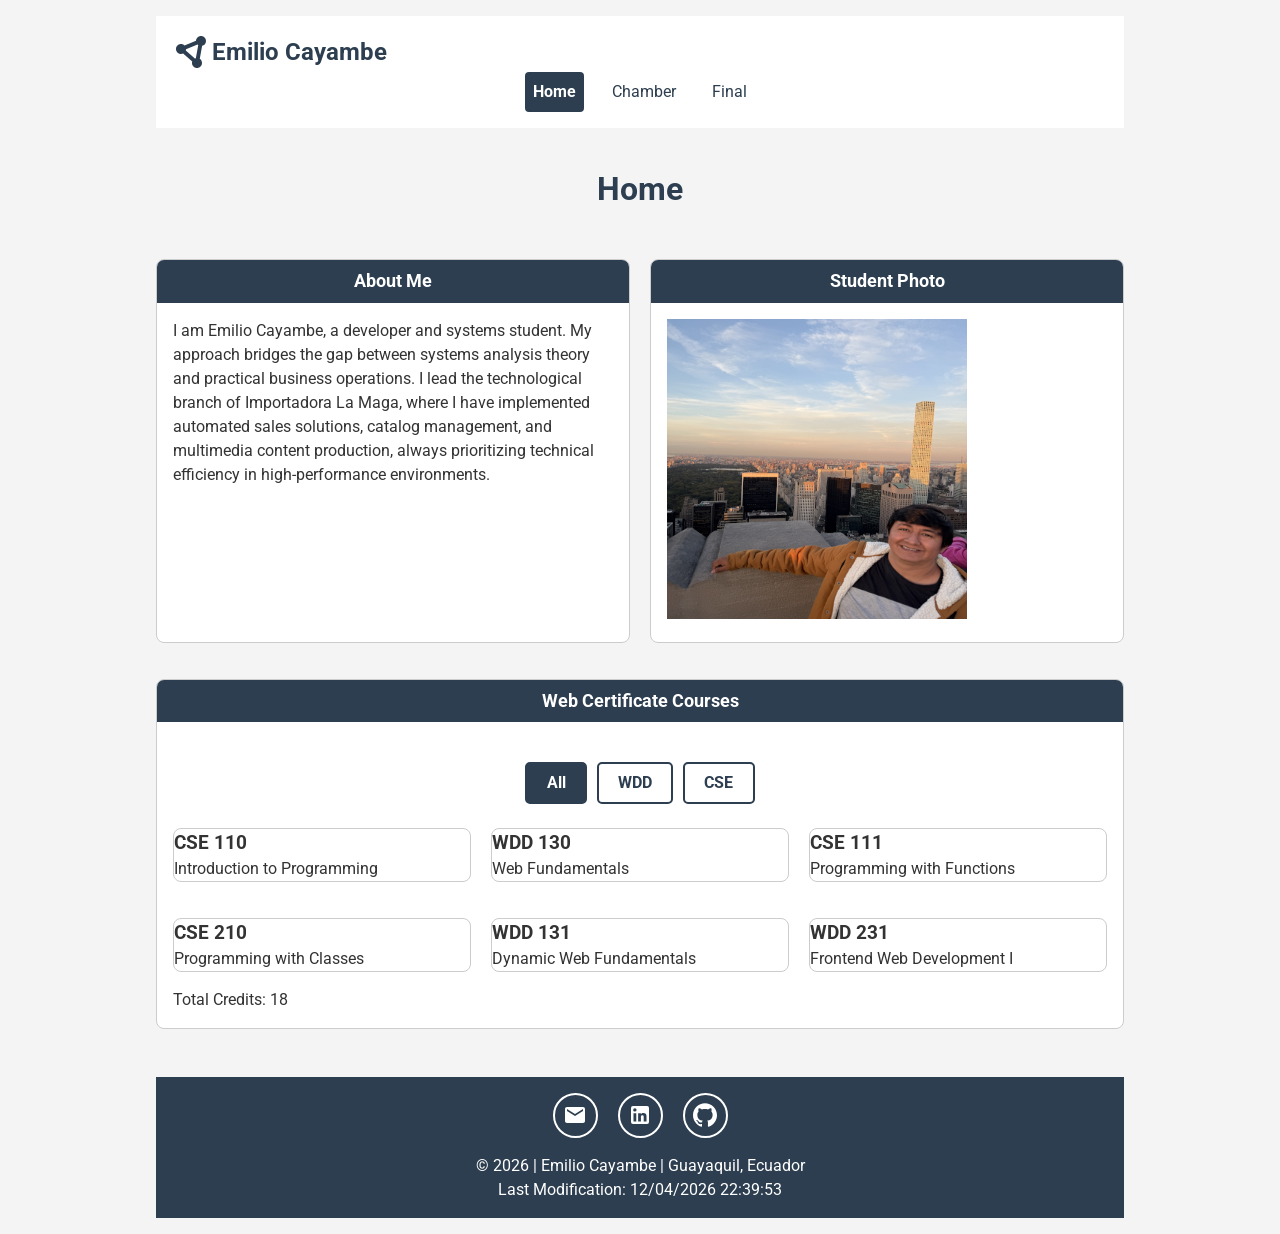
<file: index.html>
<!DOCTYPE html>
<html lang="en">

<head>
    <meta charset="UTF-8">
    <meta name="viewport" content="width=device-width, initial-scale=1.0">
    <title>WDD 231 - Course Home Page | Emilio Cayambe</title>
    <meta name="description" content="Course home page for Web Frontend Development I by Emilio Cayambe.">
    <meta name="author" content="Emilio Cayambe">

    <!-- Google Fonts -->
    <link rel="preconnect" href="https://fonts.googleapis.com">
    <link rel="preconnect" href="https://fonts.gstatic.com" crossorigin>
    <link href="https://fonts.googleapis.com/css2?family=Roboto:wght@400;700&display=swap" rel="stylesheet">

    <link rel="stylesheet" href="styles/normalize.css">
    <link rel="stylesheet" href="styles/small.css">
    <link rel="stylesheet" href="styles/larger.css">

    <script src="scripts/navigation.js" defer></script>
    <script src="scripts/date.js" defer></script>
    <script src="scripts/course.js" defer></script>
</head>

<body>
    <header>
        <img src="images/logo.svg" alt="Emilio logo">
        <span>Emilio Cayambe</span>
        <button id="menu" class="hamburger"></button>
        <nav>
            <ul class="navigation">
                <li><a href="#" class="active">Home</a></li>
                <li><a href="https://emiliocayambe.github.io/wdd231/chamber/">Chamber</a></li>
                <li><a href="#">Final</a></li>
            </ul>
        </nav>
    </header>

    <main>
        <h1>Home</h1>

        <!-- Section 1 -->
        <section class="card about-me">
            <h2>About Me</h2>
            <div class="card-content">
                <p>I am Emilio Cayambe, a developer and systems student. My approach bridges the gap between systems
                    analysis theory and practical business operations. I lead the technological branch of
                    Importadora La Maga, where I have implemented automated sales solutions, catalog management, and
                    multimedia content production, always prioritizing technical efficiency in high-performance
                    environments.</p>
            </div>
        </section>

        <!-- Section 2 -->
        <section class="card student-photo">
            <h2>Student Photo</h2>
            <div class="card-content">
                <img src="images/profile.jpeg" alt="Photo of Emilio Cayambe" width="300" height="300">
            </div>
        </section>

        <!-- Section 3 -->
        <section class="card">
            <h2>Web Certificate Courses</h2>
            <div class="card-content">
                <div id="course-buttons">
                    <button id="all" class="active">All</button>
                    <button id="wdd">WDD</button>
                    <button id="cse">CSE</button>
                </div>
                <div id="course-cards"></div>
                <p>Total Credits: <span id="total-credits"></span></p>
            </div>
        </section>
    </main>
    <footer>
        <div class="footer-contact">
            <a href="mailto:emilio.cayambe@example.com" aria-label="Email">
                <img src="images/email.svg" alt="Email" class="icon">
            </a>
            <a href="https://www.linkedin.com/in/emilio-cayambe-04a840b8/" target="_blank" aria-label="LinkedIn">
                <img src="images/linkedin.svg" alt="LinkedIn" class="icon">
            </a>
            <a href="https://github.com/emiliocayambe" target="_blank" aria-label="GitHub">
                <img src="images/github.svg" alt="GitHub" class="icon">
            </a>
        </div>
        <p>&copy; <span id="currentyear"></span> | Emilio Cayambe | Guayaquil, Ecuador</p>
        <p id="lastModified"></p>
    </footer>
</body>

</html>
</file>
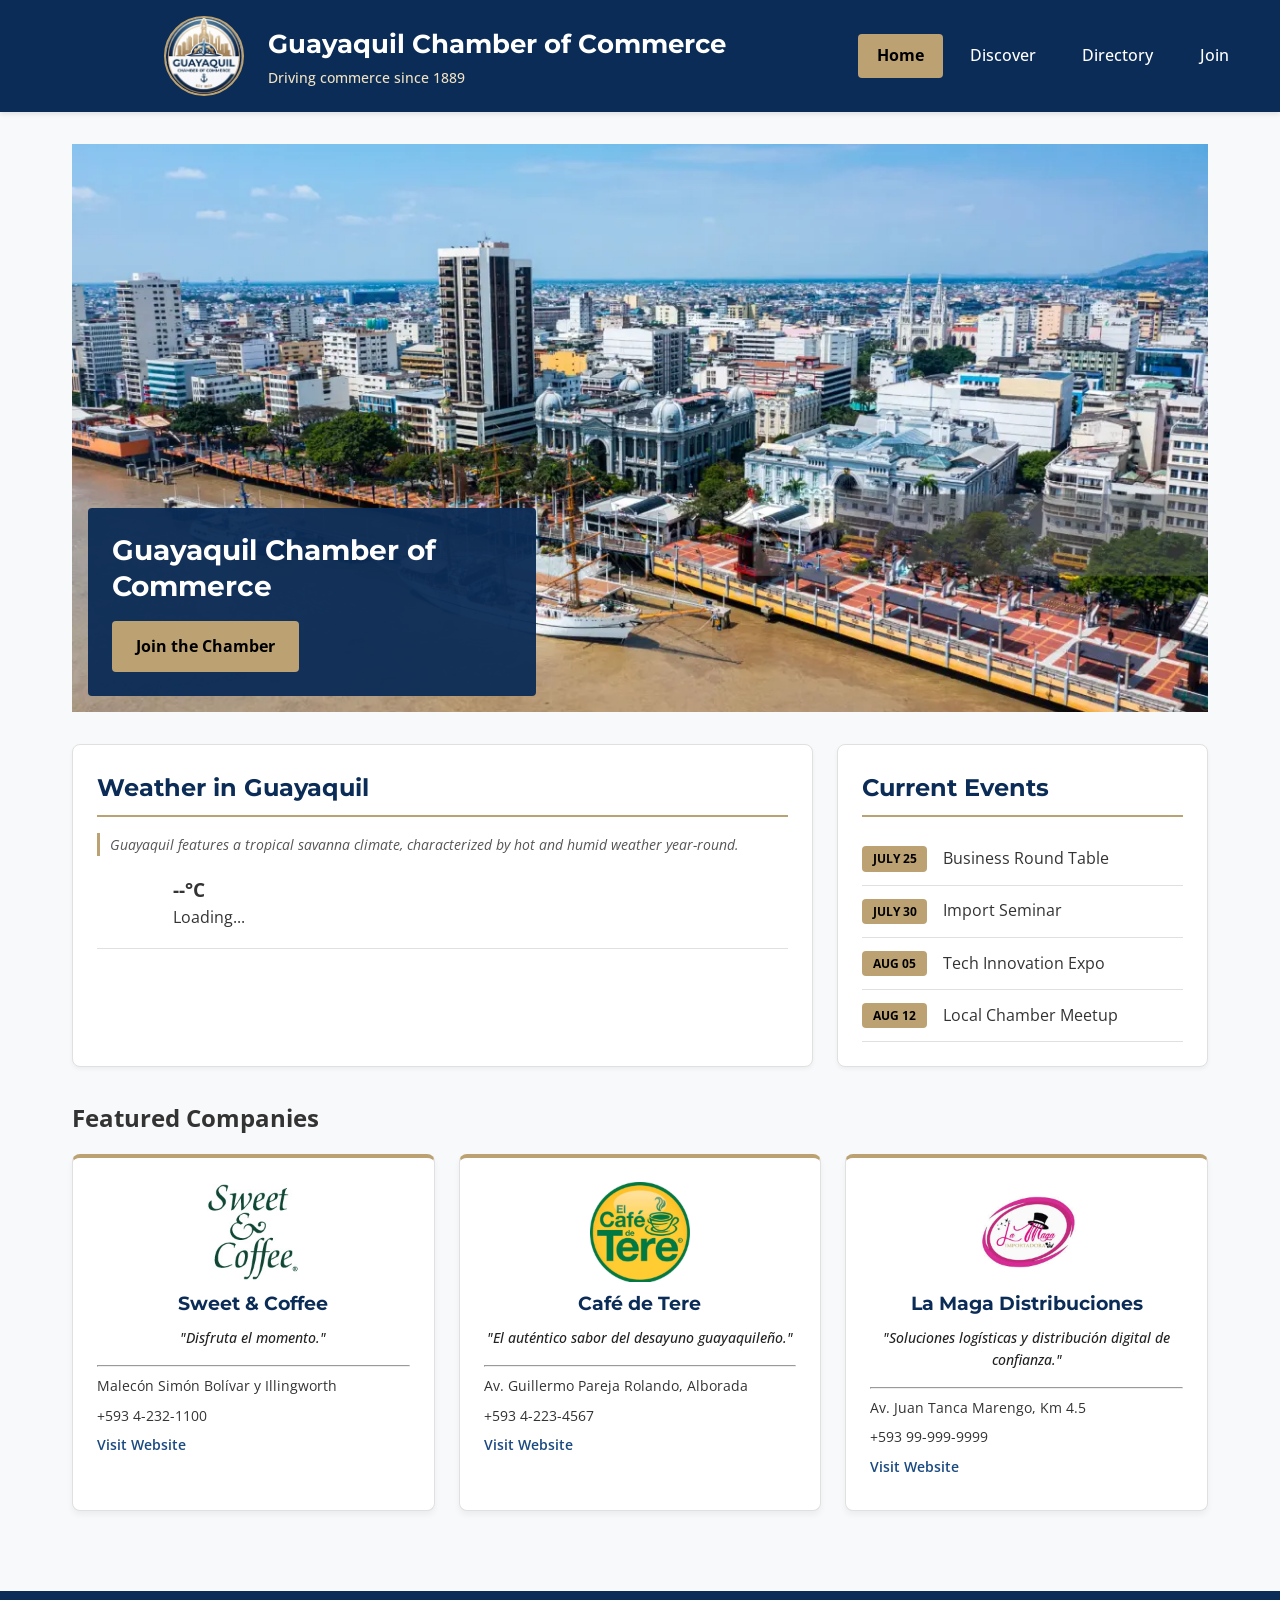
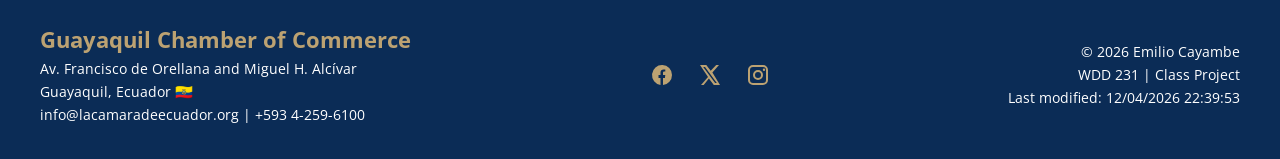
<file: chamber/index.html>
<!DOCTYPE html>
<html lang="en">

<head>
  <meta charset="UTF-8">
  <meta name="viewport" content="width=device-width, initial-scale=1.0">
  <title>Home - Guayaquil Chamber of Commerce</title>
  <meta name="description"
    content="Welcome to the Guayaquil Chamber of Commerce. Discover local business news, weather, and membership opportunities.">
  <meta name="author" content="Emilio Cayambe">

  <!-- Favicon -->
  <link rel="icon" href="images/favicon.png" type="image/png">

  <!-- Google Fonts -->
  <link rel="preconnect" href="https://fonts.googleapis.com">
  <link rel="preconnect" href="https://fonts.gstatic.com" crossorigin>
  <link
    href="https://fonts.googleapis.com/css2?family=Montserrat:wght@600;700&family=Open+Sans:wght@400;600&display=swap"
    rel="stylesheet">
<!-- Social Media Meta Tags (Open Graph) -->
  <meta property="fb:app_id" content="123456789012345">
  <meta property="og:title" content="Home - Guayaquil Chamber of Commerce">
  <meta property="og:type" content="website">
  <meta property="og:url" content="https://emiliocayambe.github.io/wdd231/chamber/index.html">
  <meta property="og:image" content="https://emiliocayambe.github.io/wdd231/chamber/images/logo.jpg">
  <meta property="og:description"
    content="Welcome to the Guayaquil Chamber of Commerce. Discover local business news, weather, and membership opportunities.">
  <meta property="og:site_name" content="Guayaquil Chamber of Commerce">

  <!-- CSS Links -->
  <!-- 1. Normalize directly from CDN to avoid 404 path issues -->
  <link rel="stylesheet" href="styles/normalize.css">
  <!-- 2. Your base mobile styles (always loaded) -->
  <link rel="stylesheet" href="styles/small.css">

  <!-- 3. Your desktop styles (loaded always, but managed internally by CSS @media) -->
  <link rel="stylesheet" href="styles/larger.css">
  <script src="scripts/main.js" defer></script>
</head>

<body>

  <header>
    <div class="header-container">
      <img class="logo" src="images/logo.jpg" alt="Guayaquil Chamber of Commerce Logo">
      <div class="header-titles">
        <p class="header-title-text">Guayaquil Chamber of Commerce</p>
        <p class="tagline">Driving commerce since 1889</p>
      </div>
    </div>

    <button id="menu-button" aria-label="Toggle navigation menu">
      <span></span>
      <span></span>
      <span></span>
    </button>

    <nav id="primary-nav">
      <ul class="nav-menu">
        <li><a href="index.html" class="active">Home</a></li>
        <li><a href="discover.html">Discover</a></li>
        <li><a href="directory.html">Directory</a></li>
        <li><a href="join.html">Join</a></li>
      </ul>
    </nav>
  </header>

  <main>
    <section class="hero-container">
      <picture>
        <img src="images/guayaquil-hero.webp" alt="Guayaquil Chamber of Commerce" width="1200" height="600">
      </picture>
      <div class="hero-label">
        <h1>Guayaquil Chamber of Commerce</h1>
        <a href="join.html" class="cta-button">Join the Chamber</a>
      </div>
    </section>

    <div class="home-grid">
      <section class="card weather weather-wide">
        <h2>Weather in Guayaquil</h2>
        <div id="weather-info">
          <p class="climate-desc">Guayaquil features a tropical savanna climate, characterized by hot and humid weather
            year-round.</p>

          <div class="current-weather">
            <img id="weather-icon"
              src="[data-uri]"
              alt="weather icon">
            <div>
              <h3 id="temp">--°C</h3>
              <p id="desc">Loading...</p>
            </div>
          </div>

          <div id="forecast-grid" class="forecast-grid">
            <!-- JS injects the forecast cards here   -->
          </div>
        </div>
      </section>
      <section class="card events">
        <h2>Current Events</h2>
        <ul id="event-list" class="event-list">
          <li><span class="event-date">July 25</span> Business Round Table</li>
          <li><span class="event-date">July 30</span> Import Seminar</li>
          <li><span class="event-date">Aug 05</span> Tech Innovation Expo</li>
          <li><span class="event-date">Aug 12</span> Local Chamber Meetup</li>
        </ul>
      </section>
    </div>

    <!-- Removed .card class here to avoid style conflicts -->
    <section id="spotlights-container" class="spotlights">
      <h2>Featured Companies</h2>
      <div class="spotlight-grid">
        <!-- JS will inject the cards here -->
      </div>
    </section>
  </main>

  <footer>
    <div class="footer-container">
      <div class="footer-info">
        <h2>Guayaquil Chamber of Commerce</h2>
        <p>Av. Francisco de Orellana and Miguel H. Alcívar</p>
        <p>Guayaquil, Ecuador 🇪🇨</p>
        <p>info@lacamaradeecuador.org | +593 4-259-6100</p>
      </div>

      <!-- social media icons -->
      <div class="footer-social">
                <a href="https://facebook.com" target="_blank" rel="noopener noreferrer" aria-label="Facebook">
                    <svg xmlns="http://www.w3.org/2000/svg" viewBox="0 0 24 24" aria-hidden="true"><path d="M22 12a10 10 0 1 0-11.5 9.9v-7h-2v-3h2v-2.3c0-2 1.2-3.1 3-3.1.9 0 1.8.1 1.8.1v2h-1c-1 0-1.3.6-1.3 1.2V12h2.3l-.4 3h-1.9v7A10 10 0 0 0 22 12z"/></svg>
                </a>
                <a href="https://twitter.com" target="_blank" rel="noopener noreferrer" aria-label="Twitter / X">
                    <svg xmlns="http://www.w3.org/2000/svg" viewBox="0 0 24 24" aria-hidden="true"><path d="M18.2 2H21l-6.6 7.5L22 22h-6.2l-4.9-6.4L5.7 22H3l7-8L2 2h6.3l4.4 5.8L18.2 2zm-1.1 18h1.7L7 3.9H5.2L17.1 20z"/></svg>
                </a>
                <a href="https://instagram.com" target="_blank" rel="noopener noreferrer" aria-label="Instagram">
                    <svg xmlns="http://www.w3.org/2000/svg" viewBox="0 0 24 24" aria-hidden="true"><path d="M7 2h10a5 5 0 0 1 5 5v10a5 5 0 0 1-5 5H7a5 5 0 0 1-5-5V7a5 5 0 0 1 5-5zm0 2a3 3 0 0 0-3 3v10a3 3 0 0 0 3 3h10a3 3 0 0 0 3-3V7a3 3 0 0 0-3-3H7zm11 1.5a1.2 1.2 0 1 1 0 2.4 1.2 1.2 0 0 1 0-2.4zM12 7a5 5 0 1 1 0 10 5 5 0 0 1 0-10zm0 2a3 3 0 1 0 0 6 3 3 0 0 0 0-6z"/></svg>
                </a>
            </div>

      <div class="footer-meta">
        <p>&copy; <span id="current-year"></span> Emilio Cayambe</p>
        <p>WDD 231 | Class Project</p>
        <p class="last-modified">Last modified: <span id="last-modified-date"></span></p>
      </div>
    </div>
  </footer>
</body>

</html>
</file>
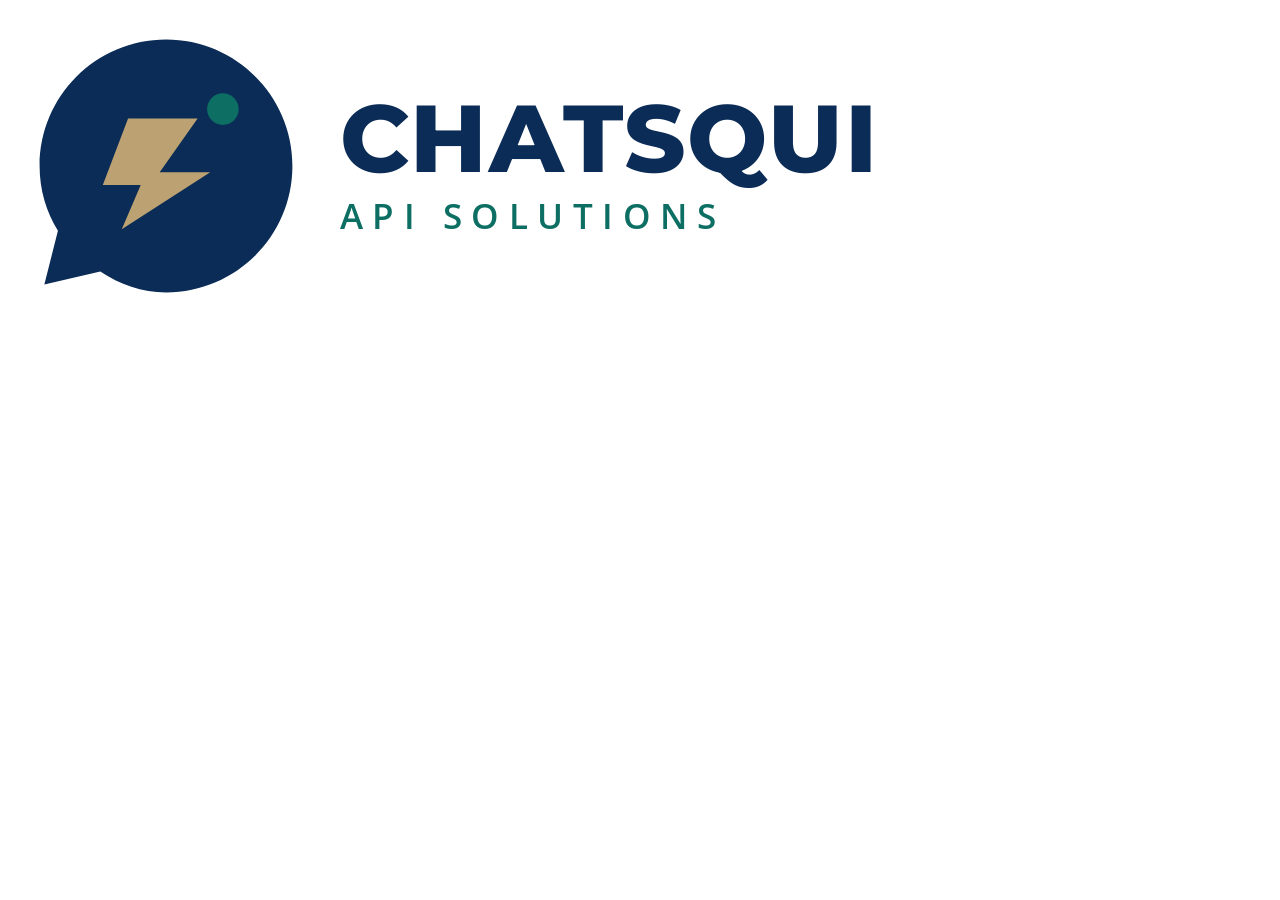
<file: chatsqui/index.html>
<!DOCTYPE html>
<html lang="en">

<head>
    <meta charset="UTF-8">
    <meta name="viewport" content="width=device-width, initial-scale=1.0">
    <!-- Google Fonts CDN -->
    <link rel="preconnect" href="https://fonts.googleapis.com">
    <link rel="preconnect" href="https://fonts.gstatic.com" crossorigin>
    <link
        href="https://fonts.googleapis.com/css2?family=Montserrat:wght@700;800&family=Open+Sans:wght@400;600&display=swap"
        rel="stylesheet">

    <title>Site Plan - Chatsqui API Solutions</title>
</head>

<body>
    <header>
        <svg xmlns="http://www.w3.org/2000/svg" viewBox="0 0 400 100" width="100%" height="auto">
            <!-- Icon Symbol (Isotype) -->
            <g transform="translate(10, 10)">
                <!-- Navy Chat Bubble Background -->
                <path
                    d="M 40 0 C 17.9 0 0 17.9 0 40 C 0 47.5 2.1 54.5 5.8 60.5 L 1.5 77.5 L 19.2 73.4 C 25.3 77.5 32.4 80 40 80 C 62.1 80 80 62.1 80 40 C 80 17.9 62.1 0 40 0 Z"
                    fill="#0b2c56" />

                <!-- Gold Chasqui Lightning Bolt (Speed & API Integration) -->
                <path d="M 28 25 L 50 25 L 38 42 L 54 42 L 26 60 L 32 46 L 20 46 Z" fill="#bca272" />

                <!-- Teal Connection Node -->
                <circle cx="58" cy="22" r="5" fill="#0d6e63" />
            </g>

            <!-- Typography / Text Elements -->
            <text x="105" y="52" font-family="'Montserrat', sans-serif" font-weight="800" font-size="30" fill="#0b2c56"
                letter-spacing="0.5">CHATSQUI</text>
            <text x="105" y="70" font-family="'Open Sans', sans-serif" font-weight="600" font-size="11" fill="#0d6e63"
                letter-spacing="3">API SOLUTIONS</text>
        </svg>


    </header>
    <main>

    </main>
    <footer>

    </footer>
</body>

</html>
</file>
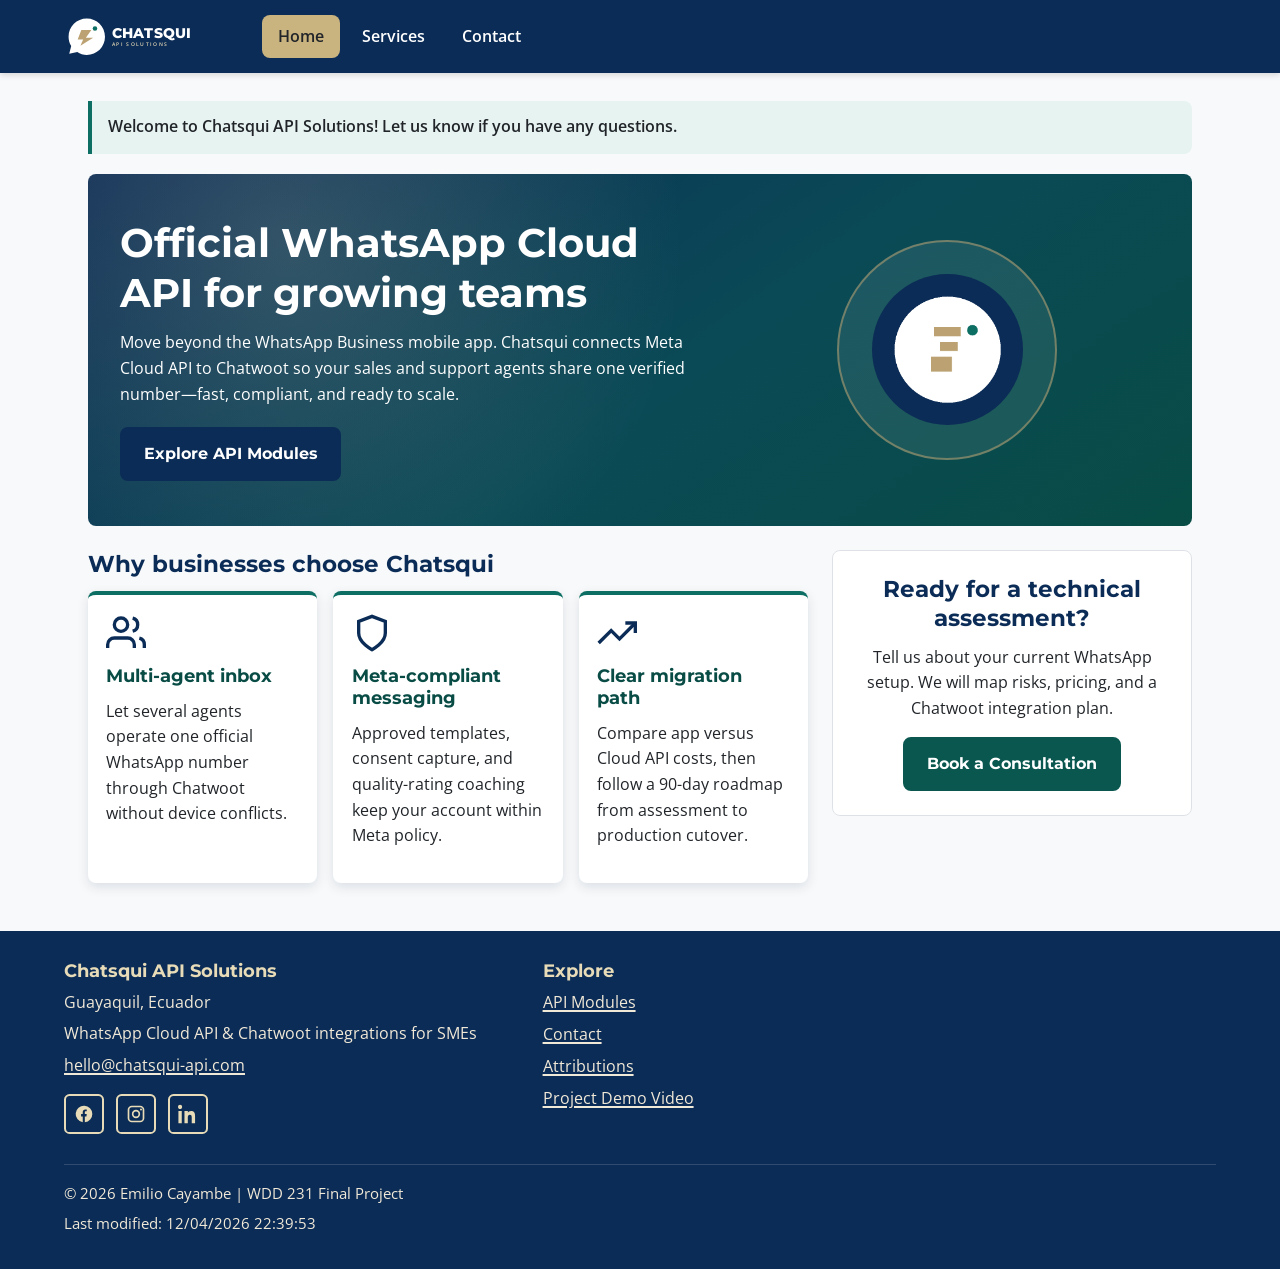
<file: final/index.html>
<!DOCTYPE html>
<html lang="en">

<head>
  <meta charset="UTF-8">
  <meta name="viewport" content="width=device-width, initial-scale=1.0">
  <title>Home | Chatsqui API Solutions</title>
  <meta name="description"
    content="Chatsqui API Solutions helps Ecuadorian SMEs migrate from the WhatsApp Business app to Meta Cloud API with Chatwoot multi-agent inboxes.">
  <meta name="author" content="Emilio Cayambe">
  <link rel="icon" href="images/favicon.ico" type="image/x-icon">

  <link rel="preconnect" href="https://fonts.googleapis.com">
  <link rel="preconnect" href="https://fonts.gstatic.com" crossorigin>
  <link
    href="https://fonts.googleapis.com/css2?family=Montserrat:wght@600;700;800&family=Open+Sans:wght@400;600;700&display=swap"
    rel="stylesheet">

  <meta property="og:title" content="Chatsqui API Solutions | WhatsApp Cloud API Home">
  <meta property="og:type" content="website">
  <meta property="og:url" content="https://emiliocayambe.github.io/wdd231/final/index.html">
  <meta property="og:image" content="https://emiliocayambe.github.io/wdd231/final/images/og-banner.png">
  <meta property="og:description"
    content="Migrate from the WhatsApp Business app to Meta Cloud API with Chatwoot. Multi-agent inboxes built for growing Ecuadorian SMEs.">
  <meta property="og:site_name" content="Chatsqui API Solutions">

  <link rel="stylesheet" href="styles/normalize.css">
  <link rel="stylesheet" href="styles/base.css">
  <link rel="stylesheet" href="styles/small.css">
  <link rel="stylesheet" href="styles/larger.css">
  <script src="scripts/main.js" defer></script>
</head>

<body>
  <a class="skip-link" href="#main-content">Skip to main content</a>

  <header>
    <div class="header-bar">
      <a href="index.html" class="brand" aria-label="Chatsqui API Solutions Home">
        <svg class="brand-logo" xmlns="http://www.w3.org/2000/svg" viewBox="0 0 400 100" width="220" height="55"
          role="img" aria-labelledby="logoTitle logoDesc">
          <title id="logoTitle">Chatsqui API Solutions Logo</title>
          <desc id="logoDesc">Chat bubble with speed bolt and connection node beside the Chatsqui API Solutions wordmark
          </desc>
          <g transform="translate(10, 10)">
            <path
              d="M 40 0 C 17.9 0 0 17.9 0 40 C 0 47.5 2.1 54.5 5.8 60.5 L 1.5 77.5 L 19.2 73.4 C 25.3 77.5 32.4 80 40 80 C 62.1 80 80 62.1 80 40 C 80 17.9 62.1 0 40 0 Z"
              fill="#ffffff" />
            <path d="M 28 25 L 50 25 L 38 42 L 54 42 L 26 60 L 32 46 L 20 46 Z" fill="#bca272" />
            <circle cx="58" cy="22" r="5" fill="#0d6e63" />
          </g>
          <text x="105" y="52" font-family="'Montserrat', sans-serif" font-weight="800" font-size="30" fill="#ffffff"
            letter-spacing="0.5">CHATSQUI</text>
          <text x="105" y="70" font-family="'Open Sans', sans-serif" font-weight="600" font-size="11" fill="#e8dcb8"
            letter-spacing="3">API SOLUTIONS</text>
        </svg>
      </a>

      <button id="menu-button" type="button" aria-label="Toggle navigation menu" aria-controls="primary-nav"
        aria-expanded="false">
        <span></span>
        <span></span>
        <span></span>
      </button>

      <nav id="primary-nav" aria-label="Primary">
        <ul class="nav-menu">
          <li><a href="index.html" class="current" aria-current="page">Home</a></li>
          <li><a href="services.html">Services</a></li>
          <li><a href="contact.html">Contact</a></li>
        </ul>
      </nav>
    </div>
  </header>

  <main id="main-content">
    <p id="visit-message" role="status" aria-live="polite"></p>

    <div class="home-layout">
      <section class="hero" aria-labelledby="hero-heading">
        <div class="hero-copy">
          <h1 id="hero-heading">Official WhatsApp Cloud API for growing teams</h1>
          <p>
            Move beyond the WhatsApp Business mobile app. Chatsqui connects Meta Cloud API to Chatwoot
            so your sales and support agents share one verified number—fast, compliant, and ready to scale.
          </p>
          <a class="site-button" href="services.html">Explore API Modules</a>
        </div>
        <div class="hero-visual">
          <div class="hero-mark">
            <img src="images/logo.png" alt="Chatsqui chat bubble brand mark" width="200" height="200"
              class="hero-logo-img">
          </div>
        </div>
      </section>

      <section class="features" aria-labelledby="features-heading">
        <h2 id="features-heading">Why businesses choose Chatsqui</h2>
        <div class="feature-grid">
          <article class="feature-item">
            <svg class="feature-icon" xmlns="http://www.w3.org/2000/svg" viewBox="0 0 24 24" fill="none"
              stroke="currentColor" stroke-width="2" aria-hidden="true">
              <path d="M17 21v-2a4 4 0 0 0-4-4H5a4 4 0 0 0-4 4v2" />
              <circle cx="9" cy="7" r="4" />
              <path d="M23 21v-2a4 4 0 0 0-3-3.87" />
              <path d="M16 3.13a4 4 0 0 1 0 7.75" />
            </svg>
            <h3>Multi-agent inbox</h3>
            <p>Let several agents operate one official WhatsApp number through Chatwoot without device conflicts.</p>
          </article>
          <article class="feature-item">
            <svg class="feature-icon" xmlns="http://www.w3.org/2000/svg" viewBox="0 0 24 24" fill="none"
              stroke="currentColor" stroke-width="2" aria-hidden="true">
              <path d="M12 22s8-4 8-10V5l-8-3-8 3v7c0 6 8 10 8 10z" />
            </svg>
            <h3>Meta-compliant messaging</h3>
            <p>Approved templates, consent capture, and quality-rating coaching keep your account within Meta policy.
            </p>
          </article>
          <article class="feature-item">
            <svg class="feature-icon" xmlns="http://www.w3.org/2000/svg" viewBox="0 0 24 24" fill="none"
              stroke="currentColor" stroke-width="2" aria-hidden="true">
              <polyline points="23 6 13.5 15.5 8.5 10.5 1 18" />
              <polyline points="17 6 23 6 23 12" />
            </svg>
            <h3>Clear migration path</h3>
            <p>Compare app versus Cloud API costs, then follow a 90-day roadmap from assessment to production cutover.
            </p>
          </article>
        </div>
      </section>

      <aside class="cta-panel" aria-labelledby="cta-heading">
        <h2 id="cta-heading">Ready for a technical assessment?</h2>
        <p>Tell us about your current WhatsApp setup. We will map risks, pricing, and a Chatwoot integration plan.</p>
        <a class="site-button site-button-accent" href="contact.html">Book a Consultation</a>
      </aside>
    </div>
  </main>

  <footer>
    <div class="footer-grid">
      <div>
        <h2>Chatsqui API Solutions</h2>
        <p>Guayaquil, Ecuador</p>
        <p>WhatsApp Cloud API &amp; Chatwoot integrations for SMEs</p>
        <p><a href="mailto:hello@chatsqui-api.com">hello@chatsqui-api.com</a></p>

        <div class="footer-social">
          <a href="https://www.facebook.com/emilio.cayambe" target="_blank" rel="noopener noreferrer"
            aria-label="Facebook">
            <svg xmlns="http://www.w3.org/2000/svg" viewBox="0 0 24 24" width="24" height="24" aria-hidden="true"
              focusable="false">
              <path fill="currentColor"
                d="M22 12a10 10 0 1 0-11.5 9.9v-7h-2v-3h2v-2.3c0-2 1.2-3.1 3-3.1.9 0 1.8.1 1.8.1v2h-1c-1 0-1.3.6-1.3 1.2V12h2.3l-.4 3h-1.9v7A10 10 0 0 0 22 12z" />
            </svg>
          </a>
          <a href="https://www.instagram.com/emiliocayambe/" target="_blank" rel="noopener noreferrer" aria-label="Instagram">
            <svg xmlns="http://www.w3.org/2000/svg" viewBox="0 0 24 24" width="24" height="24" aria-hidden="true"
              focusable="false">
              <path fill="currentColor"
                d="M7 2h10a5 5 0 0 1 5 5v10a5 5 0 0 1-5 5H7a5 5 0 0 1-5-5V7a5 5 0 0 1 5-5zm0 2a3 3 0 0 0-3 3v10a3 3 0 0 0 3 3h10a3 3 0 0 0 3-3V7a3 3 0 0 0-3-3H7zm11 1.5a1.2 1.2 0 1 1 0 2.4 1.2 1.2 0 0 1 0-2.4zM12 7a5 5 0 1 1 0 10 5 5 0 0 1 0-10zm0 2a3 3 0 1 0 0 6 3 3 0 0 0 0-6z" />
            </svg>
          </a>
          <a href="https://www.linkedin.com/in/emilio-cayambe-04a840b8/" target="_blank" rel="noopener noreferrer"
            aria-label="LinkedIn">
            <svg xmlns="http://www.w3.org/2000/svg" viewBox="0 0 24 24" width="24" height="24" aria-hidden="true"
              focusable="false">
              <path fill="currentColor"
                d="M4.98 3.5C4.98 4.88 3.86 6 2.5 6S0 4.88 0 3.5 1.12 1 2.5 1s2.48 1.12 2.48 2.5zM.5 8.5h4V23h-4V8.5zm7.5 0h3.84v1.98h.05c.53-1 1.84-2.05 3.79-2.05 4.05 0 4.8 2.67 4.8 6.14V23h-4v-6.6c0-1.57-.03-3.6-2.19-3.6-2.2 0-2.53 1.71-2.53 3.48V23h-4V8.5z" />
            </svg>
          </a>
        </div>
      </div>
      <div>
        <h2>Explore</h2>
        <ul class="footer-links">
          <li><a href="services.html">API Modules</a></li>
          <li><a href="contact.html">Contact</a></li>
          <li><a href="attributions.html">Attributions</a></li>
          <li><a href="https://youtu.be/6WSDE4mc678" target="_blank" rel="noopener noreferrer">Project Demo Video</a></li>
        </ul>
      </div>
      <div class="footer-meta">
        <p>&copy; <span id="year"></span> Emilio Cayambe | WDD 231 Final Project</p>
        <p>Last modified: <span id="lastModified"></span></p>
      </div>
    </div>
  </footer>
</body>

</html>
</file>
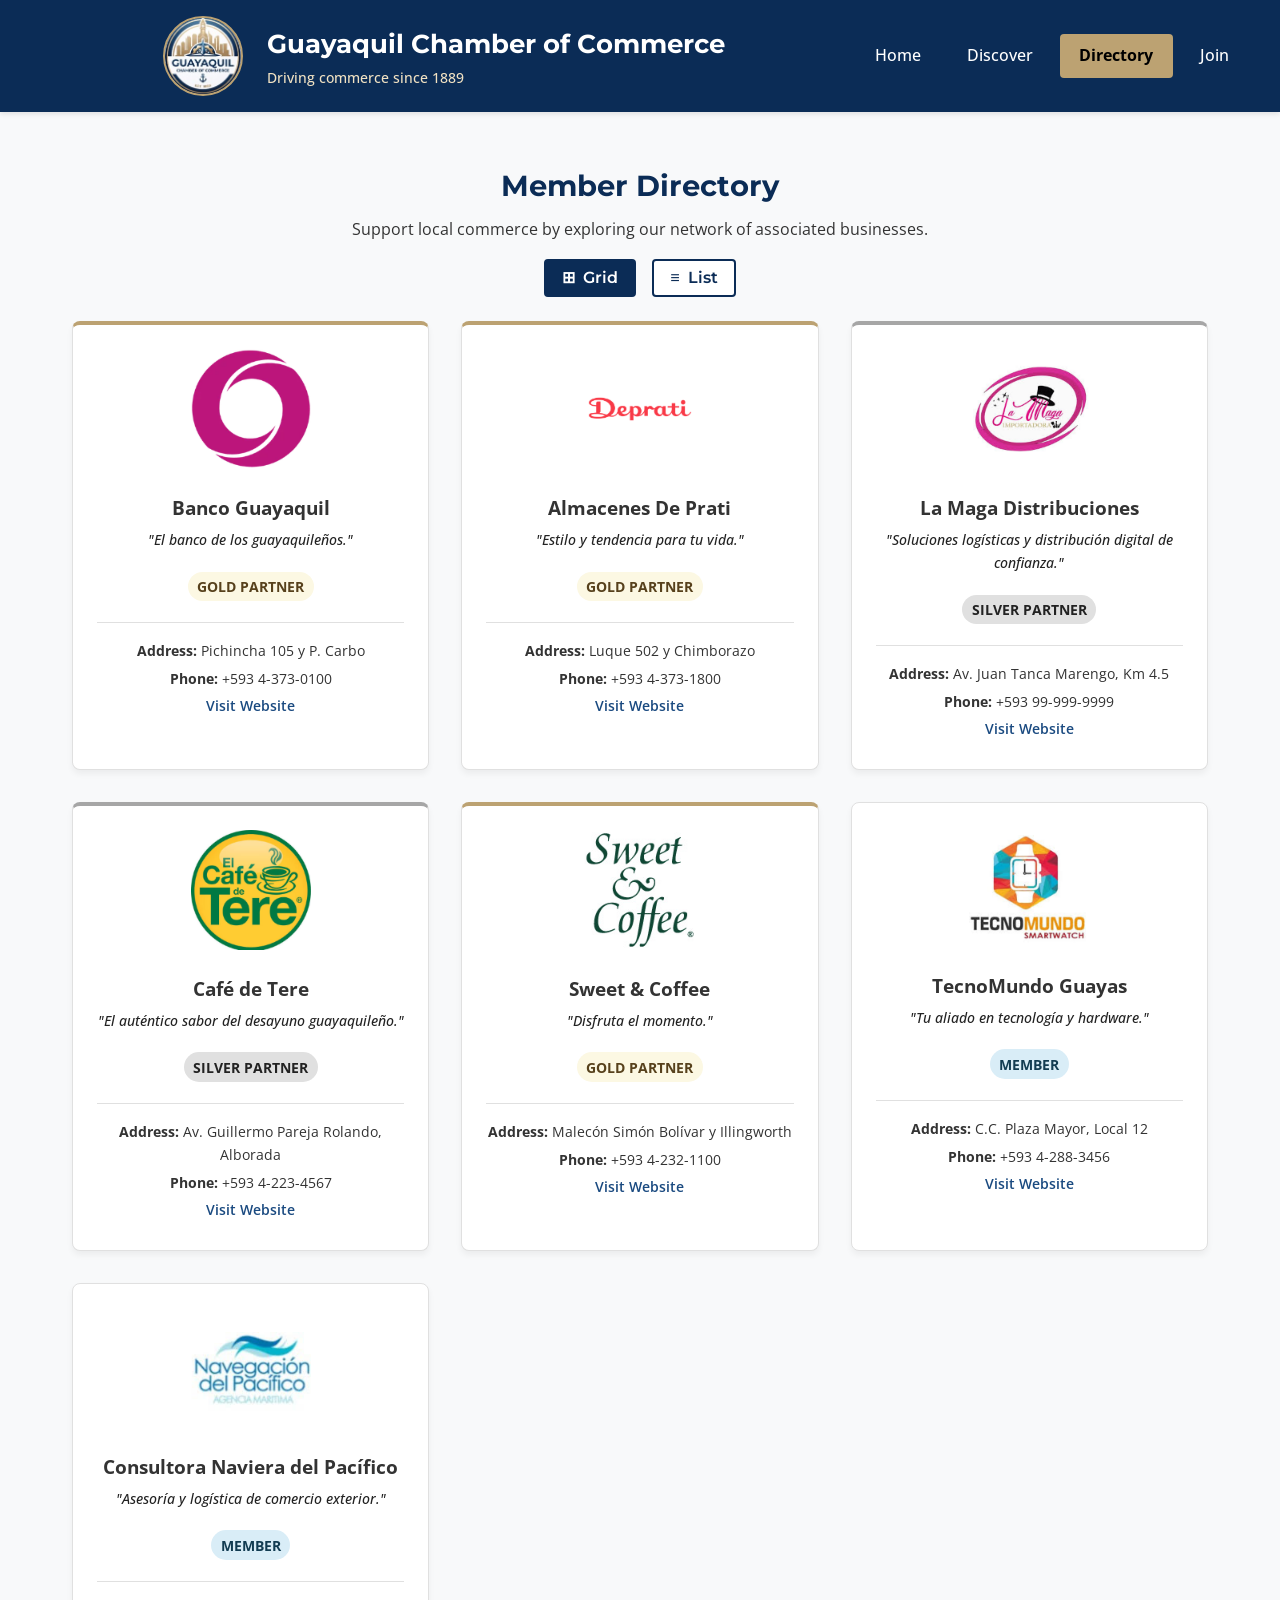
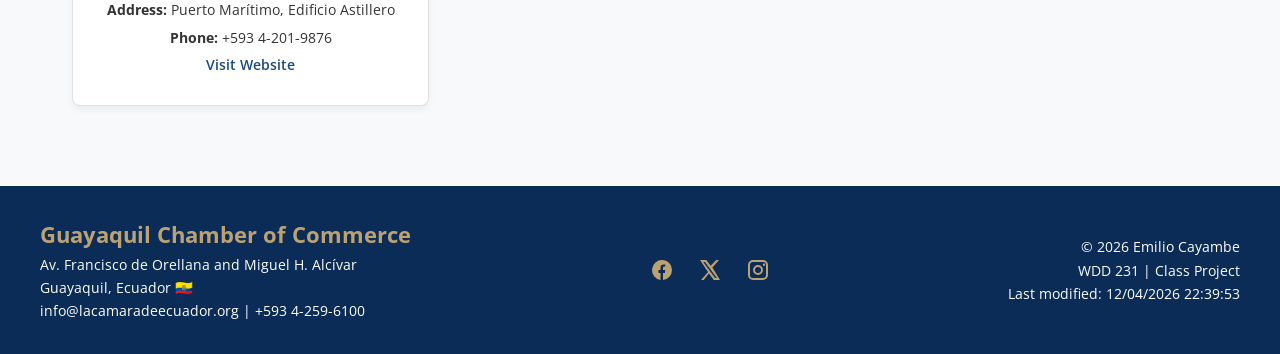
<file: chamber/directory.html>
<!DOCTYPE html>
<html lang="en">

<head>
  <meta charset="UTF-8">
  <meta name="viewport" content="width=device-width, initial-scale=1.0">
  <title>Member Directory - Guayaquil Chamber of Commerce</title>
  <meta name="description"
    content="Official directory of the Guayaquil Chamber of Commerce members. Find local businesses, industries, and services.">
  <meta name="author" content="Emilio Cayambe">

  <!-- Favicon -->
  <link rel="icon" href="images/favicon.png" type="image/png">

  <!-- Google Fonts -->
  <link rel="preconnect" href="https://fonts.googleapis.com">
  <link rel="preconnect" href="https://fonts.gstatic.com" crossorigin>
  <link
    href="https://fonts.googleapis.com/css2?family=Montserrat:wght@600;700&family=Open+Sans:wght@400;600&display=swap"
    rel="stylesheet">
<!-- Social Media Meta Tags (Open Graph) -->
  <meta property="fb:app_id" content="123456789012345">
  <meta property="og:title" content="Member Directory - Guayaquil Chamber of Commerce">
  <meta property="og:type" content="website">
  <meta property="og:url" content="https://emiliocayambe.github.io/wdd231/chamber/directory.html">
  <meta property="og:image" content="https://emiliocayambe.github.io/wdd231/chamber/images/logo.jpg">
  <meta property="og:description"
    content="Explore and connect with the companies and businesses driving Guayaquil's economy.">
  <meta property="og:site_name" content="Guayaquil Chamber of Commerce">

  <!-- CSS Links -->
  <!-- 1. Normalize directly from CDN to avoid 404 path issues -->
  <link rel="stylesheet" href="styles/normalize.css">
  <!-- 2. Your base mobile styles (always loaded) -->
  <link rel="stylesheet" href="styles/small.css">

  <!-- 3. Your desktop styles (loaded always, but managed internally by CSS @media) -->
  <link rel="stylesheet" href="styles/larger.css">
  <script src="scripts/main.js" defer></script>
  <script src="scripts/directory.js" defer></script>
</head>

<body>

  <header>
    <div class="header-container">
      <img class="logo" src="images/logo.jpg" alt="Guayaquil Chamber of Commerce Logo">
      <div class="header-titles">
        <p class="header-title-text">Guayaquil Chamber of Commerce</p>
        <p class="tagline">Driving commerce since 1889</p>
      </div>
    </div>

    <button id="menu-button" aria-label="Toggle navigation menu">
      <span></span>
      <span></span>
      <span></span>
    </button>

    <nav id="primary-nav">
      <ul class="nav-menu">
        <li><a href="index.html">Home</a></li>
        <li><a href="discover.html">Discover</a></li>
        <li><a href="directory.html" class="active">Directory</a></li>
        <li><a href="join.html">Join</a></li>
      </ul>
    </nav>
  </header>

  <main>
    <section class="directory-intro">
      <h1>Member Directory</h1>
      <p>Support local commerce by exploring our network of associated businesses.</p>

      <div class="view-controls">
        <button id="grid-view-btn" class="active" aria-label="Grid View">
          <span class="icon">⊞</span> Grid
        </button>
        <button id="list-view-btn" aria-label="List View">
          <span class="icon">≡</span> List
        </button>
      </div>
    </section>

    <section id="members-container" class="grid-view">
      <!-- Members will be injected here via JavaScript -->
    </section>
  </main>

  <footer>
    <div class="footer-container">
      <div class="footer-info">
        <h2>Guayaquil Chamber of Commerce</h2>
        <p>Av. Francisco de Orellana and Miguel H. Alcívar</p>
        <p>Guayaquil, Ecuador 🇪🇨</p>
        <p>info@lacamaradeecuador.org | +593 4-259-6100</p>
      </div>

      <!-- social media icons -->
      <div class="footer-social">
                <a href="https://facebook.com" target="_blank" rel="noopener noreferrer" aria-label="Facebook">
                    <svg xmlns="http://www.w3.org/2000/svg" viewBox="0 0 24 24" aria-hidden="true"><path d="M22 12a10 10 0 1 0-11.5 9.9v-7h-2v-3h2v-2.3c0-2 1.2-3.1 3-3.1.9 0 1.8.1 1.8.1v2h-1c-1 0-1.3.6-1.3 1.2V12h2.3l-.4 3h-1.9v7A10 10 0 0 0 22 12z"/></svg>
                </a>
                <a href="https://twitter.com" target="_blank" rel="noopener noreferrer" aria-label="Twitter / X">
                    <svg xmlns="http://www.w3.org/2000/svg" viewBox="0 0 24 24" aria-hidden="true"><path d="M18.2 2H21l-6.6 7.5L22 22h-6.2l-4.9-6.4L5.7 22H3l7-8L2 2h6.3l4.4 5.8L18.2 2zm-1.1 18h1.7L7 3.9H5.2L17.1 20z"/></svg>
                </a>
                <a href="https://instagram.com" target="_blank" rel="noopener noreferrer" aria-label="Instagram">
                    <svg xmlns="http://www.w3.org/2000/svg" viewBox="0 0 24 24" aria-hidden="true"><path d="M7 2h10a5 5 0 0 1 5 5v10a5 5 0 0 1-5 5H7a5 5 0 0 1-5-5V7a5 5 0 0 1 5-5zm0 2a3 3 0 0 0-3 3v10a3 3 0 0 0 3 3h10a3 3 0 0 0 3-3V7a3 3 0 0 0-3-3H7zm11 1.5a1.2 1.2 0 1 1 0 2.4 1.2 1.2 0 0 1 0-2.4zM12 7a5 5 0 1 1 0 10 5 5 0 0 1 0-10zm0 2a3 3 0 1 0 0 6 3 3 0 0 0 0-6z"/></svg>
                </a>
            </div>

      <div class="footer-meta">
        <p>&copy; <span id="current-year"></span> Emilio Cayambe</p>
        <p>WDD 231 | Class Project</p>
        <p class="last-modified">Last modified: <span id="last-modified-date"></span></p>
      </div>
    </div>
  </footer>
</body>

</html>
</file>
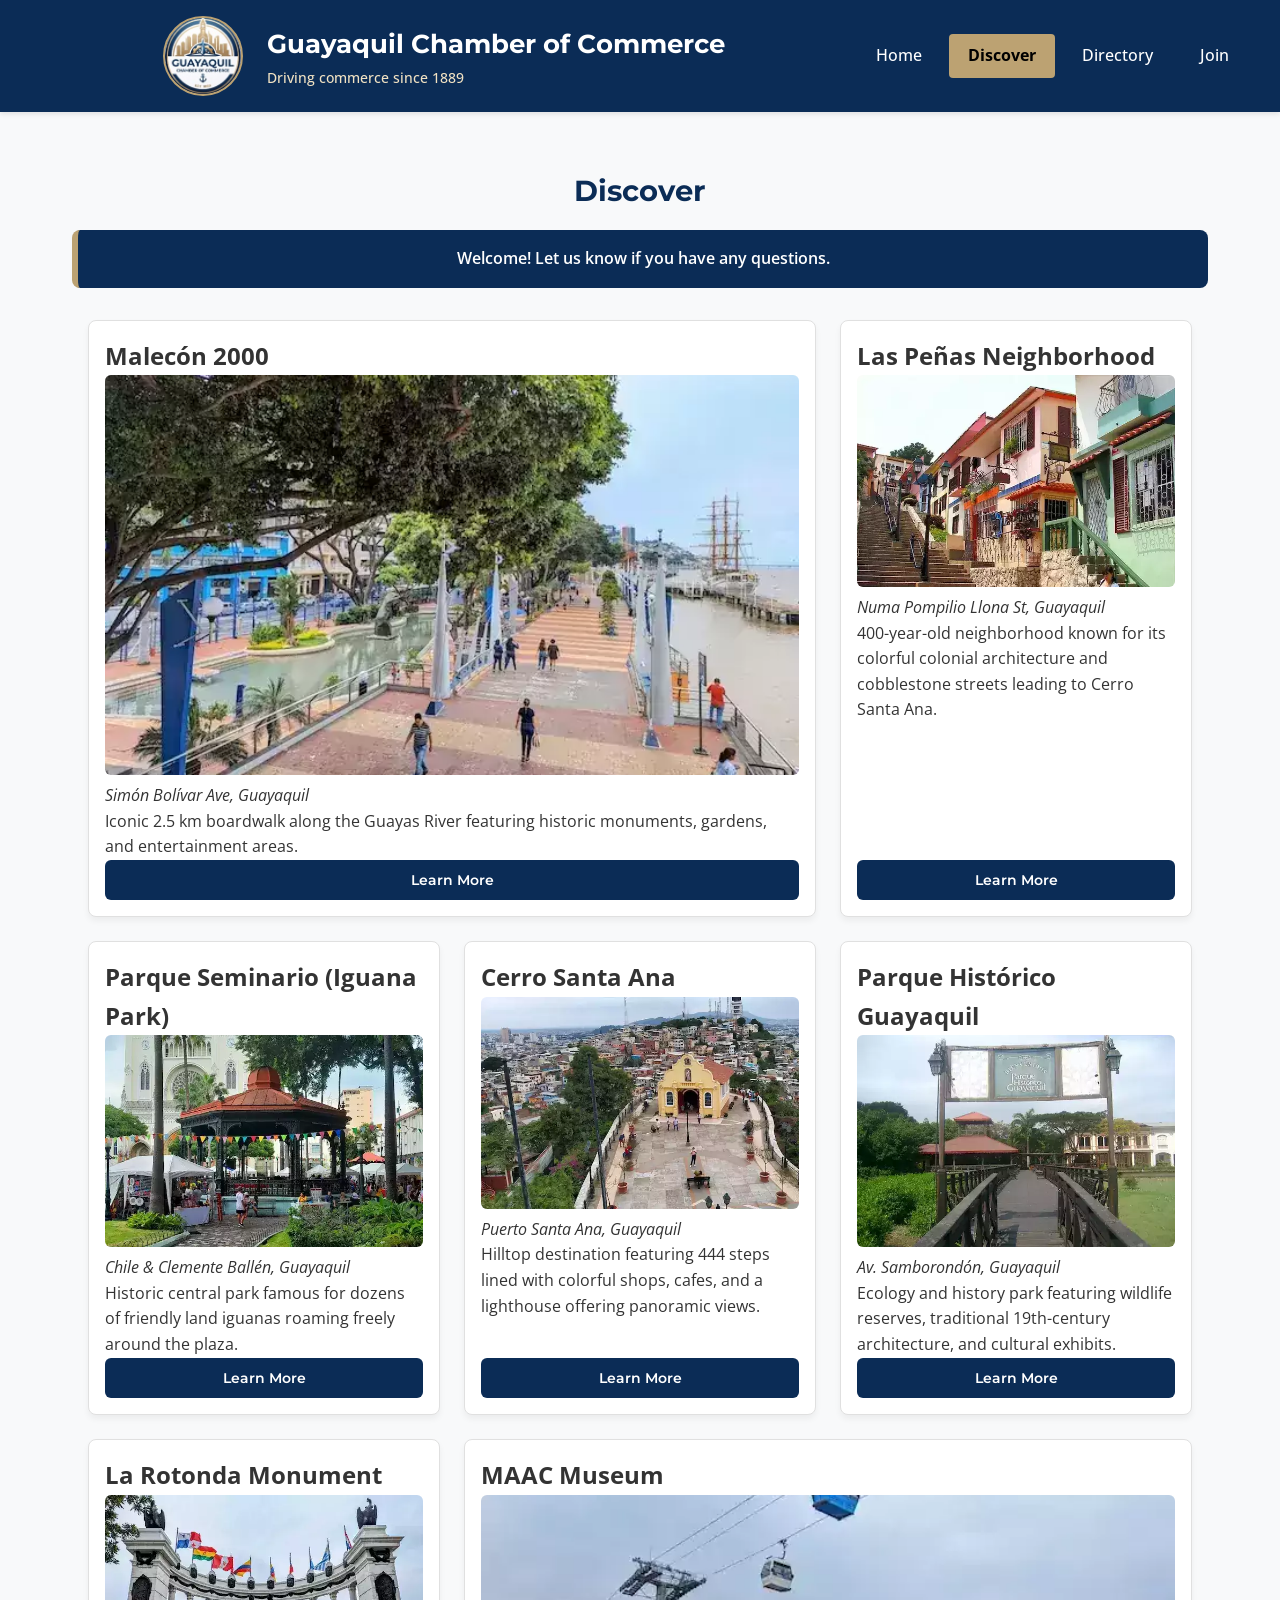
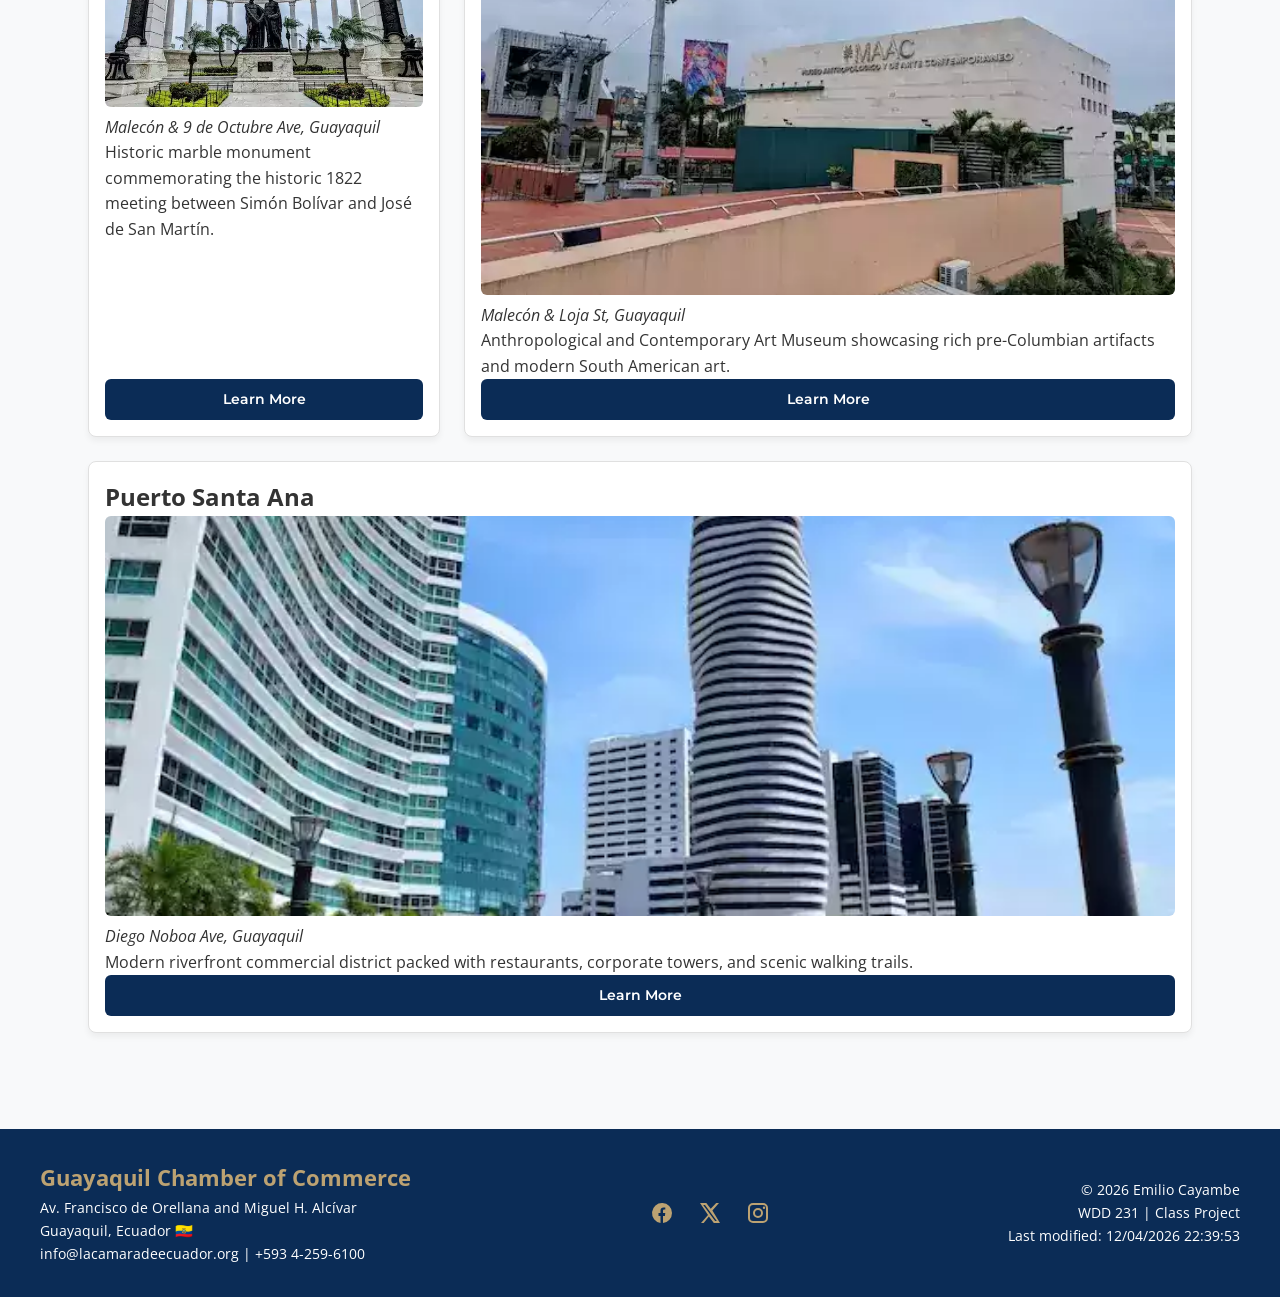
<file: chamber/discover.html>
<!DOCTYPE html>
<html lang="en">

<head>
    <meta charset="UTF-8">
    <meta name="viewport" content="width=device-width, initial-scale=1.0">
    <title>Discover - Guayaquil Chamber of Commerce</title>
    <meta name="description"
        content="Discover Guayaquil attractions, landmarks, and area features for visitors and prospective Chamber members.">
    <meta name="author" content="Emilio Cayambe">

    <!-- Favicon -->
    <link rel="icon" href="images/favicon.png" type="image/png">

    <!-- Google Fonts -->
    <link rel="preconnect" href="https://fonts.googleapis.com">
    <link rel="preconnect" href="https://fonts.gstatic.com" crossorigin>
    <link
        href="https://fonts.googleapis.com/css2?family=Montserrat:wght@600;700&family=Open+Sans:wght@400;600&display=swap"
        rel="stylesheet">

    <!-- Social Media Meta Tags -->
    <meta property="fb:app_id" content="123456789012345">
    <meta property="og:title" content="Discover - Guayaquil Chamber of Commerce">
    <meta property="og:type" content="website">
    <meta property="og:url" content="https://emiliocayambe.github.io/wdd231/chamber/discover.html">
    <meta property="og:image" content="https://emiliocayambe.github.io/wdd231/chamber/images/logo.jpg">
    <meta property="og:description" content="Explore the key features, demographics, and attractions of Guayaquil.">
    <meta property="og:site_name" content="Guayaquil Chamber of Commerce">

    <!-- CSS Links -->
    <link rel="stylesheet" href="styles/normalize.css">
    <link rel="stylesheet" href="styles/small.css">
    <link rel="stylesheet" href="styles/discover.css">
    <link rel="stylesheet" href="styles/larger.css">

    <!-- JavaScript Files -->
    <script src="scripts/main.js" defer></script>
    <script type="module" src="scripts/discover.js"></script>
</head>

<body>

    <header>
        <div class="header-container">
            <img class="logo" src="images/logo.jpg" alt="Guayaquil Chamber of Commerce Logo">
            <div class="header-titles">
                <p class="header-title-text">Guayaquil Chamber of Commerce</p>
                <p class="tagline">Driving commerce since 1889</p>
            </div>
        </div>

        <button id="menu-button" aria-label="Toggle navigation menu">
            <span></span>
            <span></span>
            <span></span>
        </button>

        <nav id="primary-nav">
            <ul class="nav-menu">
                <li><a href="index.html">Home</a></li>
                <li><a href="discover.html" class="active">Discover</a></li>
                <li><a href="directory.html">Directory</a></li>
                <li><a href="join.html">Join</a></li>
            </ul>
        </nav>
    </header>

    <main>
        <h1>Discover</h1>
        <div id="visit-message" aria-live="polite"></div>

        <section class="discover-grid" id="discover-grid">
            <!-- dinamic loading  -->
        </section>
    </main>

    <footer>
        <div class="footer-container">
            <div class="footer-info">
                <h2>Guayaquil Chamber of Commerce</h2>
                <p>Av. Francisco de Orellana and Miguel H. Alcívar</p>
                <p>Guayaquil, Ecuador 🇪🇨</p>
                <p>info@lacamaradeecuador.org | +593 4-259-6100</p>
            </div>

            <!-- social media icons -->
            <div class="footer-social">
                <a href="https://facebook.com" target="_blank" rel="noopener noreferrer" aria-label="Facebook">
                    <svg xmlns="http://www.w3.org/2000/svg" viewBox="0 0 24 24" aria-hidden="true"><path d="M22 12a10 10 0 1 0-11.5 9.9v-7h-2v-3h2v-2.3c0-2 1.2-3.1 3-3.1.9 0 1.8.1 1.8.1v2h-1c-1 0-1.3.6-1.3 1.2V12h2.3l-.4 3h-1.9v7A10 10 0 0 0 22 12z"/></svg>
                </a>
                <a href="https://twitter.com" target="_blank" rel="noopener noreferrer" aria-label="Twitter / X">
                    <svg xmlns="http://www.w3.org/2000/svg" viewBox="0 0 24 24" aria-hidden="true"><path d="M18.2 2H21l-6.6 7.5L22 22h-6.2l-4.9-6.4L5.7 22H3l7-8L2 2h6.3l4.4 5.8L18.2 2zm-1.1 18h1.7L7 3.9H5.2L17.1 20z"/></svg>
                </a>
                <a href="https://instagram.com" target="_blank" rel="noopener noreferrer" aria-label="Instagram">
                    <svg xmlns="http://www.w3.org/2000/svg" viewBox="0 0 24 24" aria-hidden="true"><path d="M7 2h10a5 5 0 0 1 5 5v10a5 5 0 0 1-5 5H7a5 5 0 0 1-5-5V7a5 5 0 0 1 5-5zm0 2a3 3 0 0 0-3 3v10a3 3 0 0 0 3 3h10a3 3 0 0 0 3-3V7a3 3 0 0 0-3-3H7zm11 1.5a1.2 1.2 0 1 1 0 2.4 1.2 1.2 0 0 1 0-2.4zM12 7a5 5 0 1 1 0 10 5 5 0 0 1 0-10zm0 2a3 3 0 1 0 0 6 3 3 0 0 0 0-6z"/></svg>
                </a>
            </div>

            <div class="footer-meta">
                <p>&copy; <span id="current-year"></span> Emilio Cayambe</p>
                <p>WDD 231 | Class Project</p>
                <p class="last-modified">Last modified: <span id="last-modified-date"></span></p>
            </div>
        </div>
    </footer>
</body>

</html>
</file>
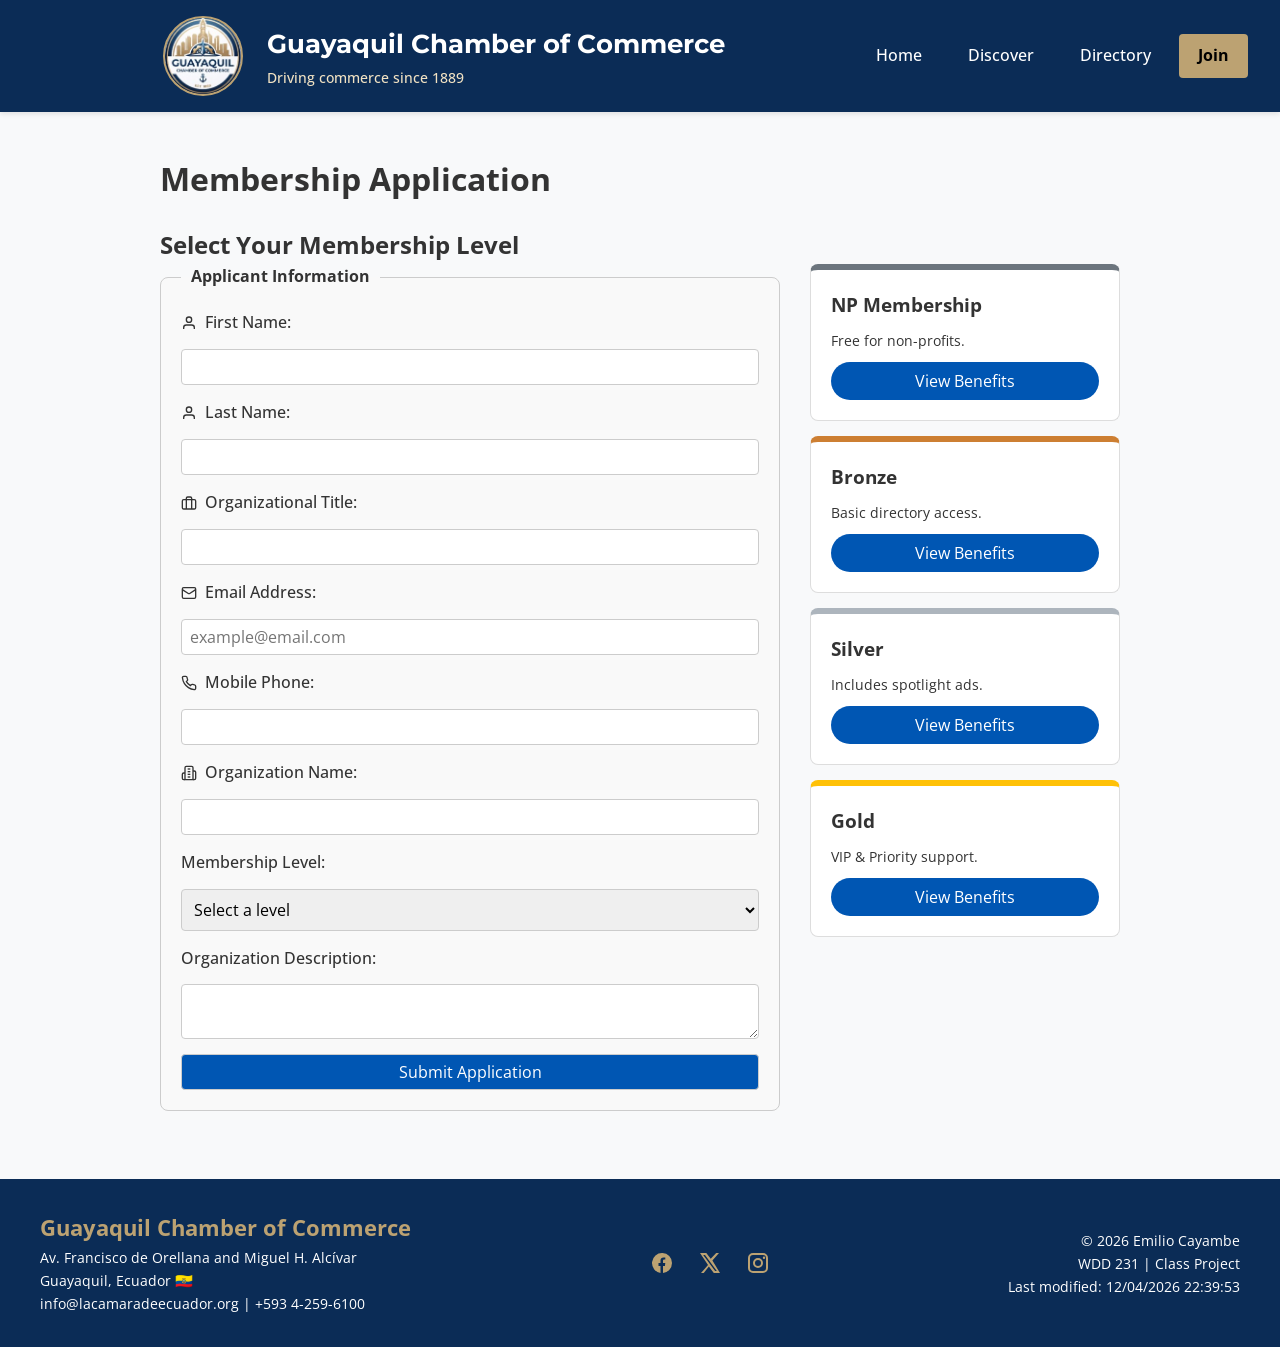
<file: chamber/join.html>
<!DOCTYPE html>
<html lang="en">

<head>
    <meta charset="UTF-8">
    <meta name="viewport" content="width=device-width, initial-scale=1.0">
    <title>Membership Application - Guayaquil Chamber of Commerce</title>
    <meta name="description"
        content="Join the Guayaquil Chamber of Commerce and become part of the community driving economic growth in Guayaquil.">
    <meta name="author" content="Emilio Cayambe">

    <!-- Favicon -->
    <link rel="icon" href="images/favicon.png" type="image/png">

    <!-- Google Fonts -->
    <link rel="preconnect" href="https://fonts.googleapis.com">
    <link rel="preconnect" href="https://fonts.gstatic.com" crossorigin>
    <link
        href="https://fonts.googleapis.com/css2?family=Montserrat:wght@600;700&family=Open+Sans:wght@400;600&display=swap"
        rel="stylesheet">
<!-- Social Media Meta Tags (Open Graph) -->
    <meta property="fb:app_id" content="123456789012345">
    <meta property="og:title" content="Membership Application - Guayaquil Chamber of Commerce">
    <meta property="og:type" content="website">
    <meta property="og:url" content="https://emiliocayambe.github.io/wdd231/chamber/directory.html">
    <meta property="og:image" content="https://emiliocayambe.github.io/wdd231/chamber/images/logo.jpg">
    <meta property="og:description"
        content="Explore and connect with the companies and businesses driving Guayaquil's economy.">
    <meta property="og:site_name" content="Guayaquil Chamber of Commerce">

    <!-- CSS Links -->
    <!-- 1. Normalize directly from CDN to avoid 404 path issues -->
    <link rel="stylesheet" href="styles/normalize.css">
    <!-- 2. Your base mobile styles (always loaded) -->
    <link rel="stylesheet" href="styles/small.css">
    <!-- 3. Your join page styles -->
    <link rel="stylesheet" href="styles/join.css">

    <!-- 3. Your desktop styles (loaded always, but managed internally by CSS @media) -->
    <link rel="stylesheet" href="styles/larger.css">
    <script src="scripts/main.js" defer></script>
    <script type="module" src="scripts/join.js"></script>

</head>

<body>

    <header>
        <div class="header-container">
            <img class="logo" src="images/logo.jpg" alt="Guayaquil Chamber of Commerce Logo">
            <div class="header-titles">
                <p class="header-title-text">Guayaquil Chamber of Commerce</p>
                <p class="tagline">Driving commerce since 1889</p>
            </div>
        </div>

        <button id="menu-button" aria-label="Toggle navigation menu">
            <span></span>
            <span></span>
            <span></span>
        </button>

        <nav id="primary-nav">
            <ul class="nav-menu">
                <li><a href="index.html">Home</a></li>
                <li><a href="discover.html">Discover</a></li>
                <li><a href="directory.html">Directory</a></li>
                <li><a href="join.html" class="active">Join</a></li>
            </ul>
        </nav>
    </header>

    <main id="join-main-content">
        <h1>Membership Application</h1>
        <h2>Select Your Membership Level</h2>
        <div class="join-wrapper">
            <!-- Application form -->
            <form method="get" action="thankyou.html" class="join-form">
                <fieldset class="join-fieldset">
                    <legend>Applicant Information</legend>

                    <label>
                        <svg aria-hidden="true" width="16" height="16" viewBox="0 0 24 24" fill="none"
                            stroke="currentColor" stroke-width="2">
                            <path d="M20 21v-2a4 4 0 0 0-4-4H8a4 4 0 0 0-4 4v2" />
                            <circle cx="12" cy="7" r="4" />
                        </svg>
                        First Name:
                        <input type="text" name="first" title="Enter your first name" autocomplete="given-name"
                            required>
                    </label>

                    <label>
                        <svg aria-hidden="true" width="16" height="16" viewBox="0 0 24 24" fill="none"
                            stroke="currentColor" stroke-width="2">
                            <path d="M20 21v-2a4 4 0 0 0-4-4H8a4 4 0 0 0-4 4v2" />
                            <circle cx="12" cy="7" r="4" />
                        </svg>
                        Last Name:
                        <input type="text" name="last" title="Enter your last name" autocomplete="family-name" required>
                    </label>

                    <label>
                        <svg aria-hidden="true" width="16" height="16" viewBox="0 0 24 24" fill="none"
                            stroke="currentColor" stroke-width="2">
                            <rect width="20" height="14" x="2" y="7" rx="2" ry="2" />
                            <path d="M16 21V5a2 2 0 0 0-2-2h-4a2 2 0 0 0-2 2v16" />
                        </svg>
                        Organizational Title:
                        <input type="text" name="org-title" title="At least 7 letters (spaces and hyphens allowed)"
                            autocomplete="organization-title" pattern="[A-Za-zÀ-ÿ\s\-]{7,}" required>
                    </label>

                    <label>
                        <svg aria-hidden="true" width="16" height="16" viewBox="0 0 24 24" fill="none"
                            stroke="currentColor" stroke-width="2">
                            <rect width="20" height="16" x="2" y="4" rx="2" />
                            <path d="m22 7-8.97 5.7a1.94 1.94 0 0 1-2.06 0L2 7" />
                        </svg>
                        Email Address:
                        <input type="email" name="email" title="Enter a valid email" autocomplete="email"
                            placeholder="example@email.com" required>
                    </label>

                    <label>
                        <svg aria-hidden="true" width="16" height="16" viewBox="0 0 24 24" fill="none"
                            stroke="currentColor" stroke-width="2">
                            <path
                                d="M22 16.92v3a2 2 0 0 1-2.18 2 19.79 19.79 0 0 1-8.63-3.07 19.5 19.5 0 0 1-6-6 19.79 19.79 0 0 1-3.07-8.67A2 2 0 0 1 4.11 2h3a2 2 0 0 1 2 1.72 12.84 12.84 0 0 0 .7 2.81 2 2 0 0 1-.45 2.11L8.09 9.91a16 16 0 0 0 6 6l1.27-1.27a2 2 0 0 1 2.11-.45 12.84 12.84 0 0 0 2.81.7A2 2 0 0 1 22 16.92z" />
                        </svg>
                        Mobile Phone:
                        <input type="tel" name="phone" title="Enter your mobile number" autocomplete="tel" required>
                    </label>

                    <label>
                        <svg aria-hidden="true" width="16" height="16" viewBox="0 0 24 24" fill="none"
                            stroke="currentColor" stroke-width="2">
                            <path d="M6 22V4a2 2 0 0 1 2-2h8a2 2 0 0 1 2 2v18Z" />
                            <path d="M6 12H4a2 2 0 0 0-2 2v6a2 2 0 0 0 2 2h2" />
                            <path d="M18 9h2a2 2 0 0 1 2 2v9a2 2 0 0 1-2 2h-2" />
                            <path d="M10 6h4" />
                            <path d="M10 10h4" />
                            <path d="M10 14h4" />
                            <path d="M10 18h4" />
                        </svg>
                        Organization Name:
                        <input type="text" name="org-name" title="Enter your business name" autocomplete="organization"
                            required>
                    </label>

                    <label>Membership Level:
                        <select name="level" class="join-select" required>
                            <option value="" disabled selected hidden>Select a level</option>
                            <option value="np">NP Membership</option>
                            <option value="bronze">Bronze Membership</option>
                            <option value="silver">Silver Membership</option>
                            <option value="gold">Gold Membership</option>
                        </select>
                    </label>

                    <label>Organization Description:
                        <textarea name="description" class="join-textarea"
                            title="Tell us about your organization"></textarea>
                    </label>

                    <input type="hidden" name="timestamp" id="join-timestamp">

                    <input type="submit" value="Submit Application" class="join-submit-btn">
                </fieldset>
            </form>

            <!-- Cards Container -->
            <section class="join-cards-container">
                <div class="join-card" id="join-card-np">
                    <h3>NP Membership</h3>
                    <p class="join-card-summary">Free for non-profits.</p>
                    <button type="button" class="join-modal-trigger" data-modal="modal-np">View Benefits</button>
                </div>
                <div class="join-card" id="join-card-bronze">
                    <h3>Bronze</h3>
                    <p class="join-card-summary">Basic directory access.</p>
                    <button type="button" class="join-modal-trigger" data-modal="modal-bronze">View Benefits</button>
                </div>
                <div class="join-card" id="join-card-silver">
                    <h3>Silver</h3>
                    <p class="join-card-summary">Includes spotlight ads.</p>
                    <button type="button" class="join-modal-trigger" data-modal="modal-silver">View Benefits</button>
                </div>
                <div class="join-card" id="join-card-gold">
                    <h3>Gold</h3>
                    <p class="join-card-summary">VIP & Priority support.</p>
                    <button type="button" class="join-modal-trigger" data-modal="modal-gold">View Benefits</button>
                </div>
            </section>
        </div>

        <!-- Modals -->
        <dialog class="join-modal" id="modal-np">
            <h3>Non-Profit Details</h3>
            <ul>
                <li>Free for registered non-profits.</li>
                <li>Community event access.</li>
                <li>Membership certificate.</li>
            </ul>
            <button class="join-close-modal">Close</button>
        </dialog>

        <dialog class="join-modal" id="modal-bronze">
            <h3>Bronze Details</h3>
            <ul>
                <li>Business directory listing.</li>
                <li>Monthly newsletter.</li>
                <li>Training workshop access.</li>
            </ul>
            <button class="join-close-modal">Close</button>
        </dialog>

        <dialog class="join-modal" id="modal-silver">
            <h3>Silver Details</h3>
            <ul>
                <li>All Bronze benefits.</li>
                <li>Spotlight advertising.</li>
                <li>Event discounts.</li>
            </ul>
            <button class="join-close-modal">Close</button>
        </dialog>

        <dialog class="join-modal" id="modal-gold">
            <h3>Gold Details</h3>
            <ul>
                <li>All Silver benefits.</li>
                <li>Priority advertising.</li>
                <li>1-on-1 consulting.</li>
                <li>VIP event access.</li>
            </ul>
            <button class="join-close-modal">Close</button>
        </dialog>
    </main>

    <footer>
        <div class="footer-container">
            <div class="footer-info">
                <h2>Guayaquil Chamber of Commerce</h2>
                <p>Av. Francisco de Orellana and Miguel H. Alcívar</p>
                <p>Guayaquil, Ecuador 🇪🇨</p>
                <p>info@lacamaradeecuador.org | +593 4-259-6100</p>
            </div>

            <!-- social media icons -->
            <div class="footer-social">
                <a href="https://facebook.com" target="_blank" rel="noopener noreferrer" aria-label="Facebook">
                    <svg xmlns="http://www.w3.org/2000/svg" viewBox="0 0 24 24" aria-hidden="true"><path d="M22 12a10 10 0 1 0-11.5 9.9v-7h-2v-3h2v-2.3c0-2 1.2-3.1 3-3.1.9 0 1.8.1 1.8.1v2h-1c-1 0-1.3.6-1.3 1.2V12h2.3l-.4 3h-1.9v7A10 10 0 0 0 22 12z"/></svg>
                </a>
                <a href="https://twitter.com" target="_blank" rel="noopener noreferrer" aria-label="Twitter / X">
                    <svg xmlns="http://www.w3.org/2000/svg" viewBox="0 0 24 24" aria-hidden="true"><path d="M18.2 2H21l-6.6 7.5L22 22h-6.2l-4.9-6.4L5.7 22H3l7-8L2 2h6.3l4.4 5.8L18.2 2zm-1.1 18h1.7L7 3.9H5.2L17.1 20z"/></svg>
                </a>
                <a href="https://instagram.com" target="_blank" rel="noopener noreferrer" aria-label="Instagram">
                    <svg xmlns="http://www.w3.org/2000/svg" viewBox="0 0 24 24" aria-hidden="true"><path d="M7 2h10a5 5 0 0 1 5 5v10a5 5 0 0 1-5 5H7a5 5 0 0 1-5-5V7a5 5 0 0 1 5-5zm0 2a3 3 0 0 0-3 3v10a3 3 0 0 0 3 3h10a3 3 0 0 0 3-3V7a3 3 0 0 0-3-3H7zm11 1.5a1.2 1.2 0 1 1 0 2.4 1.2 1.2 0 0 1 0-2.4zM12 7a5 5 0 1 1 0 10 5 5 0 0 1 0-10zm0 2a3 3 0 1 0 0 6 3 3 0 0 0 0-6z"/></svg>
                </a>
            </div>

            <div class="footer-meta">
                <p>&copy; <span id="current-year"></span> Emilio Cayambe</p>
                <p>WDD 231 | Class Project</p>
                <p class="last-modified">Last modified: <span id="last-modified-date"></span></p>
            </div>
        </div>
    </footer>
</body>

</html>
</file>
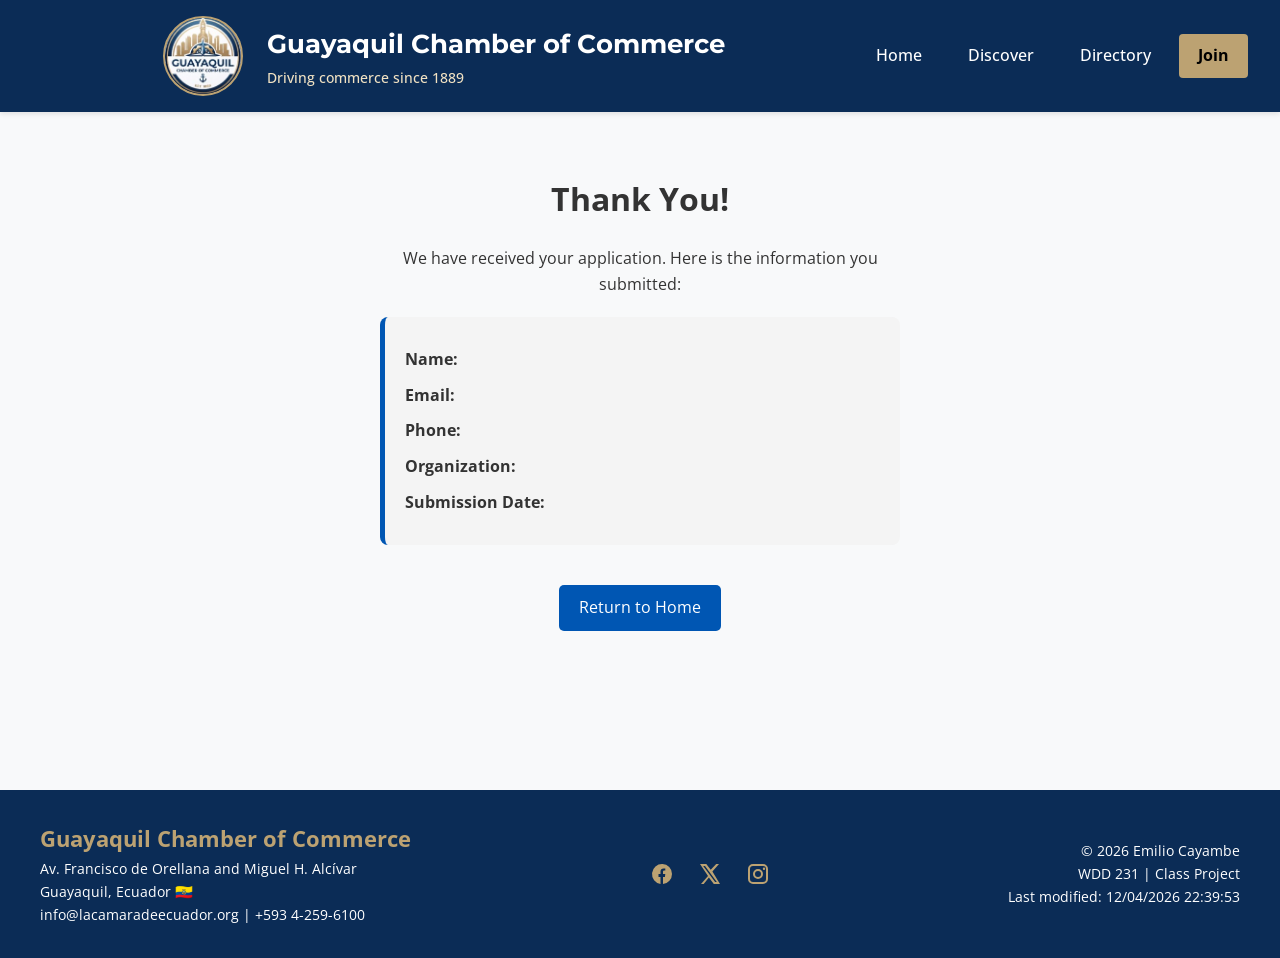
<file: chamber/thankyou.html>
<!DOCTYPE html>
<html lang="en">

<head>
    <meta charset="UTF-8">
    <meta name="viewport" content="width=device-width, initial-scale=1.0">
    <title>Thank You - Guayaquil Chamber of Commerce</title>
    <meta name="description"
        content="Join the Guayaquil Chamber of Commerce and become part of the community driving economic growth in Guayaquil.">
    <meta name="author" content="Emilio Cayambe">

    <!-- Favicon -->
    <link rel="icon" href="images/favicon.png" type="image/png">

    <!-- Google Fonts -->
    <link rel="preconnect" href="https://fonts.googleapis.com">
    <link rel="preconnect" href="https://fonts.gstatic.com" crossorigin>
    <link
        href="https://fonts.googleapis.com/css2?family=Montserrat:wght@600;700&family=Open+Sans:wght@400;600&display=swap"
        rel="stylesheet">
<!-- Social Media Meta Tags (Open Graph) -->
    <meta property="fb:app_id" content="123456789012345">
    <meta property="og:title" content="Thank You - Guayaquil Chamber of Commerce">
    <meta property="og:type" content="website">
    <meta property="og:url" content="https://emiliocayambe.github.io/wdd231/chamber/directory.html">
    <meta property="og:image" content="https://emiliocayambe.github.io/wdd231/chamber/images/logo.jpg">
    <meta property="og:description"
        content="Explore and connect with the companies and businesses driving Guayaquil's economy.">
    <meta property="og:site_name" content="Guayaquil Chamber of Commerce">

    <!-- CSS Links -->
    <!-- 1. Normalize directly from CDN to avoid 404 path issues -->
    <link rel="stylesheet" href="styles/normalize.css">
    <!-- 2. Your base mobile styles (always loaded) -->
    <link rel="stylesheet" href="styles/small.css">
    <!-- 3. Your thank you page styles -->
    <link rel="stylesheet" href="styles/thankyou.css">

    <!-- 3. Your desktop styles (loaded always, but managed internally by CSS @media) -->
    <link rel="stylesheet" href="styles/larger.css">
    <script src="scripts/main.js" defer></script>

</head>

<body>

    <header>
        <div class="header-container">
            <img class="logo" src="images/logo.jpg" alt="Guayaquil Chamber of Commerce Logo">
            <div class="header-titles">
                <p class="header-title-text">Guayaquil Chamber of Commerce</p>
                <p class="tagline">Driving commerce since 1889</p>
            </div>
        </div>

        <button id="menu-button" aria-label="Toggle navigation menu">
            <span></span>
            <span></span>
            <span></span>
        </button>

        <nav id="primary-nav">
            <ul class="nav-menu">
                <li><a href="index.html">Home</a></li>
                <li><a href="discover.html">Discover</a></li>
                <li><a href="directory.html">Directory</a></li>
                <li><a href="join.html" class="active">Join</a></li>
            </ul>
        </nav>
    </header>

    <main id="thankyou-main">
        <h1>Thank You!</h1>
        <p>We have received your application. Here is the information you submitted:</p>

        <div class="thankyou-details">
            <p><strong>Name:</strong> <span id="first-display"></span> <span id="last-display"></span></p>
            <p><strong>Email:</strong> <span id="email-display"></span></p>
            <p><strong>Phone:</strong> <span id="phone-display"></span></p>
            <p><strong>Organization:</strong> <span id="org-display"></span></p>
            <p><strong>Submission Date:</strong> <span id="date-display"></span></p>
        </div>

        <a href="index.html" class="back-link">Return to Home</a>
    </main>

    <footer>
        <div class="footer-container">
            <div class="footer-info">
                <h2>Guayaquil Chamber of Commerce</h2>
                <p>Av. Francisco de Orellana and Miguel H. Alcívar</p>
                <p>Guayaquil, Ecuador 🇪🇨</p>
                <p>info@lacamaradeecuador.org | +593 4-259-6100</p>
            </div>

            <!-- social media icons -->
            <div class="footer-social">
                <a href="https://facebook.com" target="_blank" rel="noopener noreferrer" aria-label="Facebook">
                    <svg xmlns="http://www.w3.org/2000/svg" viewBox="0 0 24 24" aria-hidden="true"><path d="M22 12a10 10 0 1 0-11.5 9.9v-7h-2v-3h2v-2.3c0-2 1.2-3.1 3-3.1.9 0 1.8.1 1.8.1v2h-1c-1 0-1.3.6-1.3 1.2V12h2.3l-.4 3h-1.9v7A10 10 0 0 0 22 12z"/></svg>
                </a>
                <a href="https://twitter.com" target="_blank" rel="noopener noreferrer" aria-label="Twitter / X">
                    <svg xmlns="http://www.w3.org/2000/svg" viewBox="0 0 24 24" aria-hidden="true"><path d="M18.2 2H21l-6.6 7.5L22 22h-6.2l-4.9-6.4L5.7 22H3l7-8L2 2h6.3l4.4 5.8L18.2 2zm-1.1 18h1.7L7 3.9H5.2L17.1 20z"/></svg>
                </a>
                <a href="https://instagram.com" target="_blank" rel="noopener noreferrer" aria-label="Instagram">
                    <svg xmlns="http://www.w3.org/2000/svg" viewBox="0 0 24 24" aria-hidden="true"><path d="M7 2h10a5 5 0 0 1 5 5v10a5 5 0 0 1-5 5H7a5 5 0 0 1-5-5V7a5 5 0 0 1 5-5zm0 2a3 3 0 0 0-3 3v10a3 3 0 0 0 3 3h10a3 3 0 0 0 3-3V7a3 3 0 0 0-3-3H7zm11 1.5a1.2 1.2 0 1 1 0 2.4 1.2 1.2 0 0 1 0-2.4zM12 7a5 5 0 1 1 0 10 5 5 0 0 1 0-10zm0 2a3 3 0 1 0 0 6 3 3 0 0 0 0-6z"/></svg>
                </a>
            </div>

            <div class="footer-meta">
                <p>&copy; <span id="current-year"></span> Emilio Cayambe</p>
                <p>WDD 231 | Class Project</p>
                <p class="last-modified">Last modified: <span id="last-modified-date"></span></p>
            </div>
        </div>
    </footer>
    <script type="module" src="scripts/thankyou.js"></script>
</body>

</html>
</file>
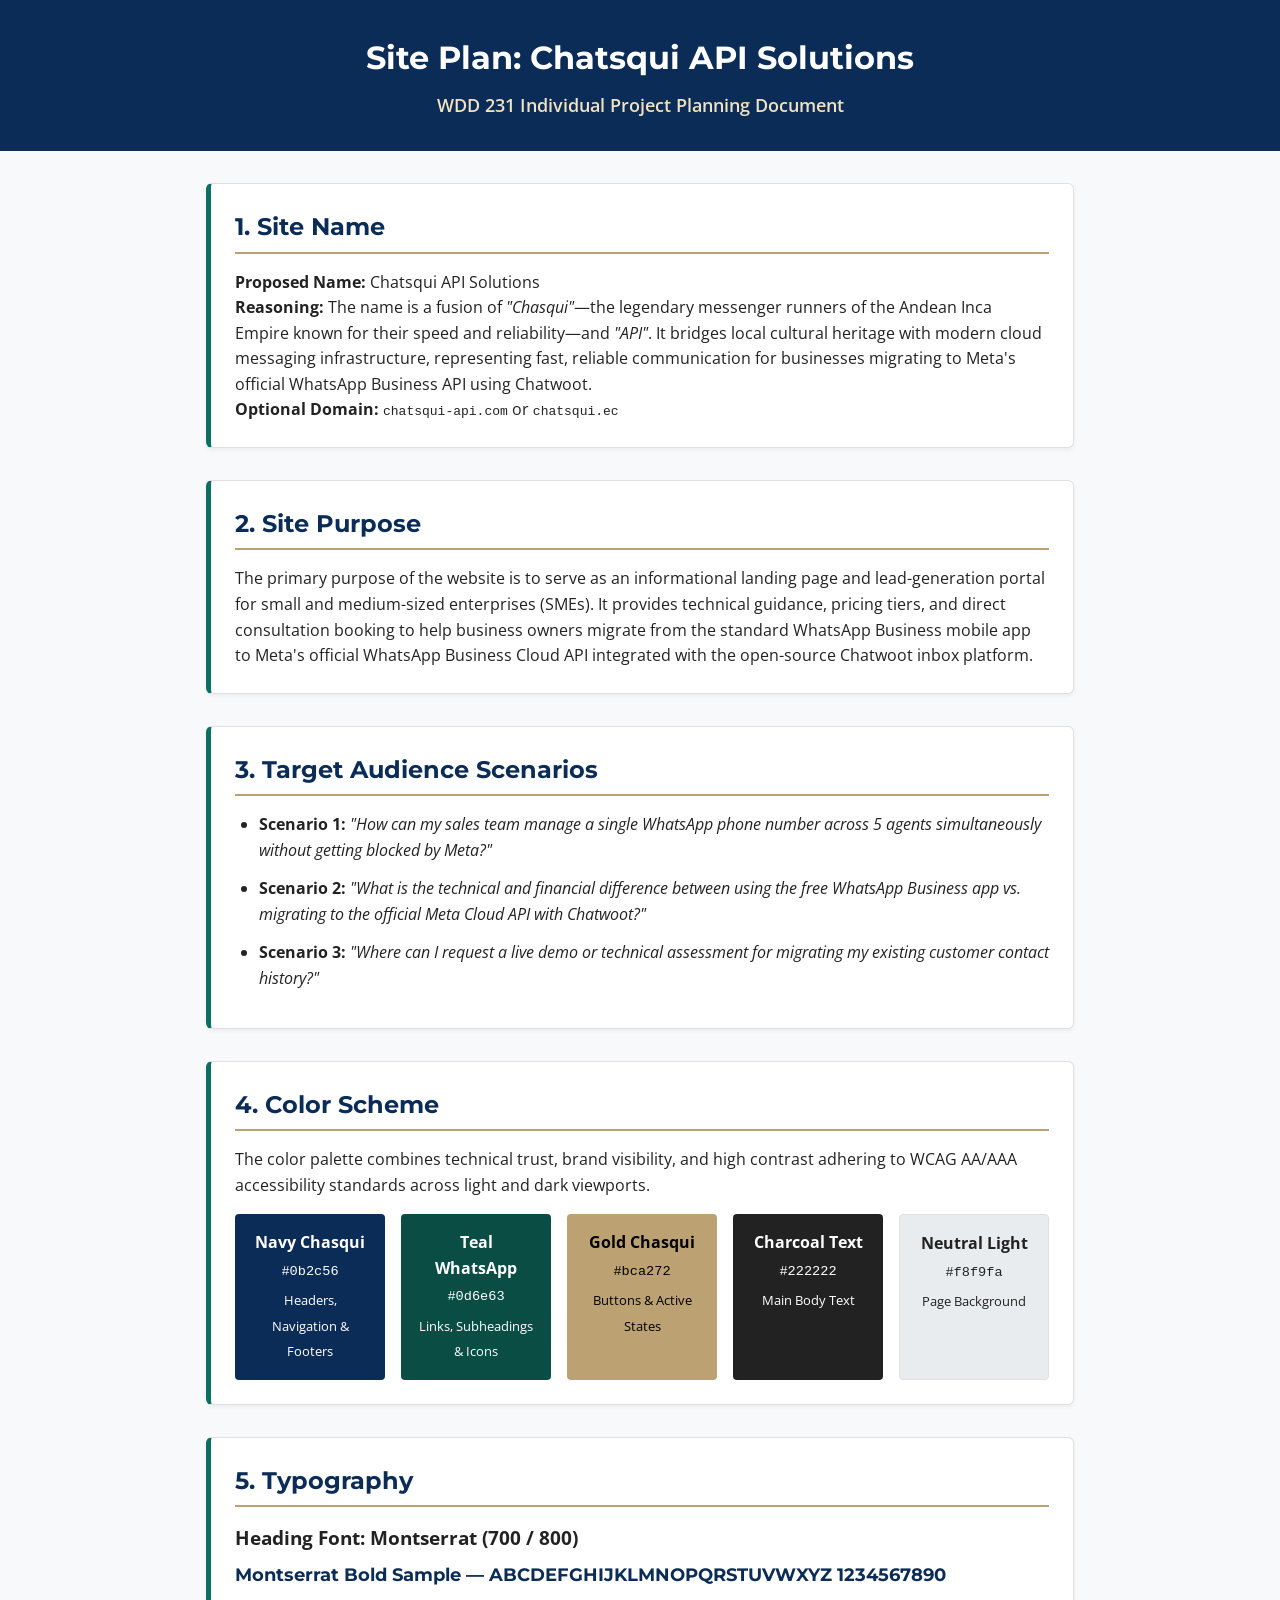
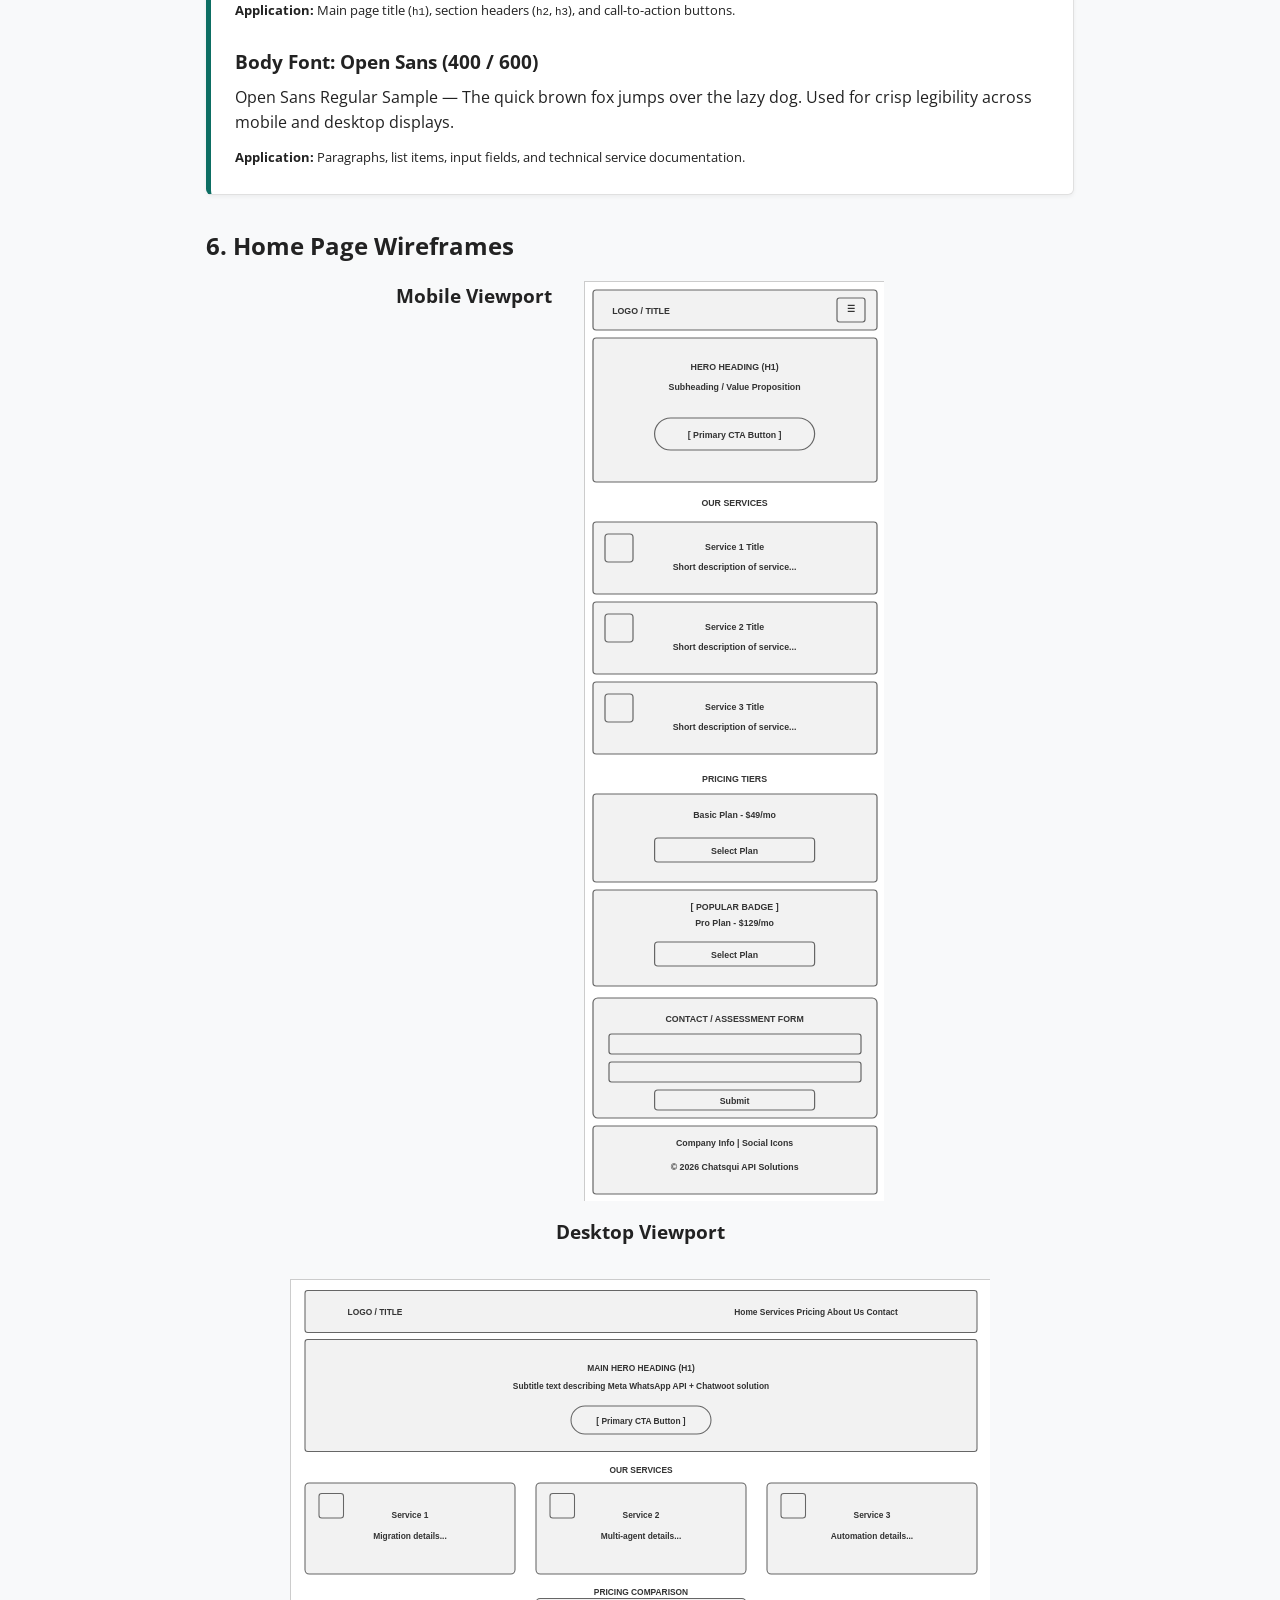
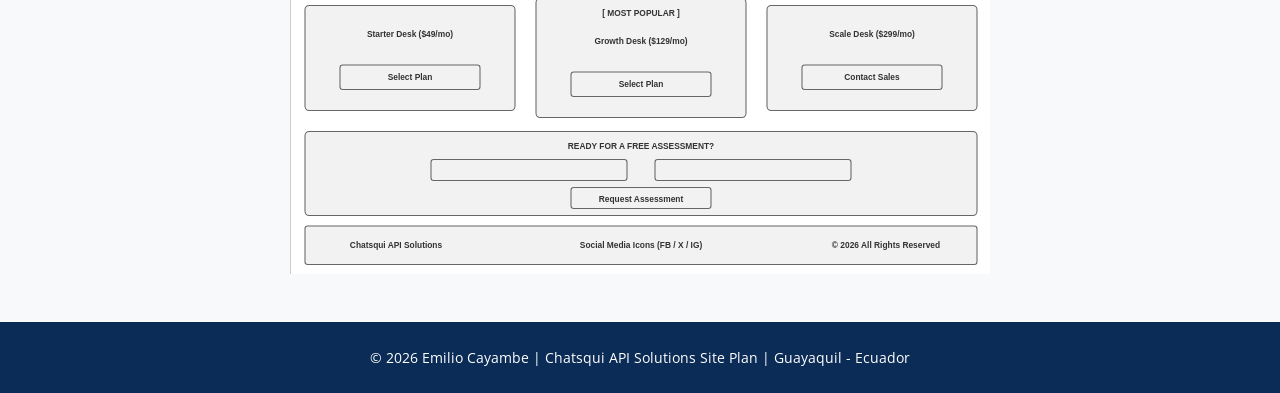
<file: chatsqui/site-plan.html>
<!DOCTYPE html>
<html lang="en">

<head>
    <meta charset="UTF-8">
    <meta name="viewport" content="width=device-width, initial-scale=1.0">
    <title>Chatsqui API Solutions - Individual Project Site Plan</title>
    <meta name="description"
        content="Site planning document for Chatsqui API Solutions - WDD 231 Individual Project Site Plan.">
    <meta name="author" content="Emilio Cayambe">

    <!-- Google Fonts CDN -->
    <link rel="preconnect" href="https://fonts.googleapis.com">
    <link rel="preconnect" href="https://fonts.gstatic.com" crossorigin>
    <link
        href="https://fonts.googleapis.com/css2?family=Montserrat:wght@700;800&family=Open+Sans:wght@400;600&display=swap"
        rel="stylesheet">

    <!-- Supporting CSS stylesheet -->
    <link rel="stylesheet" href="styles/small.css">
</head>

<body>

    <header>
        <h1>Site Plan: Chatsqui API Solutions</h1>
        <h2>WDD 231 Individual Project Planning Document</h2>
    </header>

    <main>

        <!-- SECTION 1: SITE NAME -->
        <section class="plan-section">
            <h2>1. Site Name</h2>
            <p><strong>Proposed Name:</strong> Chatsqui API Solutions</p>
            <p><strong>Reasoning:</strong> The name is a fusion of <em>"Chasqui"</em>—the legendary messenger runners of
                the Andean Inca Empire known for their speed and reliability—and <em>"API"</em>. It bridges local
                cultural heritage with modern cloud messaging infrastructure, representing fast, reliable communication
                for businesses migrating to Meta's official WhatsApp Business API using Chatwoot.</p>
            <p><strong>Optional Domain:</strong> <code>chatsqui-api.com</code> or <code>chatsqui.ec</code></p>
        </section>

        <!-- SECTION 2: SITE PURPOSE -->
        <section class="plan-section">
            <h2>2. Site Purpose</h2>
            <p>The primary purpose of the website is to serve as an informational landing page and lead-generation
                portal for small and medium-sized enterprises (SMEs). It provides technical guidance, pricing tiers, and
                direct consultation booking to help business owners migrate from the standard WhatsApp Business mobile
                app to Meta's official WhatsApp Business Cloud API integrated with the open-source Chatwoot inbox
                platform.</p>
        </section>

        <!-- SECTION 3: SCENARIOS -->
        <section class="plan-section">
            <h2>3. Target Audience Scenarios</h2>
            <ul>
                <li>
                    <strong>Scenario 1:</strong> <em>"How can my sales team manage a single WhatsApp phone number across
                        5 agents simultaneously without getting blocked by Meta?"</em>
                </li>
                <li>
                    <strong>Scenario 2:</strong> <em>"What is the technical and financial difference between using the
                        free WhatsApp Business app vs. migrating to the official Meta Cloud API with Chatwoot?"</em>
                </li>
                <li>
                    <strong>Scenario 3:</strong> <em>"Where can I request a live demo or technical assessment for
                        migrating my existing customer contact history?"</em>
                </li>
            </ul>
        </section>

        <!-- SECTION 4: COLOR SCHEME -->
        <section class="plan-section">
            <h2>4. Color Scheme</h2>
            <p>The color palette combines technical trust, brand visibility, and high contrast adhering to WCAG AA/AAA
                accessibility standards across light and dark viewports.</p>

            <div class="color-palette">
                <div class="color-box primary">
                    <span>Navy Chasqui</span>
                    <code>#0b2c56</code>
                    <small>Headers, Navigation & Footers</small>
                </div>
                <div class="color-box secondary">
                    <span>Teal WhatsApp</span>
                    <code>#0d6e63</code>
                    <small>Links, Subheadings & Icons</small>
                </div>
                <div class="color-box accent">
                    <span>Gold Chasqui</span>
                    <code>#bca272</code>
                    <small>Buttons & Active States</small>
                </div>
                <div class="color-box dark-text">
                    <span>Charcoal Text</span>
                    <code>#222222</code>
                    <small>Main Body Text</small>
                </div>
                <div class="color-box light-bg">
                    <span>Neutral Light</span>
                    <code>#f8f9fa</code>
                    <small>Page Background</small>
                </div>
            </div>
        </section>

        <!-- SECTION 5: TYPOGRAPHY -->
        <section class="plan-section">
            <h2>5. Typography</h2>
            <div class="typography-demo">
                <div class="font-spec">
                    <h3>Heading Font: Montserrat (700 / 800)</h3>
                    <p class="font-heading-sample">Montserrat Bold Sample — ABCDEFGHIJKLMNOPQRSTUVWXYZ 1234567890</p>
                    <small><strong>Application:</strong> Main page title (<code>h1</code>), section headers
                        (<code>h2</code>, <code>h3</code>), and call-to-action buttons.</small>
                </div>

                <div class="font-spec">
                    <h3>Body Font: Open Sans (400 / 600)</h3>
                    <p class="font-body-sample">Open Sans Regular Sample — The quick brown fox jumps over the lazy dog.
                        Used for crisp legibility across mobile and desktop displays.</p>
                    <small><strong>Application:</strong> Paragraphs, list items, input fields, and technical service
                        documentation.</small>
                </div>
            </div>
        </section>

        <!-- SECTION 6: WIREFRAMES -->
        <section class="wireframes-section">
            <h2>6. Home Page Wireframes</h2>

            <div class="wireframe-container">
                <h3>Mobile Viewport</h3>
                <img src="images/wireframe-mobile.svg" alt="Chatsqui Mobile Wireframe Layout" width="300">
            </div>

            <div class="wireframe-container">
                <h3>Desktop Viewport</h3>
                <img src="images/wireframe-desktop.svg" alt="Chatsqui Desktop Wireframe Layout" width="700">
            </div>
        </section>

    </main>

    <footer>
        <p>&copy; <span id="year">2026</span> Emilio Cayambe | Chatsqui API Solutions Site Plan | Guayaquil - Ecuador
        </p>
    </footer>

</body>

</html>
</file>
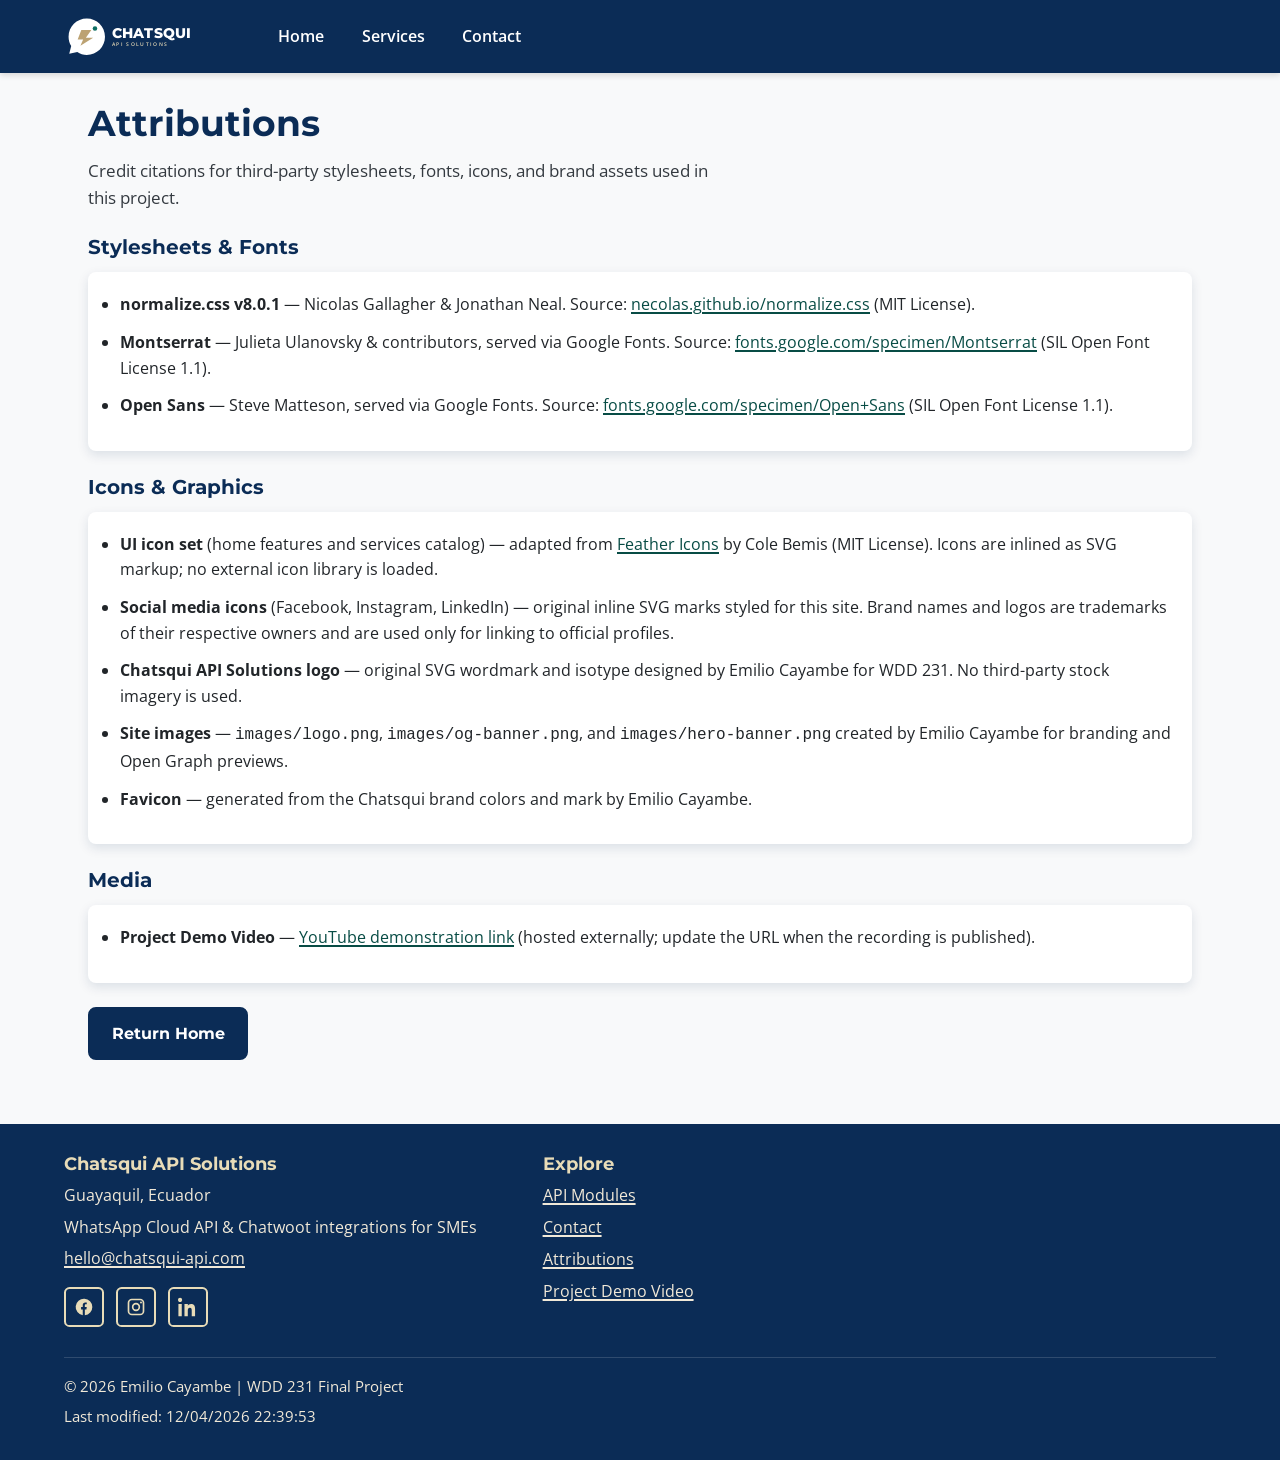
<file: final/attributions.html>
<!DOCTYPE html>
<html lang="en">

<head>
  <meta charset="UTF-8">
  <meta name="viewport" content="width=device-width, initial-scale=1.0">
  <title>Attributions | Chatsqui API Solutions</title>
  <meta name="description"
    content="Third-party media, font, stylesheet, and icon attributions for the Chatsqui API Solutions WDD 231 final project.">
  <meta name="author" content="Emilio Cayambe">
  <link rel="icon" href="images/favicon.ico" type="image/x-icon">

  <link rel="preconnect" href="https://fonts.googleapis.com">
  <link rel="preconnect" href="https://fonts.gstatic.com" crossorigin>
  <link
    href="https://fonts.googleapis.com/css2?family=Montserrat:wght@600;700;800&family=Open+Sans:wght@400;600;700&display=swap"
    rel="stylesheet">

  <meta property="og:title" content="Project Attributions | Chatsqui API Solutions Site">
  <meta property="og:type" content="website">
  <meta property="og:url" content="https://emiliocayambe.github.io/wdd231/final/attributions.html">
  <meta property="og:image" content="https://emiliocayambe.github.io/wdd231/final/images/og-banner.png">
  <meta property="og:description"
    content="Fonts, icons, stylesheets, and media credits used to build the Chatsqui API Solutions WDD 231 final project website.">
  <meta property="og:site_name" content="Chatsqui API Solutions">

  <link rel="stylesheet" href="styles/normalize.css">
  <link rel="stylesheet" href="styles/base.css">
  <link rel="stylesheet" href="styles/small.css">
  <link rel="stylesheet" href="styles/larger.css">
  <script src="scripts/main.js" defer></script>
</head>

<body>
  <a class="skip-link" href="#main-content">Skip to main content</a>

  <header>
    <div class="header-bar">
      <a href="index.html" class="brand" aria-label="Chatsqui API Solutions Home">
        <svg class="brand-logo" xmlns="http://www.w3.org/2000/svg" viewBox="0 0 400 100" width="220" height="55"
          role="img" aria-labelledby="logoTitle logoDesc">
          <title id="logoTitle">Chatsqui API Solutions Logo</title>
          <desc id="logoDesc">Chat bubble with speed bolt and connection node beside the Chatsqui API Solutions wordmark
          </desc>
          <g transform="translate(10, 10)">
            <path
              d="M 40 0 C 17.9 0 0 17.9 0 40 C 0 47.5 2.1 54.5 5.8 60.5 L 1.5 77.5 L 19.2 73.4 C 25.3 77.5 32.4 80 40 80 C 62.1 80 80 62.1 80 40 C 80 17.9 62.1 0 40 0 Z"
              fill="#ffffff" />
            <path d="M 28 25 L 50 25 L 38 42 L 54 42 L 26 60 L 32 46 L 20 46 Z" fill="#bca272" />
            <circle cx="58" cy="22" r="5" fill="#0d6e63" />
          </g>
          <text x="105" y="52" font-family="'Montserrat', sans-serif" font-weight="800" font-size="30" fill="#ffffff"
            letter-spacing="0.5">CHATSQUI</text>
          <text x="105" y="70" font-family="'Open Sans', sans-serif" font-weight="600" font-size="11" fill="#e8dcb8"
            letter-spacing="3">API SOLUTIONS</text>
        </svg>
      </a>

      <button id="menu-button" type="button" aria-label="Toggle navigation menu" aria-controls="primary-nav"
        aria-expanded="false">
        <span></span>
        <span></span>
        <span></span>
      </button>

      <nav id="primary-nav" aria-label="Primary">
        <ul class="nav-menu">
          <li><a href="index.html">Home</a></li>
          <li><a href="services.html">Services</a></li>
          <li><a href="contact.html">Contact</a></li>
        </ul>
      </nav>
    </div>
  </header>

  <main id="main-content">
    <div class="page-intro">
      <h1>Attributions</h1>
      <p class="intro-copy">
        Credit citations for third-party stylesheets, fonts, icons, and brand assets used in this project.
      </p>
    </div>

    <section aria-labelledby="attr-styles">
      <h2 id="attr-styles">Stylesheets &amp; Fonts</h2>
      <ul class="attributions-list">
        <li>
          <strong>normalize.css v8.0.1</strong> — Nicolas Gallagher &amp; Jonathan Neal.
          Source:
          <a href="https://necolas.github.io/normalize.css/" target="_blank"
            rel="noopener noreferrer">necolas.github.io/normalize.css</a>
          (MIT License).
        </li>
        <li>
          <strong>Montserrat</strong> — Julieta Ulanovsky &amp; contributors, served via Google Fonts.
          Source:
          <a href="https://fonts.google.com/specimen/Montserrat" target="_blank"
            rel="noopener noreferrer">fonts.google.com/specimen/Montserrat</a>
          (SIL Open Font License 1.1).
        </li>
        <li>
          <strong>Open Sans</strong> — Steve Matteson, served via Google Fonts.
          Source:
          <a href="https://fonts.google.com/specimen/Open+Sans" target="_blank"
            rel="noopener noreferrer">fonts.google.com/specimen/Open+Sans</a>
          (SIL Open Font License 1.1).
        </li>
      </ul>
    </section>

    <section aria-labelledby="attr-icons">
      <h2 id="attr-icons">Icons &amp; Graphics</h2>
      <ul class="attributions-list">
        <li>
          <strong>UI icon set</strong> (home features and services catalog) — adapted from
          <a href="https://feathericons.com/" target="_blank" rel="noopener noreferrer">Feather Icons</a>
          by Cole Bemis (MIT License). Icons are inlined as SVG markup; no external icon library is loaded.
        </li>
        <li>
          <strong>Social media icons</strong> (Facebook, Instagram, LinkedIn) — original inline SVG marks styled for
          this site.
          Brand names and logos are trademarks of their respective owners and are used only for linking to official
          profiles.
        </li>
        <li>
          <strong>Chatsqui API Solutions logo</strong> — original SVG wordmark and isotype designed by Emilio Cayambe
          for WDD 231.
          No third-party stock imagery is used.
        </li>
        <li>
          <strong>Site images</strong> — <code>images/logo.png</code>, <code>images/og-banner.png</code>, and
          <code>images/hero-banner.png</code> created by Emilio Cayambe for branding and Open Graph previews.
        </li>
        <li>
          <strong>Favicon</strong> — generated from the Chatsqui brand colors and mark by Emilio Cayambe.
        </li>
      </ul>
    </section>

    <section aria-labelledby="attr-media">
      <h2 id="attr-media">Media</h2>
      <ul class="attributions-list">
        <li>
          <strong>Project Demo Video</strong> —
          <a href="https://www.youtube.com/" target="_blank" rel="noopener noreferrer">YouTube demonstration link</a>
          (hosted externally; update the URL when the recording is published).
        </li>
      </ul>
    </section>

    <p><a class="site-button" href="index.html">Return Home</a></p>
  </main>

  <footer>
    <div class="footer-grid">
      <div>
        <h2>Chatsqui API Solutions</h2>
        <p>Guayaquil, Ecuador</p>
        <p>WhatsApp Cloud API &amp; Chatwoot integrations for SMEs</p>
        <p><a href="mailto:hello@chatsqui-api.com">hello@chatsqui-api.com</a></p>

        <div class="footer-social">
          <a href="https://www.facebook.com/emilio.cayambe" target="_blank" rel="noopener noreferrer"
            aria-label="Facebook">
            <svg xmlns="http://www.w3.org/2000/svg" viewBox="0 0 24 24" width="24" height="24" aria-hidden="true"
              focusable="false">
              <path fill="currentColor"
                d="M22 12a10 10 0 1 0-11.5 9.9v-7h-2v-3h2v-2.3c0-2 1.2-3.1 3-3.1.9 0 1.8.1 1.8.1v2h-1c-1 0-1.3.6-1.3 1.2V12h2.3l-.4 3h-1.9v7A10 10 0 0 0 22 12z" />
            </svg>
          </a>
          <a href="https://www.instagram.com/emiliocayambe/" target="_blank" rel="noopener noreferrer"
            aria-label="Instagram">
            <svg xmlns="http://www.w3.org/2000/svg" viewBox="0 0 24 24" width="24" height="24" aria-hidden="true"
              focusable="false">
              <path fill="currentColor"
                d="M7 2h10a5 5 0 0 1 5 5v10a5 5 0 0 1-5 5H7a5 5 0 0 1-5-5V7a5 5 0 0 1 5-5zm0 2a3 3 0 0 0-3 3v10a3 3 0 0 0 3 3h10a3 3 0 0 0 3-3V7a3 3 0 0 0-3-3H7zm11 1.5a1.2 1.2 0 1 1 0 2.4 1.2 1.2 0 0 1 0-2.4zM12 7a5 5 0 1 1 0 10 5 5 0 0 1 0-10zm0 2a3 3 0 1 0 0 6 3 3 0 0 0 0-6z" />
            </svg>
          </a>
          <a href="https://www.linkedin.com/in/emilio-cayambe-04a840b8/" target="_blank" rel="noopener noreferrer"
            aria-label="LinkedIn">
            <svg xmlns="http://www.w3.org/2000/svg" viewBox="0 0 24 24" width="24" height="24" aria-hidden="true"
              focusable="false">
              <path fill="currentColor"
                d="M4.98 3.5C4.98 4.88 3.86 6 2.5 6S0 4.88 0 3.5 1.12 1 2.5 1s2.48 1.12 2.48 2.5zM.5 8.5h4V23h-4V8.5zm7.5 0h3.84v1.98h.05c.53-1 1.84-2.05 3.79-2.05 4.05 0 4.8 2.67 4.8 6.14V23h-4v-6.6c0-1.57-.03-3.6-2.19-3.6-2.2 0-2.53 1.71-2.53 3.48V23h-4V8.5z" />
            </svg>
          </a>
        </div>
      </div>
      <div>
        <h2>Explore</h2>
        <ul class="footer-links">
          <li><a href="services.html">API Modules</a></li>
          <li><a href="contact.html">Contact</a></li>
          <li><a href="attributions.html">Attributions</a></li>
          <li><a href="https://youtu.be/6WSDE4mc678" target="_blank" rel="noopener noreferrer">Project Demo Video</a></li>
        </ul>
      </div>
      <div class="footer-meta">
        <p>&copy; <span id="year"></span> Emilio Cayambe | WDD 231 Final Project</p>
        <p>Last modified: <span id="lastModified"></span></p>
      </div>
    </div>
  </footer>
</body>

</html>
</file>
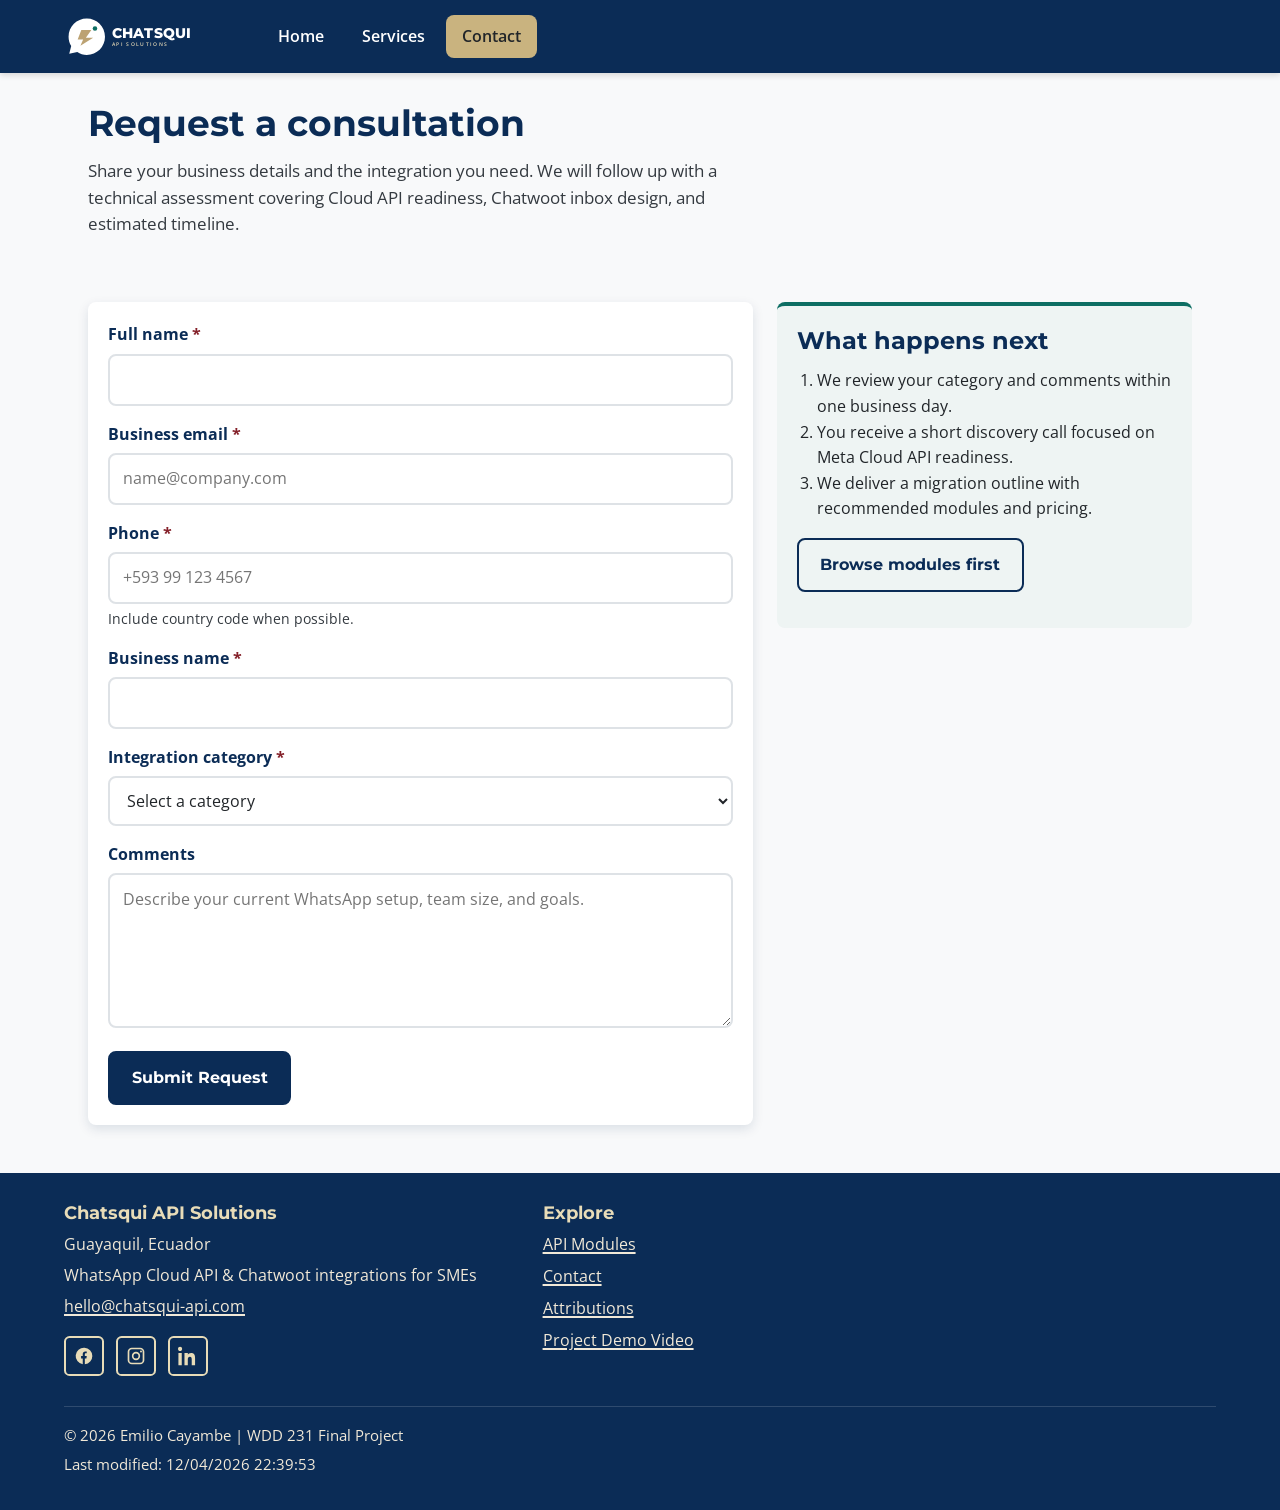
<file: final/contact.html>
<!DOCTYPE html>
<html lang="en">

<head>
  <meta charset="UTF-8">
  <meta name="viewport" content="width=device-width, initial-scale=1.0">
  <title>Contact | Chatsqui API Solutions</title>
  <meta name="description"
    content="Request a Chatsqui consultation for WhatsApp Cloud API migration, Chatwoot setup, and messaging automation.">
  <meta name="author" content="Emilio Cayambe">
  <link rel="icon" href="images/favicon.ico" type="image/x-icon">

  <link rel="preconnect" href="https://fonts.googleapis.com">
  <link rel="preconnect" href="https://fonts.gstatic.com" crossorigin>
  <link
    href="https://fonts.googleapis.com/css2?family=Montserrat:wght@600;700;800&family=Open+Sans:wght@400;600;700&display=swap"
    rel="stylesheet">

  <meta property="og:title" content="Request a Consultation | Chatsqui API Solutions">
  <meta property="og:type" content="website">
  <meta property="og:url" content="https://emiliocayambe.github.io/wdd231/final/contact.html">
  <meta property="og:image" content="https://emiliocayambe.github.io/wdd231/final/images/og-banner.png">
  <meta property="og:description"
    content="Book a technical assessment for WhatsApp Cloud API migration, Chatwoot setup, templates, and multi-agent inbox design.">
  <meta property="og:site_name" content="Chatsqui API Solutions">

  <link rel="stylesheet" href="styles/normalize.css">
  <link rel="stylesheet" href="styles/base.css">
  <link rel="stylesheet" href="styles/small.css">
  <link rel="stylesheet" href="styles/larger.css">
  <script src="scripts/main.js" defer></script>
  <script type="module" src="scripts/contact.js"></script>
</head>

<body>
  <a class="skip-link" href="#main-content">Skip to main content</a>

  <header>
    <div class="header-bar">
      <a href="index.html" class="brand" aria-label="Chatsqui API Solutions Home">
        <svg class="brand-logo" xmlns="http://www.w3.org/2000/svg" viewBox="0 0 400 100" width="220" height="55"
          role="img" aria-labelledby="logoTitle logoDesc">
          <title id="logoTitle">Chatsqui API Solutions Logo</title>
          <desc id="logoDesc">Chat bubble with speed bolt and connection node beside the Chatsqui API Solutions wordmark
          </desc>
          <g transform="translate(10, 10)">
            <path
              d="M 40 0 C 17.9 0 0 17.9 0 40 C 0 47.5 2.1 54.5 5.8 60.5 L 1.5 77.5 L 19.2 73.4 C 25.3 77.5 32.4 80 40 80 C 62.1 80 80 62.1 80 40 C 80 17.9 62.1 0 40 0 Z"
              fill="#ffffff" />
            <path d="M 28 25 L 50 25 L 38 42 L 54 42 L 26 60 L 32 46 L 20 46 Z" fill="#bca272" />
            <circle cx="58" cy="22" r="5" fill="#0d6e63" />
          </g>
          <text x="105" y="52" font-family="'Montserrat', sans-serif" font-weight="800" font-size="30" fill="#ffffff"
            letter-spacing="0.5">CHATSQUI</text>
          <text x="105" y="70" font-family="'Open Sans', sans-serif" font-weight="600" font-size="11" fill="#e8dcb8"
            letter-spacing="3">API SOLUTIONS</text>
        </svg>
      </a>

      <button id="menu-button" type="button" aria-label="Toggle navigation menu" aria-controls="primary-nav"
        aria-expanded="false">
        <span></span>
        <span></span>
        <span></span>
      </button>

      <nav id="primary-nav" aria-label="Primary">
        <ul class="nav-menu">
          <li><a href="index.html">Home</a></li>
          <li><a href="services.html">Services</a></li>
          <li><a href="contact.html" class="current" aria-current="page">Contact</a></li>
        </ul>
      </nav>
    </div>
  </header>

  <main id="main-content">
    <div class="contact-layout">
      <div class="contact-intro page-intro">
        <h1>Request a consultation</h1>
        <p class="intro-copy">
          Share your business details and the integration you need. We will follow up with a technical
          assessment covering Cloud API readiness, Chatwoot inbox design, and estimated timeline.
        </p>
      </div>

      <div class="contact-form-wrap">
        <form id="contact-form" method="get" action="thankyou.html">
          <div class="field-block">
            <label for="fullname">Full name <span class="required" aria-hidden="true">*</span></label>
            <input type="text" id="fullname" name="fullname" autocomplete="name" required title="Enter your full name"
              minlength="2">
          </div>

          <div class="field-block">
            <label for="email">Business email <span class="required" aria-hidden="true">*</span></label>
            <input type="email" id="email" name="email" autocomplete="email" required
              title="Enter a valid business email address" placeholder="name@company.com">
          </div>

          <div class="field-block">
            <label for="phone">Phone <span class="required" aria-hidden="true">*</span></label>
            <input type="tel" id="phone" name="phone" autocomplete="tel" required
              title="Enter a phone number with country code" placeholder="+593 99 123 4567"
              pattern="[\d\s\+\-\(\)]{7,20}">
            <span class="field-note" id="phone-hint">Include country code when possible.</span>
          </div>

          <div class="field-block">
            <label for="business">Business name <span class="required" aria-hidden="true">*</span></label>
            <input type="text" id="business" name="business" autocomplete="organization" required
              title="Enter your company or organization name" minlength="2">
          </div>

          <div class="field-block">
            <label for="category">Integration category <span class="required" aria-hidden="true">*</span></label>
            <select id="category" name="category" required>
              <option value="">Select a category</option>
              <option value="Onboarding">Onboarding</option>
              <option value="Integration">Integration</option>
              <option value="Messaging">Messaging</option>
              <option value="Automation">Automation</option>
              <option value="Operations">Operations</option>
              <option value="Analytics">Analytics</option>
              <option value="Compliance">Compliance</option>
              <option value="Commerce">Commerce</option>
            </select>
          </div>

          <div class="field-block">
            <label for="comments">Comments</label>
            <textarea id="comments" name="comments" rows="5" title="Describe your current WhatsApp setup and goals"
              placeholder="Describe your current WhatsApp setup, team size, and goals."></textarea>
          </div>

          <input type="hidden" id="contact-timestamp" name="timestamp" value="">

          <button type="submit" class="site-button">Submit Request</button>
        </form>
      </div>

      <aside class="contact-aside" aria-labelledby="aside-heading">
        <h2 id="aside-heading">What happens next</h2>
        <ol>
          <li>We review your category and comments within one business day.</li>
          <li>You receive a short discovery call focused on Meta Cloud API readiness.</li>
          <li>We deliver a migration outline with recommended modules and pricing.</li>
        </ol>
        <p><a class="site-button site-button-outline" href="services.html">Browse modules first</a></p>
      </aside>
    </div>
  </main>

  <footer>
    <div class="footer-grid">
      <div>
        <h2>Chatsqui API Solutions</h2>
        <p>Guayaquil, Ecuador</p>
        <p>WhatsApp Cloud API &amp; Chatwoot integrations for SMEs</p>
        <p><a href="mailto:hello@chatsqui-api.com">hello@chatsqui-api.com</a></p>

        <div class="footer-social">
          <a href="https://www.facebook.com/emilio.cayambe" target="_blank" rel="noopener noreferrer"
            aria-label="Facebook">
            <svg xmlns="http://www.w3.org/2000/svg" viewBox="0 0 24 24" width="24" height="24" aria-hidden="true"
              focusable="false">
              <path fill="currentColor"
                d="M22 12a10 10 0 1 0-11.5 9.9v-7h-2v-3h2v-2.3c0-2 1.2-3.1 3-3.1.9 0 1.8.1 1.8.1v2h-1c-1 0-1.3.6-1.3 1.2V12h2.3l-.4 3h-1.9v7A10 10 0 0 0 22 12z" />
            </svg>
          </a>
          <a href="https://www.instagram.com/emiliocayambe/" target="_blank" rel="noopener noreferrer"
            aria-label="Instagram">
            <svg xmlns="http://www.w3.org/2000/svg" viewBox="0 0 24 24" width="24" height="24" aria-hidden="true"
              focusable="false">
              <path fill="currentColor"
                d="M7 2h10a5 5 0 0 1 5 5v10a5 5 0 0 1-5 5H7a5 5 0 0 1-5-5V7a5 5 0 0 1 5-5zm0 2a3 3 0 0 0-3 3v10a3 3 0 0 0 3 3h10a3 3 0 0 0 3-3V7a3 3 0 0 0-3-3H7zm11 1.5a1.2 1.2 0 1 1 0 2.4 1.2 1.2 0 0 1 0-2.4zM12 7a5 5 0 1 1 0 10 5 5 0 0 1 0-10zm0 2a3 3 0 1 0 0 6 3 3 0 0 0 0-6z" />
            </svg>
          </a>
          <a href="https://www.linkedin.com/in/emilio-cayambe-04a840b8/" target="_blank" rel="noopener noreferrer"
            aria-label="LinkedIn">
            <svg xmlns="http://www.w3.org/2000/svg" viewBox="0 0 24 24" width="24" height="24" aria-hidden="true"
              focusable="false">
              <path fill="currentColor"
                d="M4.98 3.5C4.98 4.88 3.86 6 2.5 6S0 4.88 0 3.5 1.12 1 2.5 1s2.48 1.12 2.48 2.5zM.5 8.5h4V23h-4V8.5zm7.5 0h3.84v1.98h.05c.53-1 1.84-2.05 3.79-2.05 4.05 0 4.8 2.67 4.8 6.14V23h-4v-6.6c0-1.57-.03-3.6-2.19-3.6-2.2 0-2.53 1.71-2.53 3.48V23h-4V8.5z" />
            </svg>
          </a>
        </div>
      </div>
      <div>
        <h2>Explore</h2>
        <ul class="footer-links">
          <li><a href="services.html">API Modules</a></li>
          <li><a href="contact.html">Contact</a></li>
          <li><a href="attributions.html">Attributions</a></li>
          <li><a href="https://youtu.be/6WSDE4mc678" target="_blank" rel="noopener noreferrer">Project Demo Video</a></li>
        </ul>
      </div>
      <div class="footer-meta">
        <p>&copy; <span id="year"></span> Emilio Cayambe | WDD 231 Final Project</p>
        <p>Last modified: <span id="lastModified"></span></p>
      </div>
    </div>
  </footer>
</body>

</html>
</file>
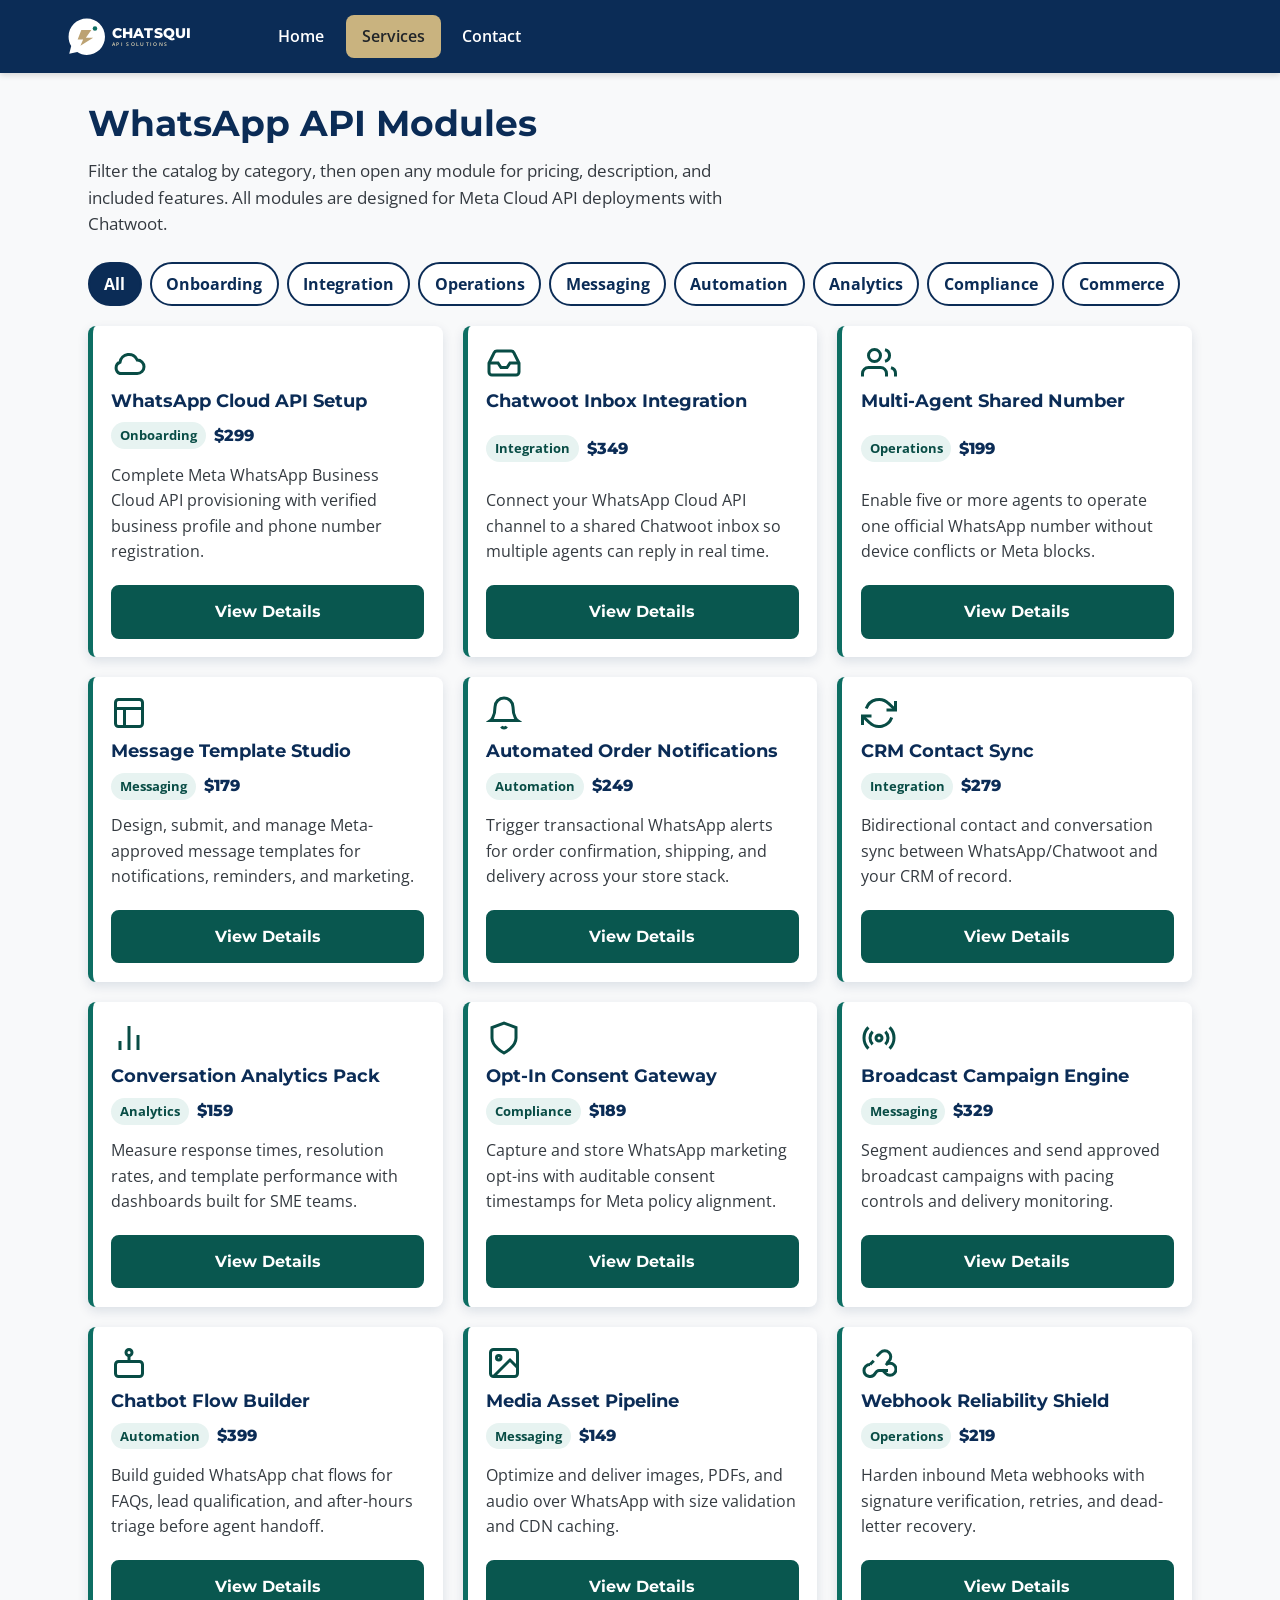
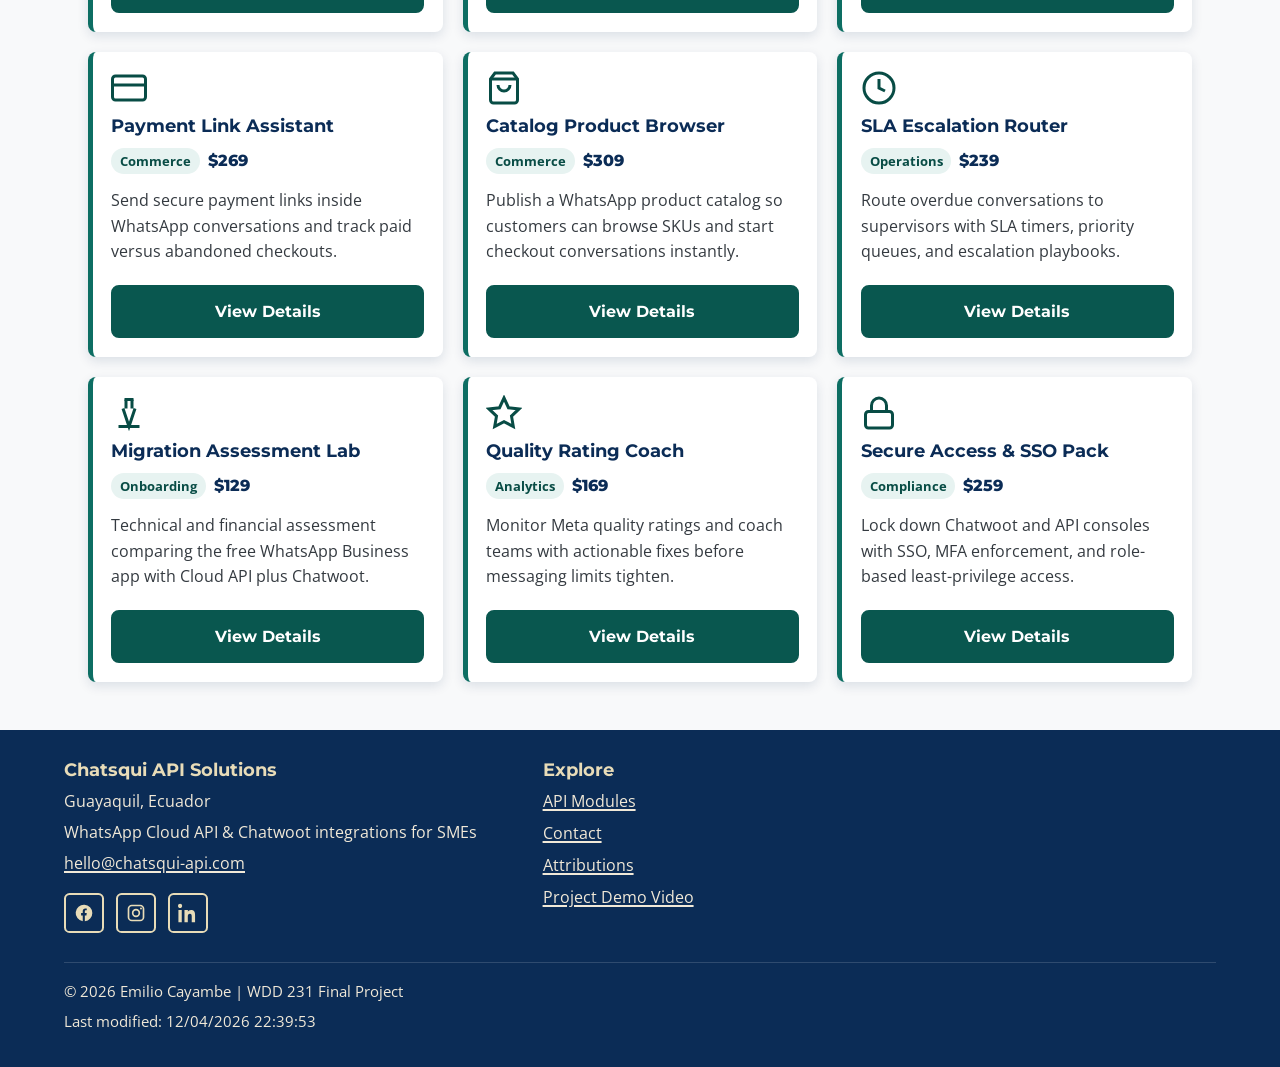
<file: final/services.html>
<!DOCTYPE html>
<html lang="en">

<head>
  <meta charset="UTF-8">
  <meta name="viewport" content="width=device-width, initial-scale=1.0">
  <title>Services | Chatsqui API Solutions</title>
  <meta name="description"
    content="Browse Chatsqui WhatsApp Cloud API modules including Chatwoot integration, templates, automation, analytics, and compliance.">
  <meta name="author" content="Emilio Cayambe">
  <link rel="icon" href="images/favicon.ico" type="image/x-icon">

  <link rel="preconnect" href="https://fonts.googleapis.com">
  <link rel="preconnect" href="https://fonts.gstatic.com" crossorigin>
  <link
    href="https://fonts.googleapis.com/css2?family=Montserrat:wght@600;700;800&family=Open+Sans:wght@400;600;700&display=swap"
    rel="stylesheet">

  <meta property="og:title" content="WhatsApp API Modules | Chatsqui API Solutions">
  <meta property="og:type" content="website">
  <meta property="og:url" content="https://emiliocayambe.github.io/wdd231/final/services.html">
  <meta property="og:image" content="https://emiliocayambe.github.io/wdd231/final/images/og-banner.png">
  <meta property="og:description"
    content="Browse eighteen WhatsApp Cloud API modules for onboarding, messaging, automation, analytics, commerce, and Meta compliance.">
  <meta property="og:site_name" content="Chatsqui API Solutions">

  <link rel="stylesheet" href="styles/normalize.css">
  <link rel="stylesheet" href="styles/base.css">
  <link rel="stylesheet" href="styles/small.css">
  <link rel="stylesheet" href="styles/larger.css">
  <script src="scripts/main.js" defer></script>
  <script type="module" src="scripts/services.js"></script>
</head>

<body>
  <a class="skip-link" href="#main-content">Skip to main content</a>

  <header>
    <div class="header-bar">
      <a href="index.html" class="brand" aria-label="Chatsqui API Solutions Home">
        <svg class="brand-logo" xmlns="http://www.w3.org/2000/svg" viewBox="0 0 400 100" width="220" height="55" role="img" aria-labelledby="logoTitle logoDesc">
          <title id="logoTitle">Chatsqui API Solutions Logo</title>
          <desc id="logoDesc">Chat bubble with speed bolt and connection node beside the Chatsqui API Solutions wordmark</desc>
          <g transform="translate(10, 10)">
            <path d="M 40 0 C 17.9 0 0 17.9 0 40 C 0 47.5 2.1 54.5 5.8 60.5 L 1.5 77.5 L 19.2 73.4 C 25.3 77.5 32.4 80 40 80 C 62.1 80 80 62.1 80 40 C 80 17.9 62.1 0 40 0 Z" fill="#ffffff" />
            <path d="M 28 25 L 50 25 L 38 42 L 54 42 L 26 60 L 32 46 L 20 46 Z" fill="#bca272" />
            <circle cx="58" cy="22" r="5" fill="#0d6e63" />
          </g>
          <text x="105" y="52" font-family="'Montserrat', sans-serif" font-weight="800" font-size="30" fill="#ffffff" letter-spacing="0.5">CHATSQUI</text>
          <text x="105" y="70" font-family="'Open Sans', sans-serif" font-weight="600" font-size="11" fill="#e8dcb8" letter-spacing="3">API SOLUTIONS</text>
        </svg>
      </a>

      <button id="menu-button" type="button" aria-label="Toggle navigation menu" aria-controls="primary-nav"
        aria-expanded="false">
        <span></span>
        <span></span>
        <span></span>
      </button>

      <nav id="primary-nav" aria-label="Primary">
      <ul class="nav-menu">
        <li><a href="index.html">Home</a></li>
        <li><a href="services.html" class="current" aria-current="page">Services</a></li>
        <li><a href="contact.html">Contact</a></li>
      </ul>
      </nav>
    </div>
  </header>

  <main id="main-content">
    <div class="page-intro">
      <h1>WhatsApp API Modules</h1>
      <p class="intro-copy">
        Filter the catalog by category, then open any module for pricing, description, and included features.
        All modules are designed for Meta Cloud API deployments with Chatwoot.
      </p>
    </div>

    <div id="filter-bar" class="filter-bar" role="group" aria-label="Filter services by category"></div>

    <section id="services-grid" aria-live="polite" aria-label="Services catalog">
      <p>Loading services catalog&hellip;</p>
    </section>
  </main>

  <dialog id="service-modal" aria-labelledby="modal-title">
    <div class="dialog-panel">
      <div class="dialog-heading">
        <h2 id="modal-title">Service Details</h2>
        <button type="button" id="dialog-close" class="dialog-close" aria-label="Close dialog">&times;</button>
      </div>
      <div id="modal-body"></div>
    </div>
  </dialog>

  <footer>
    <div class="footer-grid">
      <div>
        <h2>Chatsqui API Solutions</h2>
        <p>Guayaquil, Ecuador</p>
        <p>WhatsApp Cloud API &amp; Chatwoot integrations for SMEs</p>
        <p><a href="mailto:hello@chatsqui-api.com">hello@chatsqui-api.com</a></p>

        <div class="footer-social">
          <a href="https://www.facebook.com/emilio.cayambe" target="_blank" rel="noopener noreferrer"
            aria-label="Facebook">
            <svg xmlns="http://www.w3.org/2000/svg" viewBox="0 0 24 24" width="24" height="24" aria-hidden="true"
              focusable="false">
              <path fill="currentColor"
                d="M22 12a10 10 0 1 0-11.5 9.9v-7h-2v-3h2v-2.3c0-2 1.2-3.1 3-3.1.9 0 1.8.1 1.8.1v2h-1c-1 0-1.3.6-1.3 1.2V12h2.3l-.4 3h-1.9v7A10 10 0 0 0 22 12z" />
            </svg>
          </a>
          <a href="https://www.instagram.com/emiliocayambe/" target="_blank" rel="noopener noreferrer" aria-label="Instagram">
            <svg xmlns="http://www.w3.org/2000/svg" viewBox="0 0 24 24" width="24" height="24" aria-hidden="true"
              focusable="false">
              <path fill="currentColor"
                d="M7 2h10a5 5 0 0 1 5 5v10a5 5 0 0 1-5 5H7a5 5 0 0 1-5-5V7a5 5 0 0 1 5-5zm0 2a3 3 0 0 0-3 3v10a3 3 0 0 0 3 3h10a3 3 0 0 0 3-3V7a3 3 0 0 0-3-3H7zm11 1.5a1.2 1.2 0 1 1 0 2.4 1.2 1.2 0 0 1 0-2.4zM12 7a5 5 0 1 1 0 10 5 5 0 0 1 0-10zm0 2a3 3 0 1 0 0 6 3 3 0 0 0 0-6z" />
            </svg>
          </a>
          <a href="https://www.linkedin.com/in/emilio-cayambe-04a840b8/" target="_blank" rel="noopener noreferrer"
            aria-label="LinkedIn">
            <svg xmlns="http://www.w3.org/2000/svg" viewBox="0 0 24 24" width="24" height="24" aria-hidden="true"
              focusable="false">
              <path fill="currentColor"
                d="M4.98 3.5C4.98 4.88 3.86 6 2.5 6S0 4.88 0 3.5 1.12 1 2.5 1s2.48 1.12 2.48 2.5zM.5 8.5h4V23h-4V8.5zm7.5 0h3.84v1.98h.05c.53-1 1.84-2.05 3.79-2.05 4.05 0 4.8 2.67 4.8 6.14V23h-4v-6.6c0-1.57-.03-3.6-2.19-3.6-2.2 0-2.53 1.71-2.53 3.48V23h-4V8.5z" />
            </svg>
          </a>
        </div>
      </div>
      <div>
        <h2>Explore</h2>
        <ul class="footer-links">
          <li><a href="services.html">API Modules</a></li>
          <li><a href="contact.html">Contact</a></li>
          <li><a href="attributions.html">Attributions</a></li>
          <li><a href="https://youtu.be/6WSDE4mc678" target="_blank" rel="noopener noreferrer">Project Demo Video</a></li>
        </ul>
      </div>
      <div class="footer-meta">
        <p>&copy; <span id="year"></span> Emilio Cayambe | WDD 231 Final Project</p>
        <p>Last modified: <span id="lastModified"></span></p>
      </div>
    </div>
  </footer>
</body>

</html>
</file>
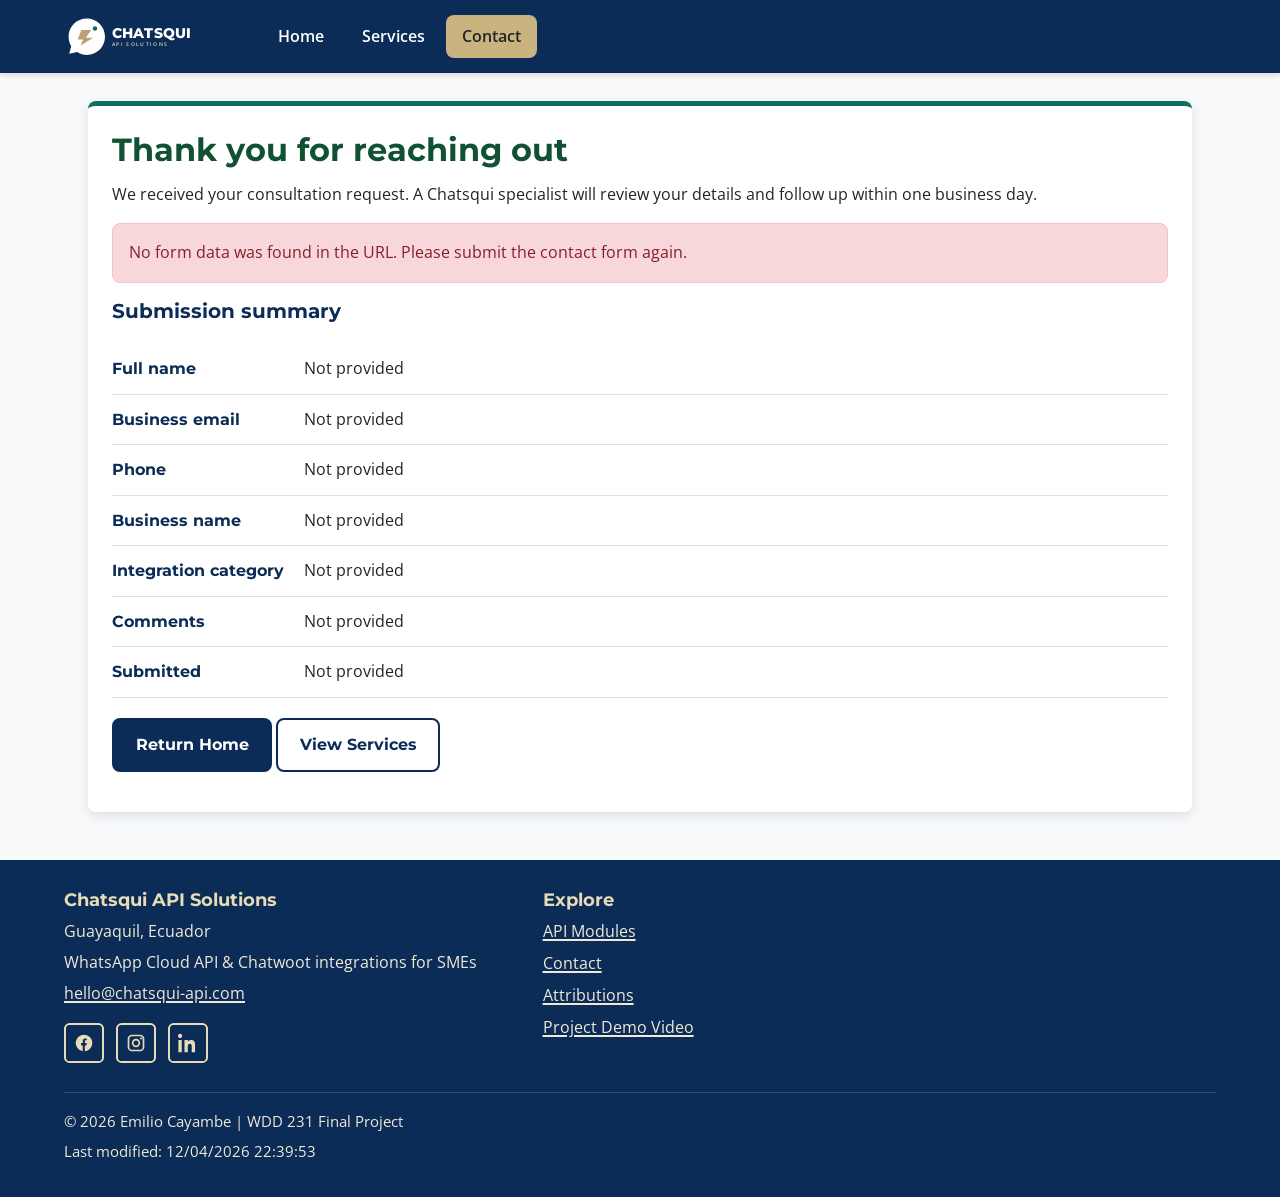
<file: final/thankyou.html>
<!DOCTYPE html>
<html lang="en">

<head>
  <meta charset="UTF-8">
  <meta name="viewport" content="width=device-width, initial-scale=1.0">
  <title>Thank You | Chatsqui API Solutions</title>
  <meta name="description"
    content="Thank you for contacting Chatsqui API Solutions. Review the consultation details you submitted.">
  <meta name="author" content="Emilio Cayambe">
  <meta name="robots" content="noindex">
  <link rel="icon" href="images/favicon.ico" type="image/x-icon">

  <link rel="preconnect" href="https://fonts.googleapis.com">
  <link rel="preconnect" href="https://fonts.gstatic.com" crossorigin>
  <link
    href="https://fonts.googleapis.com/css2?family=Montserrat:wght@600;700;800&family=Open+Sans:wght@400;600;700&display=swap"
    rel="stylesheet">

  <meta property="og:title" content="Thank You for Contacting Chatsqui API Solutions">
  <meta property="og:type" content="website">
  <meta property="og:url" content="https://emiliocayambe.github.io/wdd231/final/thankyou.html">
  <meta property="og:image" content="https://emiliocayambe.github.io/wdd231/final/images/og-banner.png">
  <meta property="og:description"
    content="We received your Chatsqui consultation request. Review your submitted details while our team prepares your next steps.">
  <meta property="og:site_name" content="Chatsqui API Solutions">

  <link rel="stylesheet" href="styles/normalize.css">
  <link rel="stylesheet" href="styles/base.css">
  <link rel="stylesheet" href="styles/small.css">
  <link rel="stylesheet" href="styles/larger.css">
  <script src="scripts/main.js" defer></script>
  <script type="module" src="scripts/thankyou.js"></script>
</head>

<body>
  <a class="skip-link" href="#main-content">Skip to main content</a>

  <header>
    <div class="header-bar">
      <a href="index.html" class="brand" aria-label="Chatsqui API Solutions Home">
        <svg class="brand-logo" xmlns="http://www.w3.org/2000/svg" viewBox="0 0 400 100" width="220" height="55" role="img" aria-labelledby="logoTitle logoDesc">
          <title id="logoTitle">Chatsqui API Solutions Logo</title>
          <desc id="logoDesc">Chat bubble with speed bolt and connection node beside the Chatsqui API Solutions wordmark</desc>
          <g transform="translate(10, 10)">
            <path d="M 40 0 C 17.9 0 0 17.9 0 40 C 0 47.5 2.1 54.5 5.8 60.5 L 1.5 77.5 L 19.2 73.4 C 25.3 77.5 32.4 80 40 80 C 62.1 80 80 62.1 80 40 C 80 17.9 62.1 0 40 0 Z" fill="#ffffff" />
            <path d="M 28 25 L 50 25 L 38 42 L 54 42 L 26 60 L 32 46 L 20 46 Z" fill="#bca272" />
            <circle cx="58" cy="22" r="5" fill="#0d6e63" />
          </g>
          <text x="105" y="52" font-family="'Montserrat', sans-serif" font-weight="800" font-size="30" fill="#ffffff" letter-spacing="0.5">CHATSQUI</text>
          <text x="105" y="70" font-family="'Open Sans', sans-serif" font-weight="600" font-size="11" fill="#e8dcb8" letter-spacing="3">API SOLUTIONS</text>
        </svg>
      </a>

      <button id="menu-button" type="button" aria-label="Toggle navigation menu" aria-controls="primary-nav"
        aria-expanded="false">
        <span></span>
        <span></span>
        <span></span>
      </button>

      <nav id="primary-nav" aria-label="Primary">
      <ul class="nav-menu">
        <li><a href="index.html">Home</a></li>
        <li><a href="services.html">Services</a></li>
        <li><a href="contact.html" class="current">Contact</a></li>
      </ul>
      </nav>
    </div>
  </header>

  <main id="main-content">
    <section class="thankyou-panel" aria-labelledby="thankyou-heading">
      <h1 id="thankyou-heading">Thank you for reaching out</h1>
      <p>
        We received your consultation request. A Chatsqui specialist will review your details and follow up
        within one business day.
      </p>

      <p id="empty-submission" class="error-message" role="status" hidden>
        No form data was found in the URL. Please submit the contact form again.
      </p>

      <h2>Submission summary</h2>
      <ul class="submission-list">
        <li>
          <strong>Full name</strong>
          <span id="display-fullname"></span>
        </li>
        <li>
          <strong>Business email</strong>
          <span id="display-email"></span>
        </li>
        <li>
          <strong>Phone</strong>
          <span id="display-phone"></span>
        </li>
        <li>
          <strong>Business name</strong>
          <span id="display-business"></span>
        </li>
        <li>
          <strong>Integration category</strong>
          <span id="display-category"></span>
        </li>
        <li>
          <strong>Comments</strong>
          <span id="display-comments"></span>
        </li>
        <li>
          <strong>Submitted</strong>
          <span id="display-timestamp"></span>
        </li>
      </ul>

      <p>
        <a class="site-button" href="index.html">Return Home</a>
        <a class="site-button site-button-outline" href="services.html">View Services</a>
      </p>
    </section>
  </main>

  <footer>
    <div class="footer-grid">
      <div>
        <h2>Chatsqui API Solutions</h2>
        <p>Guayaquil, Ecuador</p>
        <p>WhatsApp Cloud API &amp; Chatwoot integrations for SMEs</p>
        <p><a href="mailto:hello@chatsqui-api.com">hello@chatsqui-api.com</a></p>

        <div class="footer-social">
          <a href="https://www.facebook.com/emilio.cayambe" target="_blank" rel="noopener noreferrer"
            aria-label="Facebook">
            <svg xmlns="http://www.w3.org/2000/svg" viewBox="0 0 24 24" width="24" height="24" aria-hidden="true"
              focusable="false">
              <path fill="currentColor"
                d="M22 12a10 10 0 1 0-11.5 9.9v-7h-2v-3h2v-2.3c0-2 1.2-3.1 3-3.1.9 0 1.8.1 1.8.1v2h-1c-1 0-1.3.6-1.3 1.2V12h2.3l-.4 3h-1.9v7A10 10 0 0 0 22 12z" />
            </svg>
          </a>
          <a href="https://www.instagram.com/emiliocayambe/" target="_blank" rel="noopener noreferrer" aria-label="Instagram">
            <svg xmlns="http://www.w3.org/2000/svg" viewBox="0 0 24 24" width="24" height="24" aria-hidden="true"
              focusable="false">
              <path fill="currentColor"
                d="M7 2h10a5 5 0 0 1 5 5v10a5 5 0 0 1-5 5H7a5 5 0 0 1-5-5V7a5 5 0 0 1 5-5zm0 2a3 3 0 0 0-3 3v10a3 3 0 0 0 3 3h10a3 3 0 0 0 3-3V7a3 3 0 0 0-3-3H7zm11 1.5a1.2 1.2 0 1 1 0 2.4 1.2 1.2 0 0 1 0-2.4zM12 7a5 5 0 1 1 0 10 5 5 0 0 1 0-10zm0 2a3 3 0 1 0 0 6 3 3 0 0 0 0-6z" />
            </svg>
          </a>
          <a href="https://www.linkedin.com/in/emilio-cayambe-04a840b8/" target="_blank" rel="noopener noreferrer"
            aria-label="LinkedIn">
            <svg xmlns="http://www.w3.org/2000/svg" viewBox="0 0 24 24" width="24" height="24" aria-hidden="true"
              focusable="false">
              <path fill="currentColor"
                d="M4.98 3.5C4.98 4.88 3.86 6 2.5 6S0 4.88 0 3.5 1.12 1 2.5 1s2.48 1.12 2.48 2.5zM.5 8.5h4V23h-4V8.5zm7.5 0h3.84v1.98h.05c.53-1 1.84-2.05 3.79-2.05 4.05 0 4.8 2.67 4.8 6.14V23h-4v-6.6c0-1.57-.03-3.6-2.19-3.6-2.2 0-2.53 1.71-2.53 3.48V23h-4V8.5z" />
            </svg>
          </a>
        </div>
      </div>
      <div>
        <h2>Explore</h2>
        <ul class="footer-links">
          <li><a href="services.html">API Modules</a></li>
          <li><a href="contact.html">Contact</a></li>
          <li><a href="attributions.html">Attributions</a></li>
          <li><a href="https://youtu.be/6WSDE4mc678" target="_blank" rel="noopener noreferrer">Project Demo Video</a></li>
        </ul>
      </div>
      <div class="footer-meta">
        <p>&copy; <span id="year"></span> Emilio Cayambe | WDD 231 Final Project</p>
        <p>Last modified: <span id="lastModified"></span></p>
      </div>
    </div>
  </footer>
</body>

</html>
</file>
<file: styles/small.css>
/* Reset basic browser styles */
* {
    box-sizing: border-box;
    margin: 0;
    padding: 0;
}

body {
    font-family: 'Roboto', sans-serif;
    line-height: 1.5;
    padding: 1rem;
    background-color: #f4f4f4;
    color: #333;
}

/* Header and Navigation structure */
header {
    display: grid;
    grid-template-columns: 40px auto 44px;
    align-items: center;
    padding: 1rem;
    background-color: white;
    color: #2c3e50;
}

header span {
    font-size: 1.5rem;
    font-weight: bold;
}

/* Hamburger menu button styles */
.hamburger {
    background: none;
    border: none;
    cursor: pointer;
    color: #2c3e50;
}

.hamburger::before {
    content: "\2630";
    font-size: 2rem;
}

.hamburger.show::before {
    content: "\00D7";
}

nav {
    grid-column: 1 / 4;
}

nav ul {
    display: none;
    list-style: none;
    background-color: #2c3e50;
}

nav ul.open {
    display: flex;
    flex-direction: column;
}

nav a {
    display: block;
    padding: 1rem;
    color: white;
    text-decoration: none;
    text-align: center;
}

/* Navigation interaction states */
nav a.active {
    background-color: #2c3e50;
    color: #ffffff;
    font-weight: bold;
}

nav a:hover {
    background-color: #34495e;
}

/* Main content settings */
main h1 {
    text-align: center;
    padding: 1rem 0;
    color: #2c3e50;
}

/* Card styles for main content sections */
.card {
    background: white;
    border: 1px solid #ccc;
    border-radius: 8px;
    margin-bottom: 1rem;
    overflow: hidden;
}

h2 {
    background-color: #2c3e50;
    color: white;
    padding: 0.5rem;
    text-align: center;
    font-size: 1.1rem;
}

.card-content {
    padding: 1rem;
}

/* Course buttons filter styles */
#course-buttons {
    display: flex;
    justify-content: center;
    gap: 10px;
    margin: 1.5rem 0;
}

#course-buttons button {
    background-color: white;
    color: #2c3e50;
    border: 2px solid #2c3e50;
    padding: 0.6rem 1.2rem;
    cursor: pointer;
    font-weight: bold;
    border-radius: 5px;
    transition: all 0.3s ease;
}

#course-buttons button.active {
    background-color: #2c3e50;
    color: white;
}

/* Footer and social icons styles */
footer {
    margin-top: 2rem;
    padding: 1rem;
    text-align: center;
    background: #2c3e50;
    color: white;
}

.footer-contact {
    display: flex;
    justify-content: center;
    gap: 20px;
    margin-bottom: 1rem;
}

.footer-contact a {
    display: flex;
    width: 45px;
    height: 45px;
    border: 2px solid white;
    border-radius: 50%;
    align-items: center;
    justify-content: center;
    transition: all 0.3s ease;
}

.footer-contact img.icon {
    width: 24px;
    height: 24px;
    filter: brightness(0) invert(1);
    transition: filter 0.3s ease;
}

.footer-contact a:hover {
    background-color: white;
}

.footer-contact a:hover img.icon {
    filter: brightness(0) invert(0.2);
}
</file>
<file: styles/larger.css>
@media only screen and (min-width: 38rem) {

    /* Main container max-width settings */
    body {
        max-width: 1000px;
        margin: 0 auto;
    }

    /* Horizontal navigation for desktop */
    #menu {
        display: none;
    }

    nav ul {
        display: flex !important;
        background: none !important;
        justify-content: center;
        gap: 20px;
    }

    nav a {
        color: #2c3e50;
        padding: 0.5rem;
    }

    nav a:hover {
        background-color: #f4f4f4;
        border-radius: 4px;
    }

    nav a.active {
        background-color: #2c3e50;
        color: white;
        border-radius: 4px;
    }

    /* Grid layout for main sections */
    main {
        display: grid;
        grid-template-columns: 1fr 1fr;
        gap: 20px;
    }

    /* Force the h1 to span across all columns */
    main h1 {
        grid-column: span 2;
        text-align: center;
        /* Optional: centers the title */
        margin-bottom: 10px;
    }

    /* Ensure the course section spans full width for better readability */
    section:last-of-type {
        grid-column: span 2;
    }

    main section:nth-of-type(3),
    main section:nth-of-type(4) {
        grid-column: span 2;
    }

    /* Grid for course cards inside the section */
    #course-cards {
        display: grid;
        grid-template-columns: repeat(auto-fit, minmax(250px, 1fr));
        gap: 20px;
    }
}
</file>
<file: chamber/styles/small.css>
:root {
  --heading-font: 'Montserrat', sans-serif;
  --body-font: 'Open Sans', sans-serif;
  --primary-color: #0b2c56;
  --secondary-color: #bca272;
  --accent-color: #1a4a80;
  --text-color: #333333;
  --bg-color: #ffffff;
  --bg-light: #f8f9fa;
  --border-color: #e0e0e0;
  --max-width: 1200px;
}

* {
  box-sizing: border-box;
  margin: 0;
  padding: 0;
}

body {
  font-family: var(--body-font);
  background-color: var(--bg-light);
  color: var(--text-color);
  line-height: 1.6;
  overflow-x: hidden;
}

/* --- HEADER & NAV (Directorio y Home) --- */
header {
  background-color: var(--primary-color);
  color: var(--bg-color);
  padding: 1rem;
  position: relative;
  box-shadow: 0 2px 5px rgba(0, 0, 0, 0.1);
}

.header-container {
  display: flex;
  align-items: center;
  gap: 1rem;
  max-width: var(--max-width);
  margin: 0 auto;
}

.logo {
  width: 65px;
  height: 65px;
  border-radius: 50%;
  object-fit: cover;
  border: 2px solid var(--secondary-color);
  background-color: var(--bg-color);
}

.header-titles .header-title-text {
  font-family: var(--heading-font);
  font-size: 1.2rem;
  font-weight: 700;
  color: var(--bg-color);
}

.tagline {
  font-size: 0.85rem;
  color: #f1e2c3;
  font-weight: 500;
  margin-top: 2px;
}

#menu-button {
  background-color: var(--primary-color);
  border: none;
  cursor: pointer;
  display: block;
  position: absolute;
  right: 1.5rem;
  top: 1.5rem;
  width: 30px;
  height: 25px;
  z-index: 150;
}

#menu-button span {
  background-color: var(--bg-color);
  display: block;
  height: 3px;
  margin: 5px 0;
  transition: 0.3s ease-in-out;
  width: 100%;
}

#menu-button.open span:nth-child(1) {
  transform: translateY(8px) rotate(45deg);
}

#menu-button.open span:nth-child(2) {
  opacity: 0;
}

#menu-button.open span:nth-child(3) {
  transform: translateY(-8px) rotate(-45deg);
}

#primary-nav {
  display: none;
  width: 100%;
  margin-top: 1rem;
  background-color: var(--primary-color) !important;
  position: relative;
  z-index: 10;
  clear: both;
}

#primary-nav.open {
  display: block;
}

.nav-menu {
  list-style: none;
  display: flex;
  flex-direction: column;
  padding: 0;
  margin: 0;
}

.nav-menu li a {
  color: var(--bg-color);
  text-decoration: none;
  padding: 0.8rem 1rem;
  display: block;
  border-bottom: 1px solid rgba(255, 255, 255, 0.1);
  font-weight: 500;
}

.nav-menu li a:hover,
.nav-menu li a.active {
  background-color: var(--secondary-color) !important;
  color: #000000 !important;
  font-weight: 700;
  /* Aumentamos peso para mejorar legibilidad */
}

/* --- DIRECTORIO (Estilos Originales) --- */
main {
  padding: 1.5rem 1rem;
  max-width: var(--max-width);
  margin: 0 auto;
  min-height: 70vh;
}

.directory-intro {
  text-align: center;
  margin-bottom: 1.5rem;
}

.directory-intro h1 {
  font-family: var(--heading-font);
  color: var(--primary-color);
  margin-bottom: 0.5rem;
  font-size: 1.8rem;
}

.view-controls {
  display: flex;
  justify-content: center;
  gap: 1rem;
  margin-top: 1rem;
}

.view-controls button {
  font-family: var(--heading-font);
  background-color: var(--bg-color);
  color: var(--primary-color);
  border: 2px solid var(--primary-color);
  padding: 0.5rem 1rem;
  font-weight: 600;
  cursor: pointer;
  border-radius: 4px;
  display: flex;
  align-items: center;
  gap: 0.5rem;
  transition: all 0.3s;
}

.view-controls button:hover,
.view-controls button.active {
  background-color: var(--primary-color);
  color: var(--bg-color) !important;
  border-color: var(--primary-color);
}

.grid-view {
  display: grid;
  grid-template-columns: 1fr;
  gap: 1.5rem;
}

.grid-view .member-card {
  background-color: var(--bg-color);
  border: 1px solid var(--border-color);
  border-radius: 8px;
  padding: 1.5rem;
  text-align: center;
  box-shadow: 0 4px 6px rgba(0, 0, 0, 0.05);
}

.grid-view .member-card.gold-member {
  border-top: 4px solid var(--secondary-color);
}

.grid-view .member-card.silver-member {
  border-top: 4px solid #a6a6a6;
}

.grid-view .member-card img {
  max-width: 120px;
  height: auto;
  margin-bottom: 1rem;
}

.grid-view .member-card h2 {
  font-family: var(--heading-font);
  color: var(--primary-color);
  margin-bottom: 0.5rem;
}

.grid-view .member-card .tagline {
  font-style: italic;
  color: #222222;
  margin-bottom: 1rem;
}

.grid-view .member-card p {
  font-size: 0.9rem;
  margin: 0.3rem 0;
}

.grid-view .member-card a {
  color: var(--accent-color);
  font-weight: 600;
  text-decoration: none;
}

.grid-view .member-card hr {
  border: 0;
  border-top: 1px solid var(--border-color);
  margin: 1rem 0;
  height: 0;
}

.membership-badge {
  display: inline-block;
  padding: 0.2rem 0.6rem;
  border-radius: 20px;
  font-size: 0.75rem;
  font-weight: bold;
  text-transform: uppercase;
}

.membership-badge.gold-member {
  background-color: #fcf8e3;
  color: #57411c;
}

.membership-badge.silver-member {
  background-color: #e0e0e0;
  color: #222222;
}

.membership-badge.regular-member {
  background-color: #d9edf7;
  color: #123c52;
}

.list-view {
  display: flex;
  flex-direction: column;
  gap: 1rem;
}

.list-view .member-card {
  background-color: var(--bg-color);
  border-left: 5px solid var(--primary-color);
  padding: 1rem;
  display: flex;
  flex-direction: column;
  gap: 0.3rem;
}

.list-view .member-card img,
.list-view .member-card .tagline,
.list-view .member-card hr {
  display: none;
}

/* --- FOOTER --- */
footer {
  background-color: var(--primary-color);
  color: var(--bg-color);
  padding: 2rem 1rem;
  text-align: center;
  font-size: 0.9rem;
  margin-top: 3rem;
}

.footer-container {
  max-width: var(--max-width);
  margin: 0 auto;
  display: flex;
  flex-direction: column;
  gap: 1.5rem;
}

.footer-info h2 {
  color: var(--secondary-color);
}

.footer-meta {
  border-top: 1px solid rgba(255, 255, 255, 0.1);
  padding-top: 1.5rem;
}

.footer-social {
  display: flex;
  justify-content: center;
  gap: 1.5rem;
  margin: 1rem 0;
}

.footer-social a {
  color: var(--secondary-color);
  font-size: 1.5rem;
  transition: transform 0.2s, color 0.2s;
}

.footer-social svg {
  width: 1.5rem;
  height: 1.5rem;
  display: block;
  fill: currentColor;
}

.footer-social a:hover {
  color: var(--bg-color);
  transform: scale(1.1);
}

/* --- HOME PAGE (Aislado) --- */
.hero-container {
  position: relative;
  width: 100%;
  margin-bottom: 2rem;
}

.hero-container img {
  width: 100%;
  display: block;
  height: auto;
}

.hero-label {
  /* On mobile: below the image so it doesn't cover the photo */
  position: static;
  width: 100%;
  max-width: 100%;
  margin-top: 0.75rem;
  background-color: rgba(11, 44, 86, 0.95);
  padding: 1rem;
  color: var(--bg-color);
  border-radius: 4px;
  box-sizing: border-box;
}

.hero-label h1 {
  font-family: var(--heading-font);
  font-size: 1.15rem;
  line-height: 1.3;
  margin: 0;
}

.cta-button {
  display: inline-block;
  background-color: var(--secondary-color);
  color: #000;
  padding: 0.55rem 1rem;
  text-decoration: none;
  font-weight: 700;
  font-size: 0.9rem;
  margin-top: 0.75rem;
  border-radius: 4px;
}

.home-grid {
  display: grid;
  grid-template-columns: 1fr;
  gap: 1.5rem;
  margin-bottom: 2rem;
}

.card {
  background: var(--bg-color);
  padding: 1.5rem;
  border: 1px solid var(--border-color);
  border-radius: 8px;
  box-shadow: 0 2px 4px rgba(0, 0, 0, 0.05);
}

.card h2 {
  font-family: var(--heading-font);
  color: var(--primary-color);
  margin-bottom: 1rem;
  border-bottom: 2px solid var(--secondary-color);
  padding-bottom: 0.5rem;
}

.current-weather {
  display: flex;
  align-items: center;
  gap: 1rem;
  border-bottom: 1px solid var(--border-color);
  padding-bottom: 1rem;
  margin-bottom: 1rem;
}

#weather-icon {
  width: 60px;
  height: 60px;
}

.climate-desc {
  font-size: 0.9rem;
  font-style: italic;
  margin-bottom: 1rem;
  color: #555;
  border-left: 3px solid var(--secondary-color);
  padding-left: 10px;
}

.forecast-grid {
  display: grid;
  grid-template-columns: repeat(3, 1fr);
  gap: 10px;
}

.forecast-box {
  border: 1px solid var(--border-color);
  border-bottom: 4px solid var(--secondary-color);
  padding: 10px;
  text-align: center;
  border-radius: 4px;
  background: #fff;
}

.forecast-box strong {
  display: block;
  color: var(--primary-color);
  font-weight: 700;
  margin-bottom: 5px;
}

.event-list {
  list-style: none;
  padding: 0;
  margin: 0;
}

.event-list li {
  display: flex;
  align-items: center;
  gap: 1rem;
  padding: 0.8rem 0;
  border-bottom: 1px solid var(--border-color);
}

.event-date {
  background-color: var(--secondary-color);
  color: #000;
  padding: 3px 8px;
  border-radius: 4px;
  font-size: 0.75rem;
  font-weight: 700;
  text-transform: uppercase;
  min-width: 65px;
  text-align: center;
}

#spotlights-container .spotlight-grid {
  display: grid;
  grid-template-columns: 1fr;
  gap: 1.5rem;
  margin-top: 1rem;
}

.home-member-card {
  background-color: var(--bg-color);
  border: 1px solid var(--border-color);
  border-top: 4px solid var(--secondary-color);
  border-radius: 8px;
  padding: 1.5rem;
  text-align: center;
  box-shadow: 0 4px 6px rgba(0, 0, 0, 0.05);
}

.home-member-card h3 {
  color: var(--primary-color);
  margin-bottom: 0.5rem;
  font-family: var(--heading-font);
}

.home-member-card .tagline {
  font-style: italic;
  color: #222222;
  margin-bottom: 1rem;
  display: block;
}

.home-member-card .card-info {
  text-align: left;
  font-size: 0.85rem;
  color: var(--text-color);
}

.home-member-card .card-info p {
  margin: 0.5rem 0;
}

.home-member-card i {
  color: var(--secondary-color);
  margin-right: 8px;
  width: 15px;
  text-align: center;
}

.home-member-card a {
  color: var(--accent-color);
  font-weight: 600;
  text-decoration: none;
}
</file>
<file: chamber/styles/larger.css>
@media only screen and (min-width: 64rem) {

    /* --- Header & Navigation Desktop --- */
    header {
        display: flex !important;
        justify-content: space-between;
        align-items: center;
        padding: 1rem 2rem;
        position: static;
    }

    .header-titles .header-title-text {
        font-size: 1.6rem;
    }

    .header-container {
        display: flex;
        align-items: center;
        gap: 1.5rem;
    }

    .logo {
        width: 80px;
        height: 80px;
    }

    #menu-button {
        display: none !important;
    }

    #primary-nav {
        display: block !important;
        width: auto;
        margin-top: 0;
    }

    .nav-menu {
        display: flex !important;
        flex-direction: row !important;
        gap: 0.5rem;
        list-style: none;
        margin: 0;
        padding: 0;
    }

    .nav-menu li a {
        color: var(--bg-color);
        text-decoration: none;
        padding: 0.6rem 1.2rem;
        display: inline-block;
        border-bottom: none !important;
        border-radius: 4px;
        font-weight: 500;
        white-space: nowrap;
        transition: background-color 0.3s, color 0.3s;
    }

    .nav-menu li a:hover,
    .nav-menu li a.active {
        background-color: var(--secondary-color) !important;
        color: #000000 !important;
    }

    /* --- Directory Styles  --- */
    main {
        padding: 2rem;
    }

    .grid-view {
        display: grid !important;
        grid-template-columns: repeat(3, 1fr) !important;
        gap: 2rem;
    }

    .list-view {
        display: flex !important;
        flex-direction: column !important;
        gap: 1rem;
    }

    .list-view .member-card {
        display: flex !important;
        flex-direction: row !important;
        justify-content: space-between !important;
        align-items: center !important;
        padding: 0.75rem 1.5rem !important;
        background-color: var(--bg-color);
        border-left: 5px solid var(--primary-color);
        border-top: none !important;
    }

    .list-view .member-card h3 {
        flex: 1.5;
        margin: 0;
        text-align: left;
    }

    .list-view .member-card .membership-badge {
        flex: 1;
        margin: 0;
        font-weight: 600;
    }

    .list-view .member-card .address {
        flex: 2;
        margin: 0;
    }

    .list-view .member-card .phone {
        flex: 1.2;
        margin: 0;
    }

    .list-view .member-card .website {
        flex: 1;
        margin: 0;
        text-align: right;
    }

    .list-view .member-card hr {
        display: none;
    }

    /* --- Footer Desktop --- */
    .footer-container {
        flex-direction: row !important;
        justify-content: space-between !important;
        align-items: center !important;
        text-align: left;
    }

    .footer-meta {
        border-top: none;
        padding-top: 0;
        text-align: right;
    }

    /* --- Home Page Layout  --- */
    .hero-container {
        max-width: var(--max-width);
        margin: 0 auto 2rem auto;
    }

    .hero-label {
        position: absolute;
        bottom: 1rem;
        left: 1rem;
        right: auto;
        width: auto;
        max-width: 28rem;
        margin-top: 0;
        padding: 1.5rem;
    }

    .hero-label h1 {
        font-size: 1.75rem;
    }

    .cta-button {
        padding: 0.8rem 1.5rem;
        font-size: 1rem;
        margin-top: 1rem;
    }

    .home-grid {
        display: grid;
        grid-template-columns: 2fr 1fr;
        /* forecast 2 parts   */
        gap: 1.5rem;
    }

    .spotlight-grid {
        display: grid;
        grid-template-columns: repeat(3, 1fr) !important;
        /* make sure 3 columns */
        gap: 1.5rem;
    }

    /* home cards no change */
    #spotlights-container .member-card {
        display: flex !important;
        flex-direction: column !important;
        height: 100%;
    }

    /* join styles */

    .join-wrapper {
        flex-direction: row;
        align-items: flex-start;
    }

    .join-form {
        flex: 2;
    }

    .join-cards-container {
        flex: 1;
    }

}
</file>
<file: final/styles/base.css>
/* ==========================================================================
   base.css — Design tokens, typography, and shared structural styles
   Chatsqui API Solutions | WDD 231 Final Project
   ========================================================================== */

:root {
  --primary-color: #0b2c56;
  /* Decorative brand teal (borders, accents) */
  --secondary-color: #0d6e63;
  /* Text/link teal — WCAG AAA on white and #f8f9fa */
  --secondary-text: #084c45;
  --accent-color: #bca272;
  /* Text gold on navy — WCAG AAA for footer headings */
  --accent-text: #e8dcb8;
  --bg-light: #f8f9fa;
  --text-dark: #212529;
  --text-muted: #343a40;
  --white: #ffffff;
  --border-color: #dee2e6;
  --focus-ring: #084298;
  --error-color: #842029;
  --success-color: #0f5132;
  --heading-font: "Montserrat", sans-serif;
  --body-font: "Open Sans", sans-serif;
  --max-width: 72rem;
  --radius: 0.5rem;
  --shadow: 0 0.25rem 0.75rem rgba(11, 44, 86, 0.12);
  --transition: 0.25s ease;
}

*,
*::before,
*::after {
  box-sizing: border-box;
}

html {
  scroll-behavior: smooth;
}

body {
  margin: 0;
  font-family: var(--body-font);
  font-size: 1rem;
  line-height: 1.6;
  color: var(--text-dark);
  background-color: var(--bg-light);
  min-height: 100vh;
  display: flex;
  flex-direction: column;
}

img,
svg {
  max-width: 100%;
  height: auto;
  display: block;
}

h1,
h2,
h3,
h4 {
  font-family: var(--heading-font);
  line-height: 1.25;
  color: var(--primary-color);
  margin: 0 0 0.75rem;
}

p {
  margin: 0 0 1rem;
}

a {
  color: var(--secondary-text);
  text-decoration-thickness: 0.1em;
  text-underline-offset: 0.15em;
  transition: color var(--transition);
}

a:hover,
a:focus-visible {
  color: var(--primary-color);
}

a:focus-visible,
button:focus-visible,
input:focus-visible,
select:focus-visible,
textarea:focus-visible {
  outline: 3px solid var(--focus-ring);
  outline-offset: 2px;
}

ul,
ol {
  margin: 0 0 1rem;
  padding-left: 1.25rem;
}

button,
input,
select,
textarea {
  font: inherit;
  color: inherit;
}

.skip-link {
  position: absolute;
  left: -999px;
  top: 0;
  background: var(--primary-color);
  color: var(--white);
  padding: 0.75rem 1rem;
  z-index: 1000;
  font-weight: 700;
}

.skip-link:focus {
  left: 0.5rem;
  top: 0.5rem;
}

/* --------------------------------------------------------------------------
   Header / Brand / Navigation
   -------------------------------------------------------------------------- */

body > header {
  background-color: var(--primary-color);
  color: var(--white);
  padding: 0.75rem 1rem;
  position: relative;
  box-shadow: 0 2px 6px rgba(0, 0, 0, 0.15);
}

.header-bar {
  display: flex;
  flex-wrap: wrap;
  align-items: center;
  justify-content: space-between;
  gap: 0.75rem 1rem;
  max-width: var(--max-width);
  margin: 0 auto;
  width: 100%;
}

.brand {
  display: inline-flex;
  align-items: center;
  text-decoration: none;
  color: var(--white);
}

.brand:hover,
.brand:focus-visible {
  color: var(--white);
}

.brand-logo {
  width: min(220px, 70vw);
  height: auto;
}

#menu-button {
  background: transparent;
  border: 2px solid var(--accent-color);
  border-radius: 0.25rem;
  cursor: pointer;
  width: 2.75rem;
  height: 2.75rem;
  padding: 0.45rem;
  display: flex;
  flex-direction: column;
  justify-content: space-around;
  z-index: 20;
}

#menu-button span {
  display: block;
  width: 100%;
  height: 3px;
  background-color: var(--white);
  transition: transform var(--transition), opacity var(--transition);
}

#menu-button[aria-expanded="true"] span:nth-child(1) {
  transform: translateY(8px) rotate(45deg);
}

#menu-button[aria-expanded="true"] span:nth-child(2) {
  opacity: 0;
}

#menu-button[aria-expanded="true"] span:nth-child(3) {
  transform: translateY(-8px) rotate(-45deg);
}

#primary-nav {
  display: none;
  width: 100%;
  flex-basis: 100%;
  margin-top: 0.25rem;
}

#primary-nav.open {
  display: block;
}

.nav-menu {
  list-style: none;
  margin: 0;
  padding: 0;
  display: flex;
  flex-direction: column;
}

.nav-menu a {
  display: block;
  color: var(--white);
  text-decoration: none;
  padding: 0.85rem 1rem;
  border-bottom: 1px solid rgba(255, 255, 255, 0.12);
  font-weight: 600;
}

.nav-menu a:hover,
.nav-menu a:focus-visible,
.nav-menu a.current {
  background-color: #c9b37f;
  color: var(--text-dark);
}

/* --------------------------------------------------------------------------
   Main & shared UI
   -------------------------------------------------------------------------- */

main {
  flex: 1;
  width: 100%;
  max-width: var(--max-width);
  margin: 0 auto;
  padding: 1.25rem 1rem 2.5rem;
}

.page-intro {
  margin-bottom: 1.5rem;
  background: transparent;
  color: var(--text-dark);
  padding: 0;
  box-shadow: none;
}

.page-intro h1 {
  font-size: clamp(1.6rem, 4vw, 2.25rem);
  color: var(--primary-color);
}

.page-intro .intro-copy {
  color: var(--text-muted);
}

.intro-copy {
  color: var(--text-muted);
  font-size: 1.05rem;
  max-width: 40rem;
}

.site-button {
  display: inline-block;
  background-color: var(--primary-color);
  color: var(--white);
  font-weight: 700;
  font-family: var(--heading-font);
  text-decoration: none;
  border: 2px solid var(--primary-color);
  border-radius: var(--radius);
  padding: 0.75rem 1.35rem;
  cursor: pointer;
  transition: background-color var(--transition), color var(--transition), border-color var(--transition);
}

.site-button:hover,
.site-button:focus-visible {
  background-color: #071f3d;
  border-color: #071f3d;
  color: var(--white);
  text-decoration: none;
}

.site-button-outline {
  background-color: transparent;
  color: var(--primary-color);
  border-color: var(--primary-color);
}

.site-button-outline:hover,
.site-button-outline:focus-visible {
  background-color: var(--primary-color);
  color: var(--white);
  border-color: var(--primary-color);
}

.site-button-accent {
  background-color: #09574f;
  border-color: #09574f;
  color: var(--white);
}

.site-button-accent:hover,
.site-button-accent:focus-visible {
  background-color: #07443e;
  border-color: #07443e;
  color: var(--white);
}

.screen-reader-text {
  position: absolute !important;
  width: 1px;
  height: 1px;
  padding: 0;
  margin: -1px;
  overflow: hidden;
  clip: rect(0, 0, 0, 0);
  white-space: nowrap;
  border: 0;
}

.error-message {
  color: var(--error-color);
  background: #f8d7da;
  border: 1px solid #f5c2c7;
  padding: 1rem;
  border-radius: var(--radius);
}

/* --------------------------------------------------------------------------
   Footer
   -------------------------------------------------------------------------- */

footer {
  background-color: var(--primary-color);
  color: var(--white);
  padding: 1.75rem 1rem;
  margin-top: auto;
}

.footer-grid {
  max-width: var(--max-width);
  margin: 0 auto;
  display: grid;
  gap: 1.5rem;
}

.footer-grid h2 {
  color: var(--accent-text);
  font-size: 1.15rem;
  margin-bottom: 0.5rem;
}

.footer-grid p,
.footer-grid a {
  color: #f1e9d8;
  margin-bottom: 0.35rem;
}

.footer-grid a:hover,
.footer-grid a:focus-visible {
  color: var(--white);
}

.footer-links {
  list-style: none;
  padding: 0;
  margin: 0;
}

.footer-links li {
  margin-bottom: 0.4rem;
}

.footer-social {
  display: flex;
  flex-wrap: wrap;
  gap: 0.75rem;
  margin-top: 1rem;
}

.footer-social a {
  display: inline-flex;
  align-items: center;
  justify-content: center;
  width: 2.5rem;
  height: 2.5rem;
  border: 2px solid var(--accent-text);
  border-radius: 0.35rem;
  color: var(--accent-text);
  background-color: transparent;
  text-decoration: none;
  transition: background-color var(--transition), color var(--transition), border-color var(--transition);
}

.footer-social a:hover,
.footer-social a:focus-visible {
  background-color: var(--white);
  border-color: var(--white);
  color: var(--primary-color);
}

.footer-social svg {
  width: 1.25rem;
  height: 1.25rem;
}

.footer-meta {
  border-top: 1px solid rgba(255, 255, 255, 0.15);
  padding-top: 1rem;
  font-size: 0.95rem;
}
</file>
<file: final/styles/small.css>
/* ==========================================================================
   small.css — Mobile-first layouts (default viewport)
   Chatsqui API Solutions | WDD 231 Final Project
   ========================================================================== */

/* --------------------------------------------------------------------------
   Visit notification banner
   -------------------------------------------------------------------------- */

#visit-message {
  background-color: #e7f3f1;
  color: var(--text-dark);
  border-left: 4px solid var(--secondary-color);
  padding: 0.85rem 1rem;
  margin-bottom: 1.25rem;
  border-radius: 0 var(--radius) var(--radius) 0;
  font-weight: 600;
}

/* --------------------------------------------------------------------------
   Home — Hero (CSS Grid template areas)
   -------------------------------------------------------------------------- */

.home-layout {
  display: grid;
  gap: 1.5rem;
  grid-template-areas:
    "hero"
    "features"
    "cta";
}

.hero {
  grid-area: hero;
  display: grid;
  grid-template-areas:
    "copy"
    "visual";
  gap: 1.25rem;
  background:
    radial-gradient(circle at 18% 20%, rgba(232, 220, 184, 0.18), transparent 42%),
    linear-gradient(145deg, #0b2c56 0%, #0a4a56 55%, #084c45 100%);
  color: var(--white);
  border-radius: var(--radius);
  padding: 1.75rem 1.25rem;
  min-height: 18rem;
  align-items: center;
}

.hero-copy {
  grid-area: copy;
}

.hero h1 {
  color: var(--white);
  font-size: clamp(1.75rem, 6vw, 2.5rem);
  margin-bottom: 0.75rem;
}

.hero p {
  color: var(--white);
  max-width: 36rem;
  margin-bottom: 1.25rem;
}

.hero-visual {
  grid-area: visual;
  display: flex;
  align-items: center;
  justify-content: center;
}

.hero-mark {
  width: min(220px, 70%);
  aspect-ratio: 1;
  border-radius: 50%;
  background: rgba(255, 255, 255, 0.08);
  border: 2px solid rgba(188, 162, 114, 0.55);
  display: grid;
  place-items: center;
  animation: pulse-ring 3.5s ease-in-out infinite;
}

.hero-mark svg,
.hero-mark .hero-logo-img {
  width: 70%;
  height: auto;
  border-radius: 50%;
  object-fit: cover;
}

@keyframes pulse-ring {
  0%,
  100% {
    transform: scale(1);
    box-shadow: 0 0 0 0 rgba(188, 162, 114, 0.35);
  }
  50% {
    transform: scale(1.03);
    box-shadow: 0 0 0 12px rgba(188, 162, 114, 0);
  }
}

.features {
  grid-area: features;
}

.features h2,
.cta-panel h2 {
  font-size: 1.45rem;
}

.feature-grid {
  display: grid;
  grid-template-columns: 1fr;
  gap: 1rem;
}

.feature-item {
  background: var(--white);
  border-top: 4px solid var(--secondary-color);
  padding: 1.15rem;
  box-shadow: var(--shadow);
  border-radius: var(--radius);
  transition: transform var(--transition);
}

.feature-item:hover {
  transform: translateY(-3px);
}

.feature-item h3 {
  color: var(--secondary-text);
  font-size: 1.1rem;
}

.feature-icon {
  width: 2.5rem;
  height: 2.5rem;
  margin-bottom: 0.75rem;
  color: var(--primary-color);
}

.cta-panel {
  grid-area: cta;
  background: var(--white);
  border: 1px solid var(--border-color);
  border-radius: var(--radius);
  padding: 1.5rem;
  text-align: center;
}

/* --------------------------------------------------------------------------
   Services catalog
   -------------------------------------------------------------------------- */

.filter-bar {
  display: flex;
  flex-wrap: wrap;
  gap: 0.5rem;
  margin-bottom: 1.25rem;
}

.category-filter {
  background: var(--white);
  border: 2px solid var(--primary-color);
  color: var(--primary-color);
  border-radius: 999px;
  padding: 0.45rem 0.9rem;
  font-weight: 700;
  cursor: pointer;
  transition: background-color var(--transition), color var(--transition);
}

.category-filter:hover,
.category-filter:focus-visible,
.category-filter.is-selected {
  background: var(--primary-color);
  color: var(--white);
}

#services-grid {
  display: grid;
  grid-template-columns: 1fr;
  gap: 1rem;
}

.service-tile {
  background: var(--white);
  border-radius: var(--radius);
  box-shadow: var(--shadow);
  padding: 1.15rem;
  display: grid;
  grid-template-rows: auto auto 1fr auto;
  gap: 0.5rem;
  border-left: 5px solid var(--secondary-color);
  animation: fade-up 0.45s ease both;
}

@keyframes fade-up {
  from {
    opacity: 0;
    transform: translateY(10px);
  }
  to {
    opacity: 1;
    transform: translateY(0);
  }
}

.service-tile h3 {
  font-size: 1.15rem;
  margin-bottom: 0.15rem;
}

.service-meta {
  display: flex;
  flex-wrap: wrap;
  gap: 0.5rem;
  align-items: center;
  margin-bottom: 0.35rem;
}

.category-tag {
  display: inline-block;
  background: #e7f3f1;
  color: var(--secondary-text);
  font-size: 0.8rem;
  font-weight: 700;
  padding: 0.2rem 0.55rem;
  border-radius: 999px;
}

.price {
  font-family: var(--heading-font);
  font-weight: 800;
  color: var(--primary-color);
}

.service-tile p {
  color: var(--text-muted);
  margin-bottom: 0.75rem;
}

.tile-icon {
  width: 2.25rem;
  height: 2.25rem;
  color: var(--secondary-text);
}

/* --------------------------------------------------------------------------
   Accessible modal dialog
   -------------------------------------------------------------------------- */

#service-modal {
  border: none;
  border-radius: var(--radius);
  padding: 0;
  max-width: min(36rem, calc(100vw - 2rem));
  width: 100%;
  box-shadow: 0 1rem 2rem rgba(11, 44, 86, 0.3);
}

#service-modal::backdrop {
  background: rgba(11, 44, 86, 0.65);
}

.dialog-panel {
  padding: 1.5rem;
}

.dialog-heading {
  display: flex;
  justify-content: space-between;
  align-items: flex-start;
  gap: 1rem;
  margin-bottom: 1rem;
}

.dialog-heading h2 {
  margin: 0;
  font-size: 1.35rem;
}

.dialog-close {
  background: var(--primary-color);
  color: var(--white);
  border: none;
  border-radius: 0.25rem;
  width: 2.5rem;
  height: 2.5rem;
  font-size: 1.35rem;
  line-height: 1;
  cursor: pointer;
  flex-shrink: 0;
}

.dialog-close:hover,
.dialog-close:focus-visible {
  background: var(--secondary-text);
}

.dialog-features {
  margin: 0.75rem 0 0;
  padding-left: 1.2rem;
}

.dialog-features li {
  margin-bottom: 0.35rem;
}

/* --------------------------------------------------------------------------
   Contact form
   -------------------------------------------------------------------------- */

.contact-layout {
  display: grid;
  gap: 1.5rem;
  grid-template-areas:
    "intro"
    "form"
    "aside";
}

.contact-intro {
  grid-area: intro;
}

.contact-form-wrap {
  grid-area: form;
  background: var(--white);
  padding: 1.25rem;
  border-radius: var(--radius);
  box-shadow: var(--shadow);
}

.contact-aside {
  grid-area: aside;
  background: #eef4f3;
  border-radius: var(--radius);
  padding: 1.25rem;
  border-top: 4px solid var(--secondary-color);
}

.field-block {
  margin-bottom: 1rem;
}

.field-block label {
  display: block;
  font-weight: 700;
  margin-bottom: 0.35rem;
  color: var(--primary-color);
}

.required {
  color: #842029;
}

.field-block input,
.field-block select,
.field-block textarea {
  width: 100%;
  padding: 0.7rem 0.8rem;
  border: 2px solid var(--border-color);
  border-radius: var(--radius);
  background: var(--white);
}

.field-block input:focus,
.field-block select:focus,
.field-block textarea:focus {
  border-color: var(--secondary-color);
}

.field-block textarea {
  min-height: 8rem;
  resize: vertical;
}

.field-note {
  display: block;
  font-size: 0.85rem;
  color: var(--text-muted);
  margin-top: 0.25rem;
}

/* --------------------------------------------------------------------------
   Thank you page
   -------------------------------------------------------------------------- */

.thankyou-panel {
  background: var(--white);
  border-radius: var(--radius);
  box-shadow: var(--shadow);
  padding: 1.5rem;
  border-top: 5px solid var(--secondary-color);
}

.thankyou-panel h1 {
  color: var(--success-color);
}

.submission-list {
  list-style: none;
  padding: 0;
  margin: 1.25rem 0;
}

.submission-list li {
  display: grid;
  grid-template-columns: 1fr;
  gap: 0.15rem;
  padding: 0.75rem 0;
  border-bottom: 1px solid var(--border-color);
}

.submission-list strong {
  color: var(--primary-color);
  font-family: var(--heading-font);
}

.submission-list span {
  color: var(--text-dark);
  word-break: break-word;
}

/* --------------------------------------------------------------------------
   Attributions
   -------------------------------------------------------------------------- */

.attributions-list {
  background: var(--white);
  border-radius: var(--radius);
  box-shadow: var(--shadow);
  padding: 1.25rem 1.25rem 1.25rem 2rem;
  margin-bottom: 1.5rem;
}

.attributions-list li {
  margin-bottom: 0.75rem;
}

main > section h2 {
  font-size: 1.25rem;
  margin-top: 0.5rem;
}
</file>
<file: final/styles/larger.css>
/* ==========================================================================
   larger.css — Tablet (641px+) and desktop (1025px+) enhancements
   Chatsqui API Solutions | WDD 231 Final Project
   ========================================================================== */

/* --------------------------------------------------------------------------
   Tablet and up
   -------------------------------------------------------------------------- */

@media (min-width: 641px) {
  body > header {
    padding: 0.85rem 1.5rem;
  }

  main {
    padding: 1.75rem 1.5rem 3rem;
  }

  .home-layout {
    grid-template-areas:
      "hero hero"
      "features features"
      "cta cta";
  }

  .hero {
    grid-template-columns: 1.4fr 1fr;
    grid-template-areas: "copy visual";
    padding: 2.25rem 2rem;
    min-height: 22rem;
  }

  .feature-grid {
    grid-template-columns: repeat(2, 1fr);
  }

  #services-grid {
    grid-template-columns: repeat(2, 1fr);
  }

  .contact-layout {
    grid-template-columns: 1.4fr 1fr;
    grid-template-areas:
      "intro intro"
      "form aside";
    align-items: start;
  }

  .submission-list li {
    grid-template-columns: 11rem 1fr;
    align-items: baseline;
    gap: 1rem;
  }

  .footer-grid {
    grid-template-columns: 1.4fr 1fr 1fr;
    align-items: start;
  }

  .footer-meta {
    grid-column: 1 / -1;
  }
}

/* --------------------------------------------------------------------------
   Desktop and up
   -------------------------------------------------------------------------- */

@media (min-width: 1025px) {
  .header-bar {
    flex-wrap: nowrap;
    align-items: center;
  }

  #menu-button {
    display: none;
  }

  #primary-nav {
    display: block;
    width: auto;
    margin-top: 0;
    margin-left: auto;
    order: 0;
  }

  .nav-menu {
    flex-direction: row;
    gap: 0.35rem;
  }

  .nav-menu a {
    border-bottom: none;
    border-radius: var(--radius);
    padding: 0.55rem 1rem;
  }

  .home-layout {
    grid-template-columns: 2fr 1fr;
    grid-template-areas:
      "hero hero"
      "features cta";
    align-items: start;
  }

  .feature-grid {
    grid-template-columns: repeat(3, 1fr);
  }

  .cta-panel {
    position: sticky;
    top: 1rem;
  }

  #services-grid {
    grid-template-columns: repeat(3, 1fr);
    gap: 1.25rem;
  }

  .contact-layout {
    grid-template-columns: 1.6fr 1fr;
  }

  .dialog-panel {
    padding: 1.75rem;
  }
}
</file>
<file: chamber/styles/discover.css>
/* Page heading */
main > h1 {
    font-family: var(--heading-font, sans-serif);
    color: var(--primary-color, #0b2c56);
    text-align: center;
    font-size: 1.8rem;
    margin: 1.5rem auto 0.5rem;
    max-width: 1200px;
}

/* Container for Visitor Info Banner */
#visit-message {
    background-color: var(--primary-color, #0b2c56);
    color: #ffffff;
    padding: 1rem;
    text-align: center;
    font-weight: 600;
    margin: 1rem auto;
    border-radius: 8px;
    max-width: 1200px;
    border-left: 6px solid var(--secondary-color, #bca272);
}

/* Base Discover Grid Layout */
.discover-grid {
    display: grid;
    gap: 1.5rem;
    padding: 1rem;
    max-width: 1200px;
    margin: 0 auto;
}

/* Cards Base Style */
.discover-card {
    background-color: #ffffff;
    border: 1px solid #e0e0e0;
    border-radius: 8px;
    padding: 1rem;
    box-shadow: 0 4px 6px rgba(0, 0, 0, 0.05);
    display: flex;
    flex-direction: column;
}

.discover-card figure {
    margin: 0 0 0.5rem 0;
    overflow: hidden;
    border-radius: 6px;
    width: 100%;
    aspect-ratio: 3 / 2;
    max-height: 400px;
}

.discover-card img {
    width: 100%;
    height: 100%;
    display: block;
    object-fit: cover;
    object-position: center;
}

/* Styling for 'Learn More' buttons inside cards */
.learn-more-btn {
    margin-top: auto;
    /* Empuja el botón al final de la tarjeta para alineación uniforme */
    background-color: var(--primary-color, #0b2c56);
    color: #ffffff;
    border: none;
    border-radius: 6px;
    padding: 0.75rem 1.25rem;
    font-family: var(--heading-font, sans-serif);
    font-weight: 600;
    font-size: 0.9rem;
    cursor: pointer;
    transition: background-color 0.2s ease, transform 0.1s ease;
    width: 100%;
}

.learn-more-btn:hover {
    background-color: #06203f;
    color: #ffffff;
    transform: translateY(-2px);
}

.learn-more-btn:active {
    transform: translateY(0);
}

/* 1. SMALL VIEWPORT (320px to 640px) - Single column layout */
@media screen and (max-width: 640px) {
    .discover-grid {
        grid-template-areas:
            "card1"
            "card2"
            "card3"
            "card4"
            "card5"
            "card6"
            "card7"
            "card8";
    }
}

/* 2. MEDIUM VIEWPORT (641px to 1024px) - Asymmetric 2-column Grid Areas */
@media screen and (min-width: 641px) and (max-width: 1024px) {
    .discover-grid {
        grid-template-columns: 1fr 1fr;
        grid-template-areas:
            "card1 card2"
            "card3 card3"
            "card4 card5"
            "card6 card6"
            "card7 card8";
    }

    /* Image Hover Effect enabled on Medium+ viewports */
    .discover-card figure img {
        transition: transform 0.3s ease, filter 0.3s ease;
    }

    .discover-card figure img:hover {
        transform: scale(1.05);
        filter: brightness(1.1);
    }
}

/* 3. LARGE VIEWPORT (1025px and above) - Custom 3-column Layout with featured wide cards */
@media screen and (min-width: 1025px) {
    .discover-grid {
        grid-template-columns: 1fr 1fr 1fr;
        grid-template-areas:
            "card1 card1 card2"
            "card3 card4 card5"
            "card6 card7 card7"
            "card8 card8 card8";
    }

    /* Image Hover Effect enabled on Desktop viewports */
    .discover-card figure img {
        transition: transform 0.3s ease, filter 0.3s ease;
    }

    .discover-card figure img:hover {
        transform: scale(1.06);
        filter: contrast(105%) brightness(1.08);
    }
}
</file>
<file: chamber/styles/join.css>
/* join.css - Complete Styles for Membership Page */

/* 1. Layout Base */
#join-main-content {
    padding: 20px;
    max-width: 1000px;
    margin: 0 auto;
}

.join-wrapper {
    display: flex;
    flex-direction: column;
    gap: 30px;
}

/* 2. Form Styling */
.join-fieldset {
    border: 1px solid #ccc;
    padding: 20px;
    border-radius: 8px;
    background-color: #f9f9f9;
}

.join-fieldset legend {
    font-weight: bold;
    padding: 0 10px;
}

.join-fieldset label {
    display: flex;
    align-items: center;
    gap: 8px;
    margin-bottom: 15px;
    font-weight: 500;
    flex-wrap: wrap;
}

.join-fieldset input,
.join-fieldset select,
.join-fieldset textarea {
    display: block;
    width: 100%;
    padding: 8px;
    margin-top: 5px;
    border: 1px solid #ccc;
    border-radius: 4px;
}

.join-submit-btn {
    background-color: #0056b3;
    color: white;
    border: none;
    padding: 12px 20px;
    cursor: pointer;
    border-radius: 4px;
    font-size: 1rem;
    width: 100%;
}

.join-submit-btn:hover {
    background-color: #004494;
}

/* 3. Membership Cards Styling */
.join-cards-container {
    display: flex;
    flex-direction: column;
    gap: 15px;
}

.join-card {
    border: 1px solid #ddd;
    padding: 20px;
    border-radius: 8px;
    background: #fff;
    border-top: 6px solid #ccc;
    animation: join-appear 0.8s ease-out forwards;
    opacity: 0;
}

/* Card Colors */
#join-card-np {
    border-top-color: #6c757d;
}

#join-card-bronze {
    border-top-color: #cd7f32;
}

#join-card-silver {
    border-top-color: #adb5bd;
}

#join-card-gold {
    border-top-color: #ffc107;
}

.join-card-summary {
    font-size: 0.9rem;
    color: #333333;
    margin: 10px 0;
    line-height: 1.5;
}

.join-modal-trigger {
    background-color: #0056b3;
    color: white;
    border: none;
    padding: 10px 20px;
    border-radius: 20px;
    cursor: pointer;
    transition: 0.3s;
    width: 100%;
}

.join-modal-trigger:hover {
    background-color: #004494;
    transform: scale(1.02);
}       

/* 4. Modal Styling */
.join-modal {
    margin: auto;
    border: none;
    border-radius: 12px;
    padding: 2rem;
    max-width: 400px;
    background-color: #ffffff !important;
    box-shadow: 0 15px 35px rgba(0, 0, 0, 0.3);
}

.join-modal::backdrop {
    background-color: rgba(0, 0, 0, 0.7) !important;
    backdrop-filter: blur(3px);
}

.join-modal ul {
    margin: 1rem 0;
    padding-left: 1.5rem;
}

.join-modal li {
    margin-bottom: 0.5rem;
    line-height: 1.5;
}

.join-close-modal {
    width: 100%;
    padding: 10px;
    background: #333;
    color: white;
    border: none;
    border-radius: 5px;
    cursor: pointer;
    margin-top: 10px;
}

/* 5. Animation */
@keyframes join-appear {
    from {
        opacity: 0;
        transform: translateY(20px);
    }

    to {
        opacity: 1;
        transform: translateY(0);
    }
}
</file>
<file: chamber/styles/thankyou.css>
#thankyou-main {
    padding: 40px;
    max-width: 600px;
    margin: 0 auto;
    text-align: center;
}

.thankyou-details {
    background: #f4f4f4;
    padding: 20px;
    border-radius: 8px;
    text-align: left;
    margin: 20px 0;
    border-left: 5px solid #0056b3;
}

.thankyou-details p {
    margin: 10px 0;
}

.back-link {
    display: inline-block;
    margin-top: 20px;
    padding: 10px 20px;
    background: #0056b3;
    color: white;
    text-decoration: none;
    border-radius: 5px;
}
</file>
<file: chatsqui/styles/small.css>
:root {
        --heading-font: 'Montserrat', sans-serif;
        --body-font: 'Open Sans', sans-serif;

        /* Color Palette */
        --primary-color: #0b2c56;
        --secondary-color: #0d6e63;
        --accent-color: #bca272;
        --text-color: #222222;
        --bg-color: #f8f9fa;
        --white: #ffffff;
        --border-color: #e0e0e0;
    }

    * {
        box-sizing: border-box;
        margin: 0;
        padding: 0;
    }

    body {
        font-family: var(--body-font);
        background-color: var(--bg-color);
        color: var(--text-color);
        line-height: 1.6;
        padding: 0;
    }

    header {
        background-color: var(--primary-color);
        color: var(--white);
        padding: 2rem 1rem;
        text-align: center;
    }

    header h1 {
        font-family: var(--heading-font);
        font-size: 2rem;
        margin-bottom: 0.5rem;
    }

    header h2 {
        font-family: var(--body-font);
        font-size: 1.1rem;
        color: #f1e2c3;
        font-weight: 600;
    }

    main {
        max-width: 900px;
        margin: 2rem auto;
        padding: 0 1rem;
    }

    .plan-section {
        background-color: var(--white);
        border: 1px solid var(--border-color);
        border-left: 5px solid var(--secondary-color);
        border-radius: 6px;
        padding: 1.5rem;
        margin-bottom: 2rem;
        box-shadow: 0 2px 4px rgba(0, 0, 0, 0.05);
    }

    .plan-section h2 {
        font-family: var(--heading-font);
        color: var(--primary-color);
        margin-bottom: 1rem;
        border-bottom: 2px solid var(--accent-color);
        padding-bottom: 0.3rem;
    }

    .plan-section ul {
        padding-left: 1.5rem;
    }

    .plan-section li {
        margin-bottom: 0.8rem;
    }

    /* Color Scheme Section */
    .color-palette {
        display: flex;
        flex-wrap: wrap;
        gap: 1rem;
        margin-top: 1rem;
    }

    .color-box {
        flex: 1 1 150px;
        padding: 1rem;
        border-radius: 4px;
        text-align: center;
        color: var(--white);
    }

    .color-box.primary {
        background-color: var(--primary-color);
        /* Navy #0b2c56 -> Contrast 13.9:1 (AAA) */
    }

    .color-box.secondary {
        background-color: #094d45;
        /* Dark Teal -> Contrast 8.4:1 (AAA) */
    }

    .color-box.accent {
        background-color: var(--accent-color);
        color: #000000 !important;
        /* Pure Black text -> Contrast 9.5:1 (AAA) */
    }

    .color-box.dark-text {
        background-color: var(--text-color);
        /* Charcoal #222222 -> Contrast 15.2:1 (AAA) */
    }

    .color-box.light-bg {
        background-color: #e9ecef;
        color: var(--text-color);
        border: 1px solid var(--border-color);
    }

    .color-box span {
        display: block;
        font-weight: bold;
    }

    .color-box code {
        display: block;
        font-size: 0.85rem;
        margin: 0.3rem 0;
    }

    /* Typography Section */
    .typography-demo {
        display: flex;
        flex-direction: column;
        gap: 1.5rem;
    }

    .font-heading-sample {
        font-family: var(--heading-font);
        font-weight: 700;
        font-size: 1.1rem;
        color: var(--primary-color);
        margin: 0.5rem 0;
    }

    .font-body-sample {
        font-family: var(--body-font);
        font-size: 1rem;
        margin: 0.5rem 0;
    }

    /* Wireframe Section */
    .wireframe-container {
        display: flex;
        flex-wrap: wrap;
        gap: 2rem;
        justify-content: center;
        margin-top: 1rem;
    }

    .wireframe-box {
        text-align: center;
    }

    .wireframe-box img {
        max-width: 100%;
        height: auto;
        border: 1px dashed var(--primary-color);
        border-radius: 4px;
        margin-top: 0.5rem;
    }

    footer {
        background-color: var(--primary-color);
        color: var(--white);
        text-align: center;
        padding: 1.5rem;
        margin-top: 3rem;
        font-size: 0.9rem;
    }
</file>
